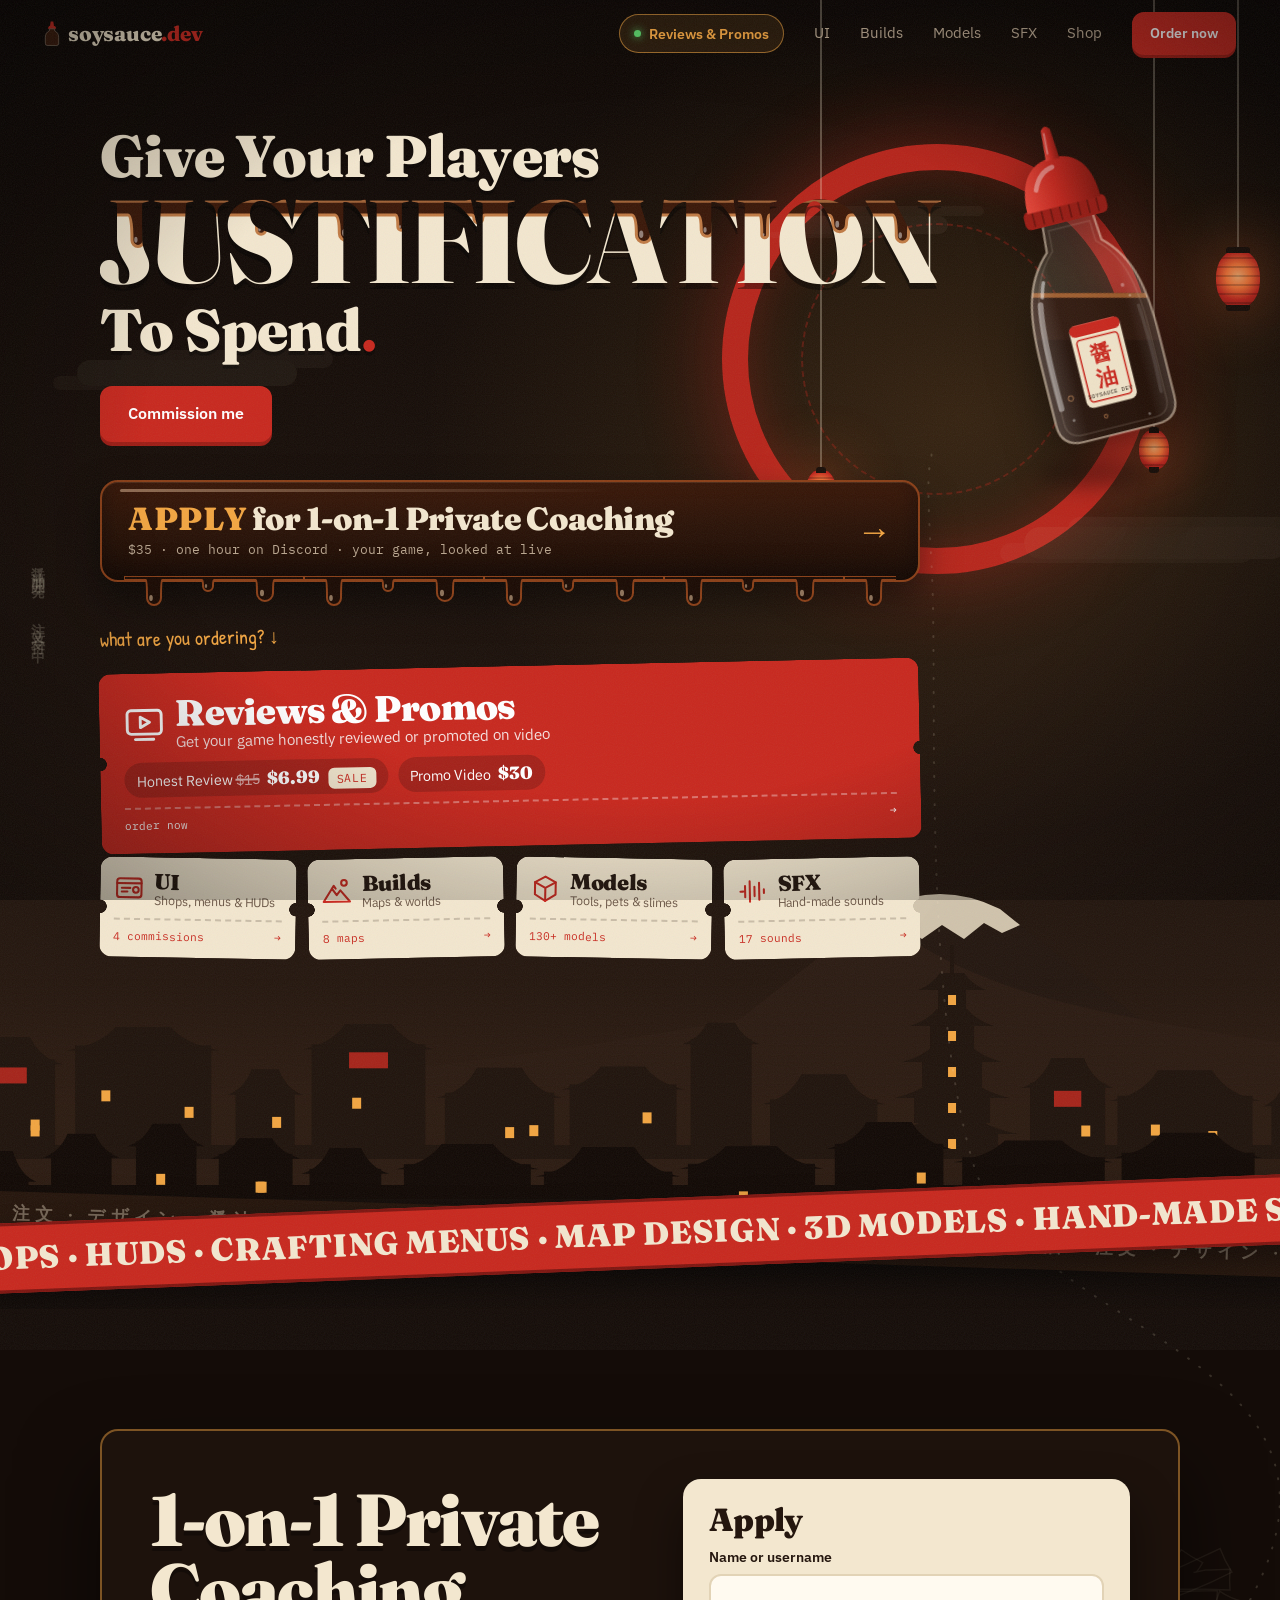
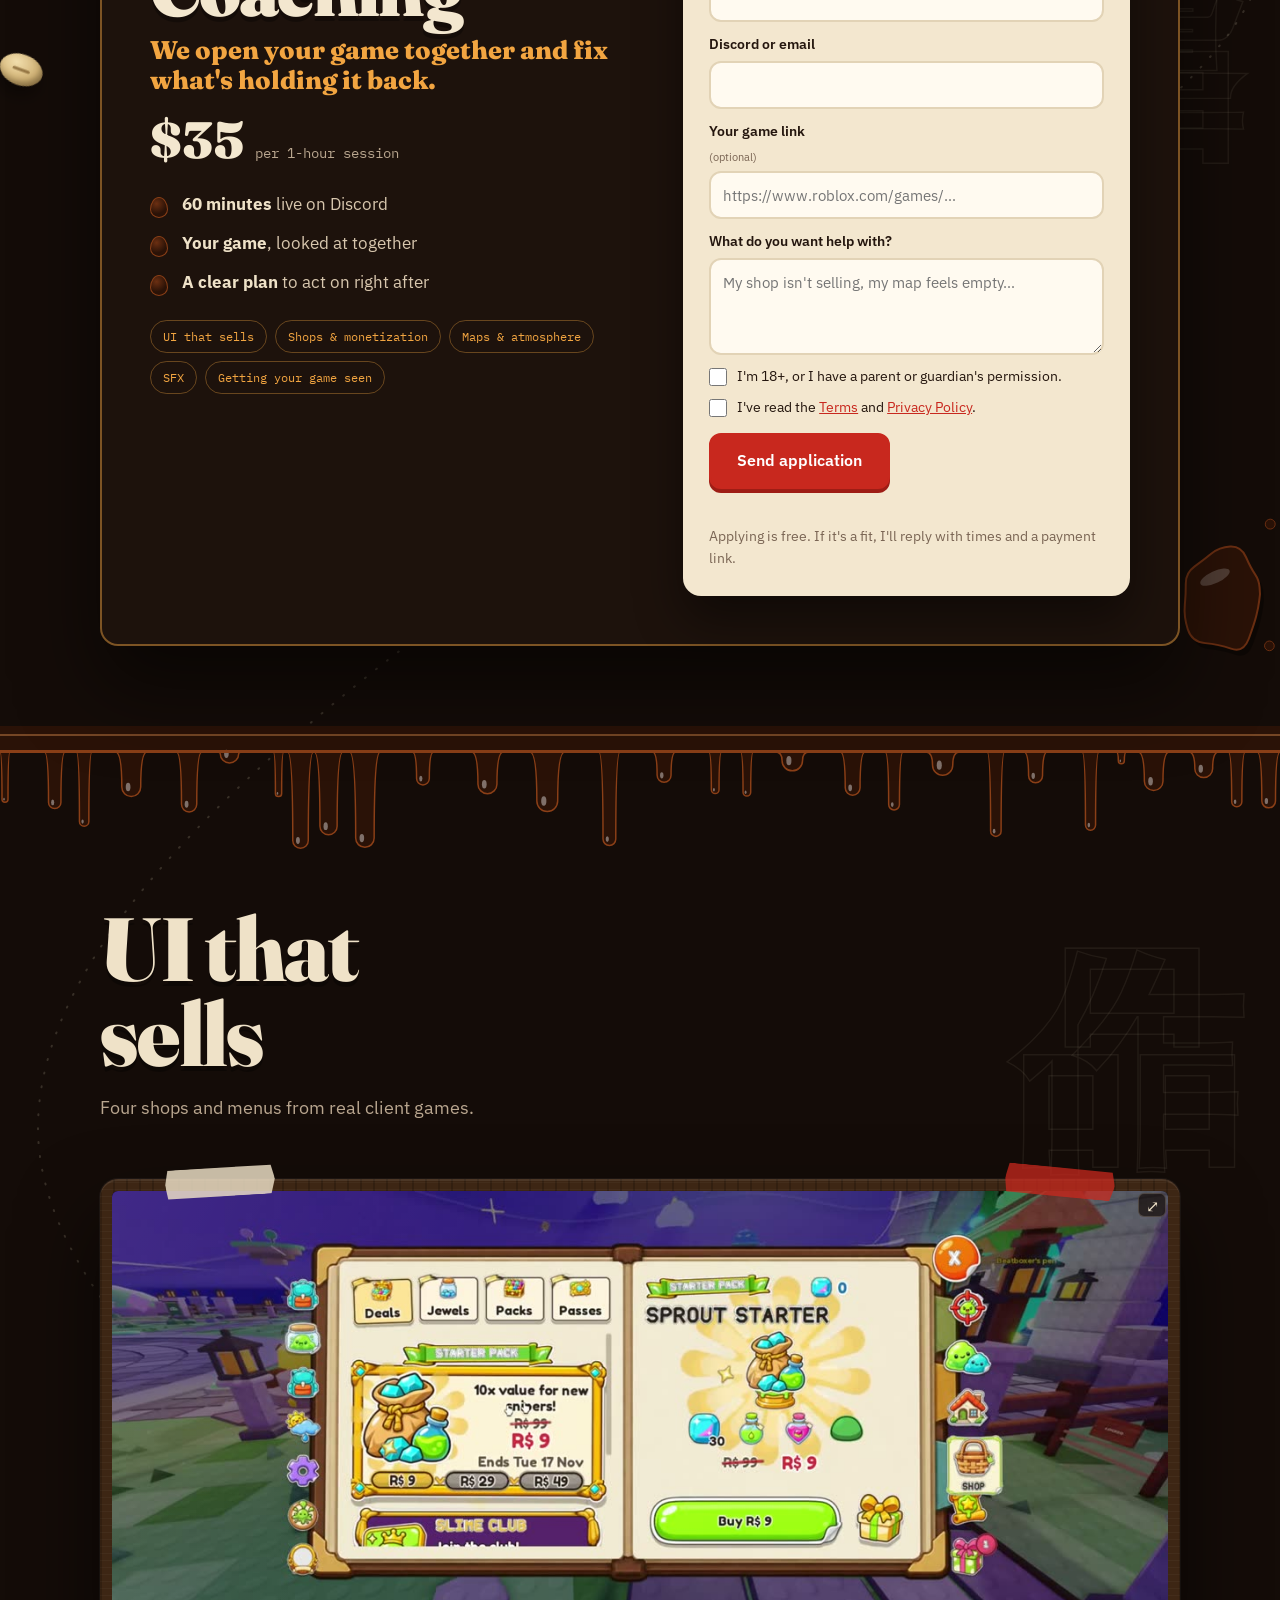
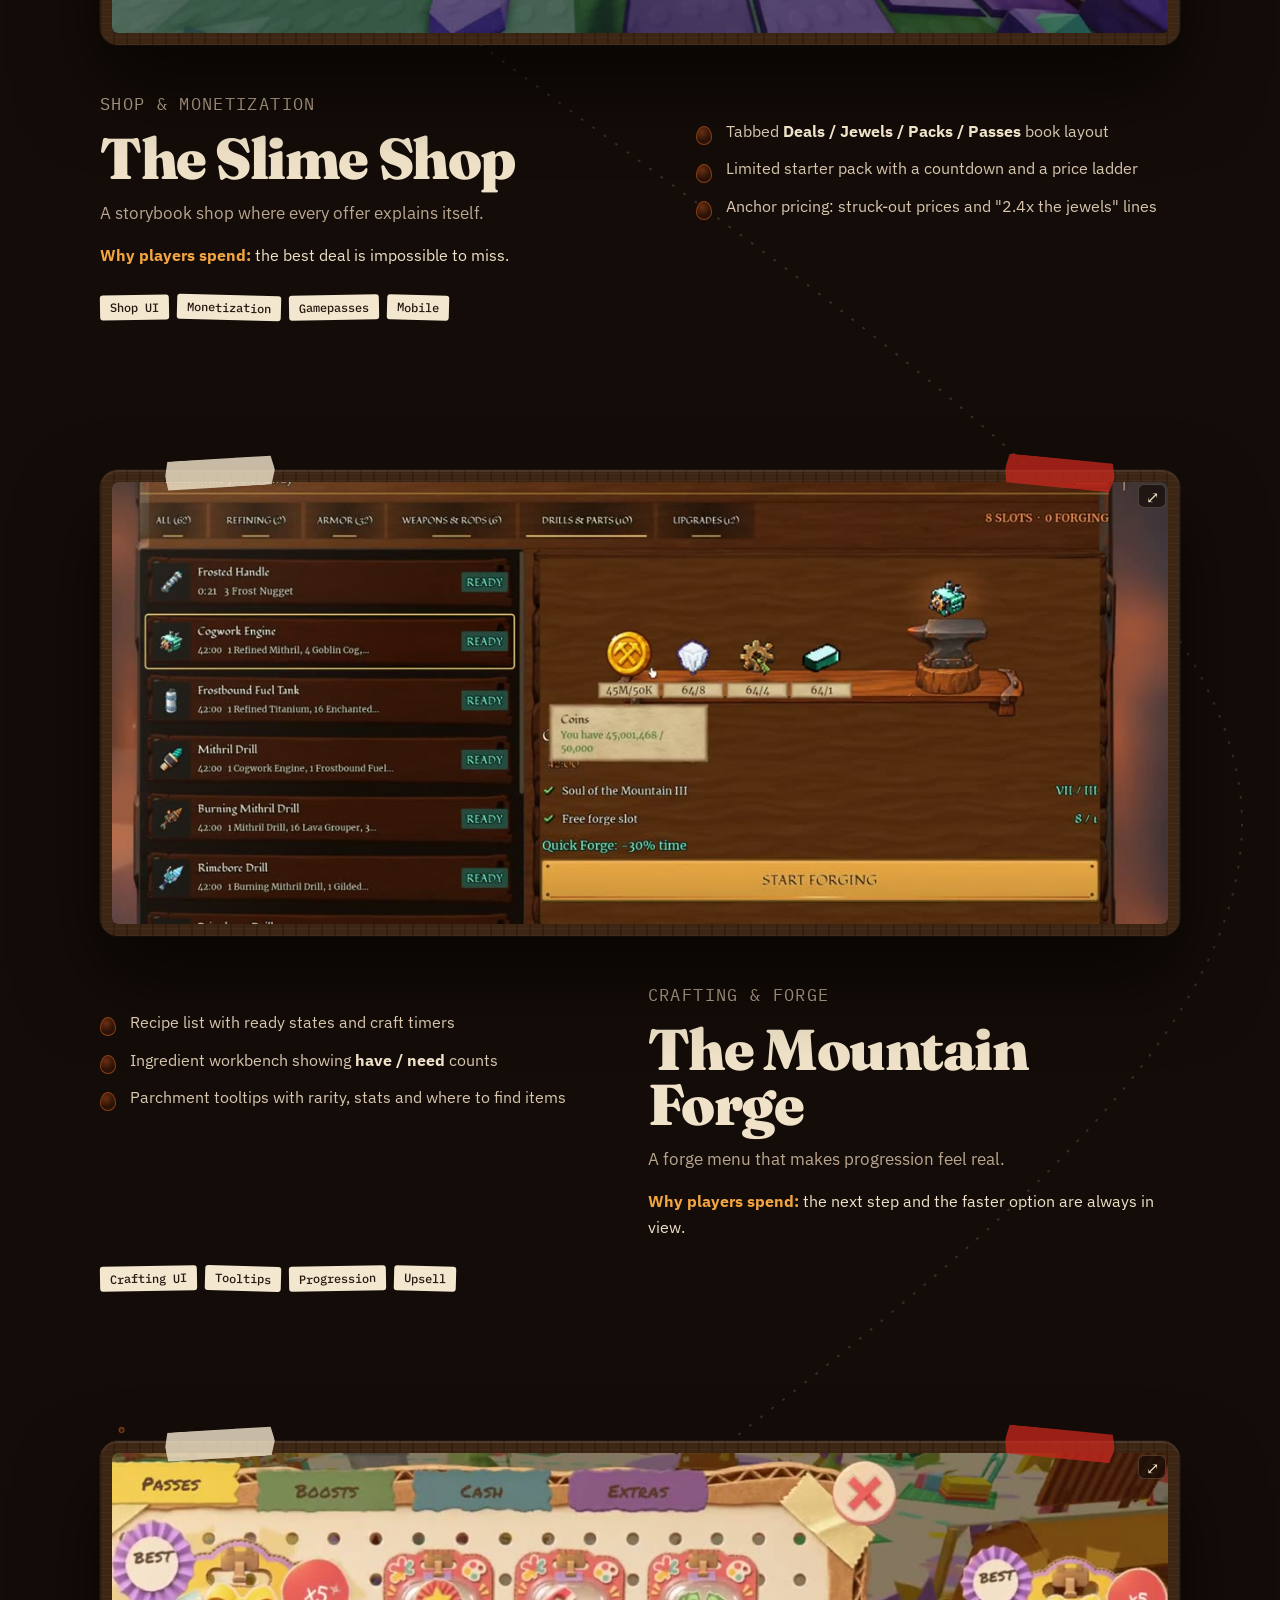
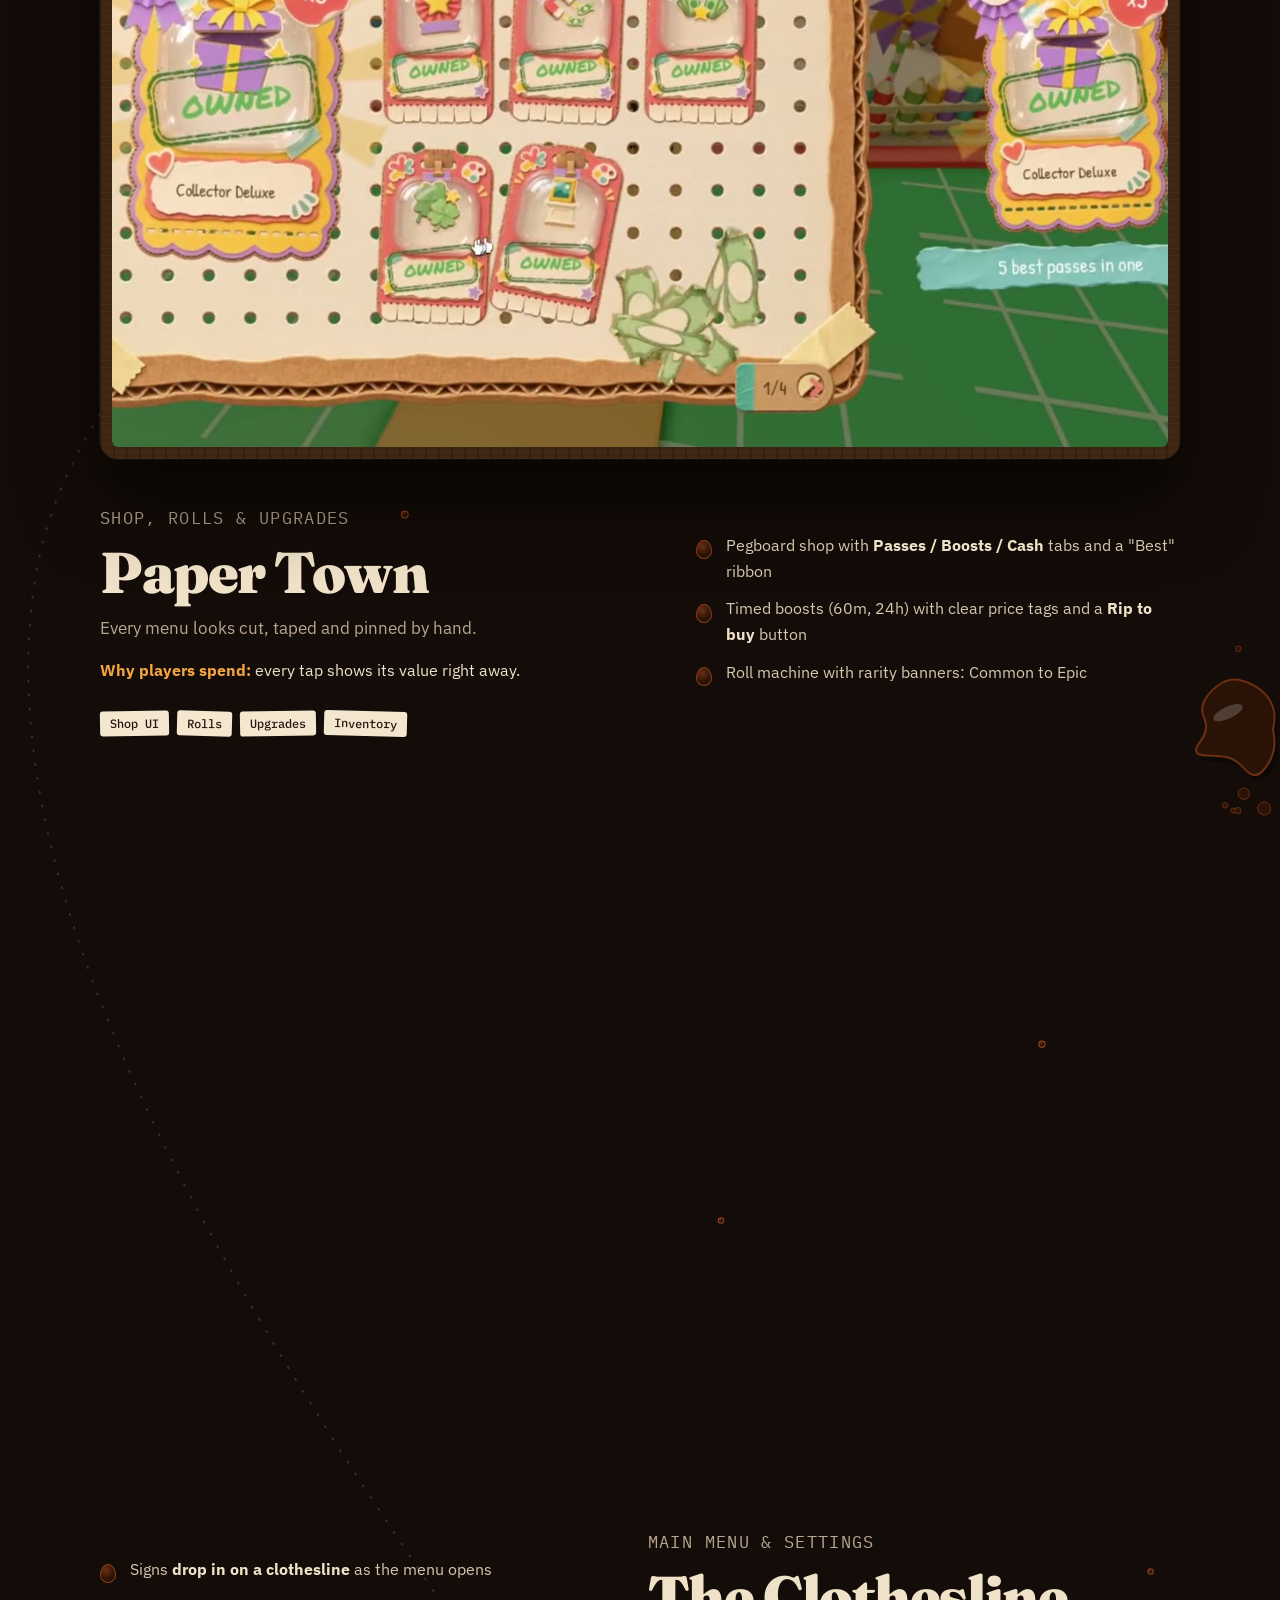
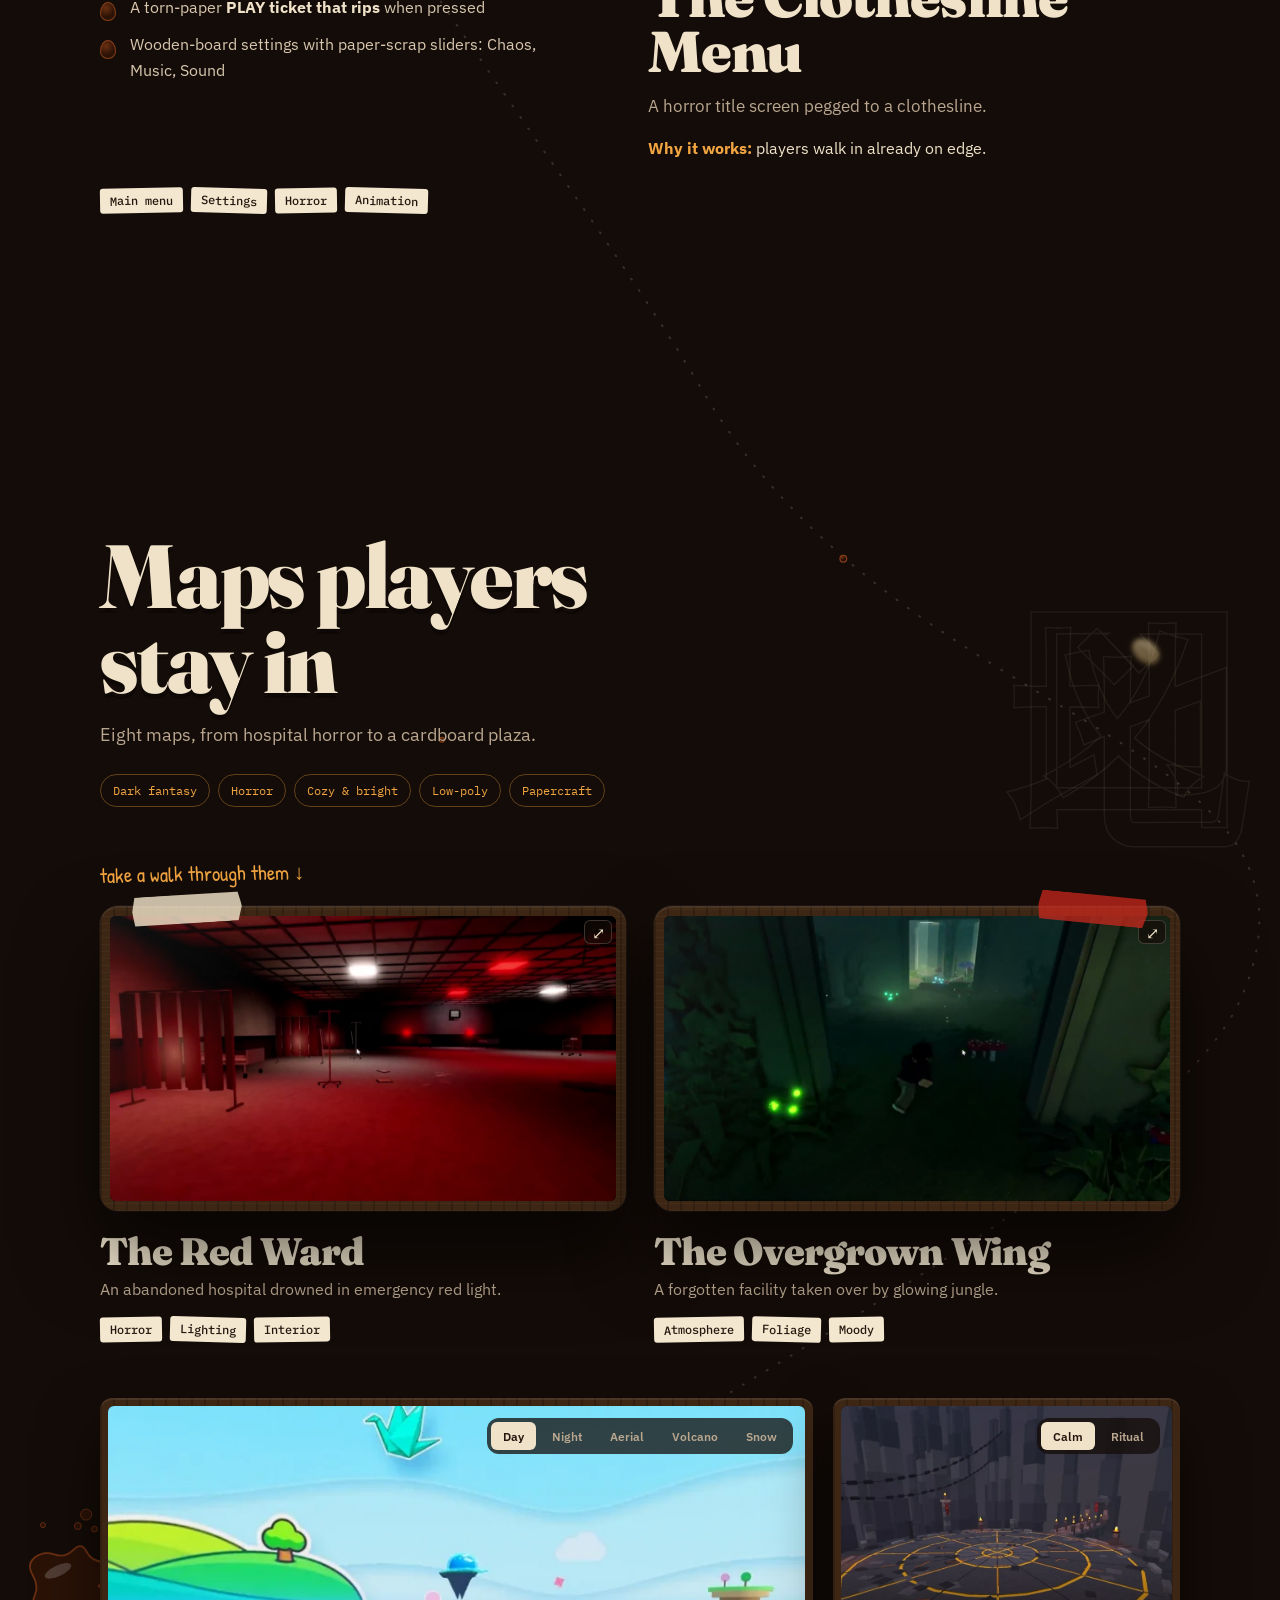
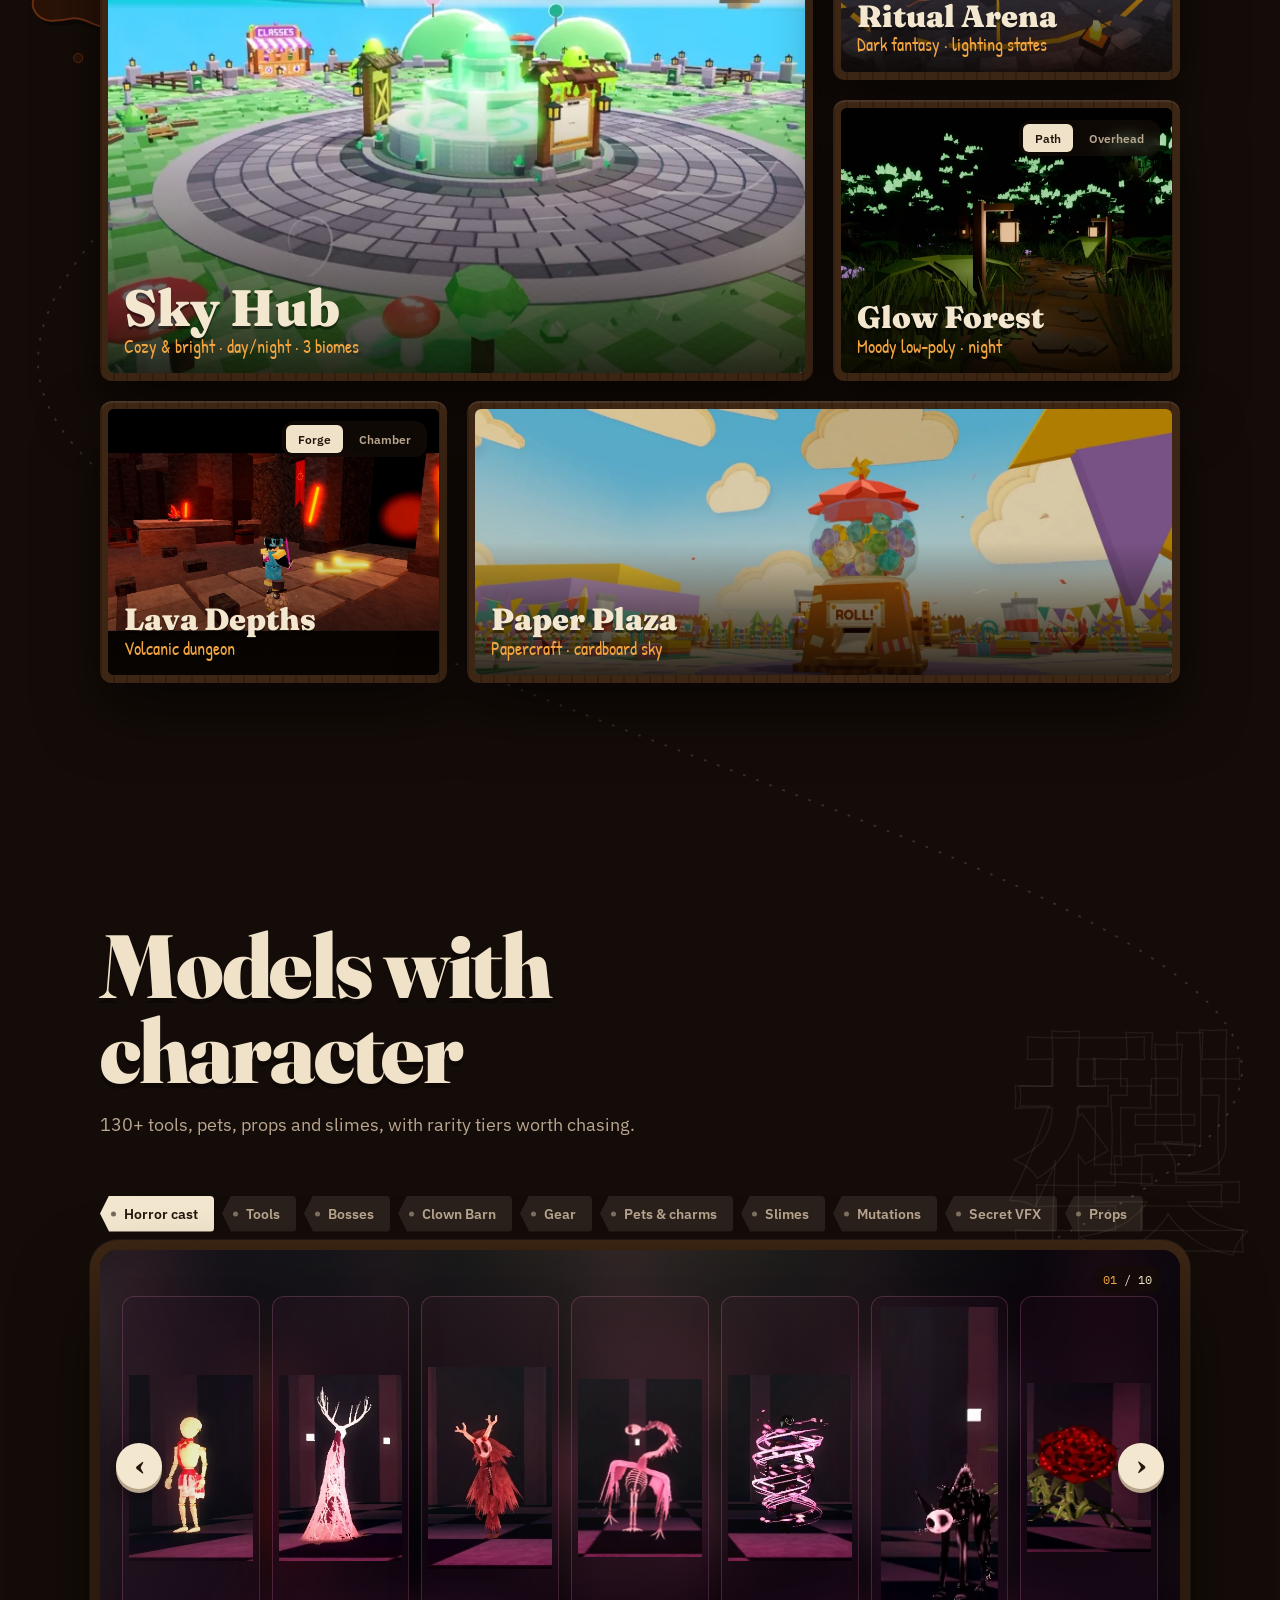
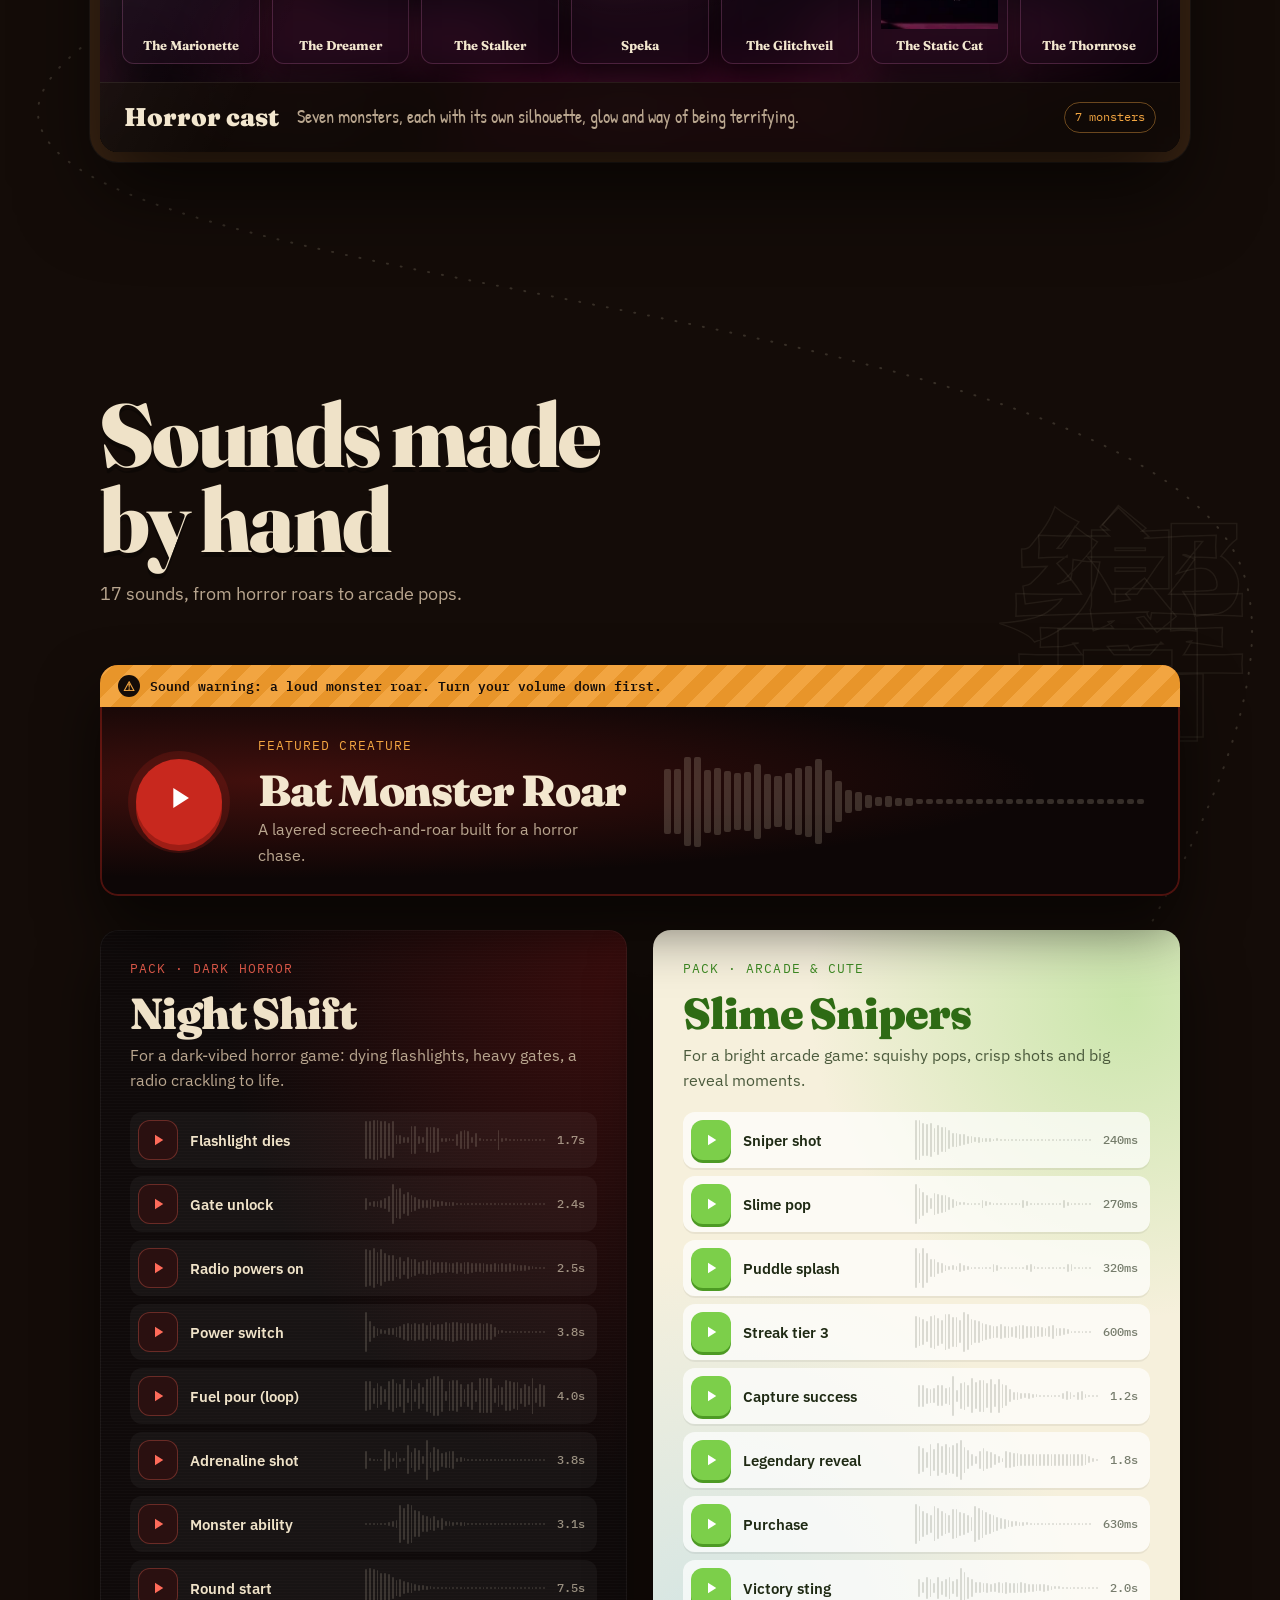
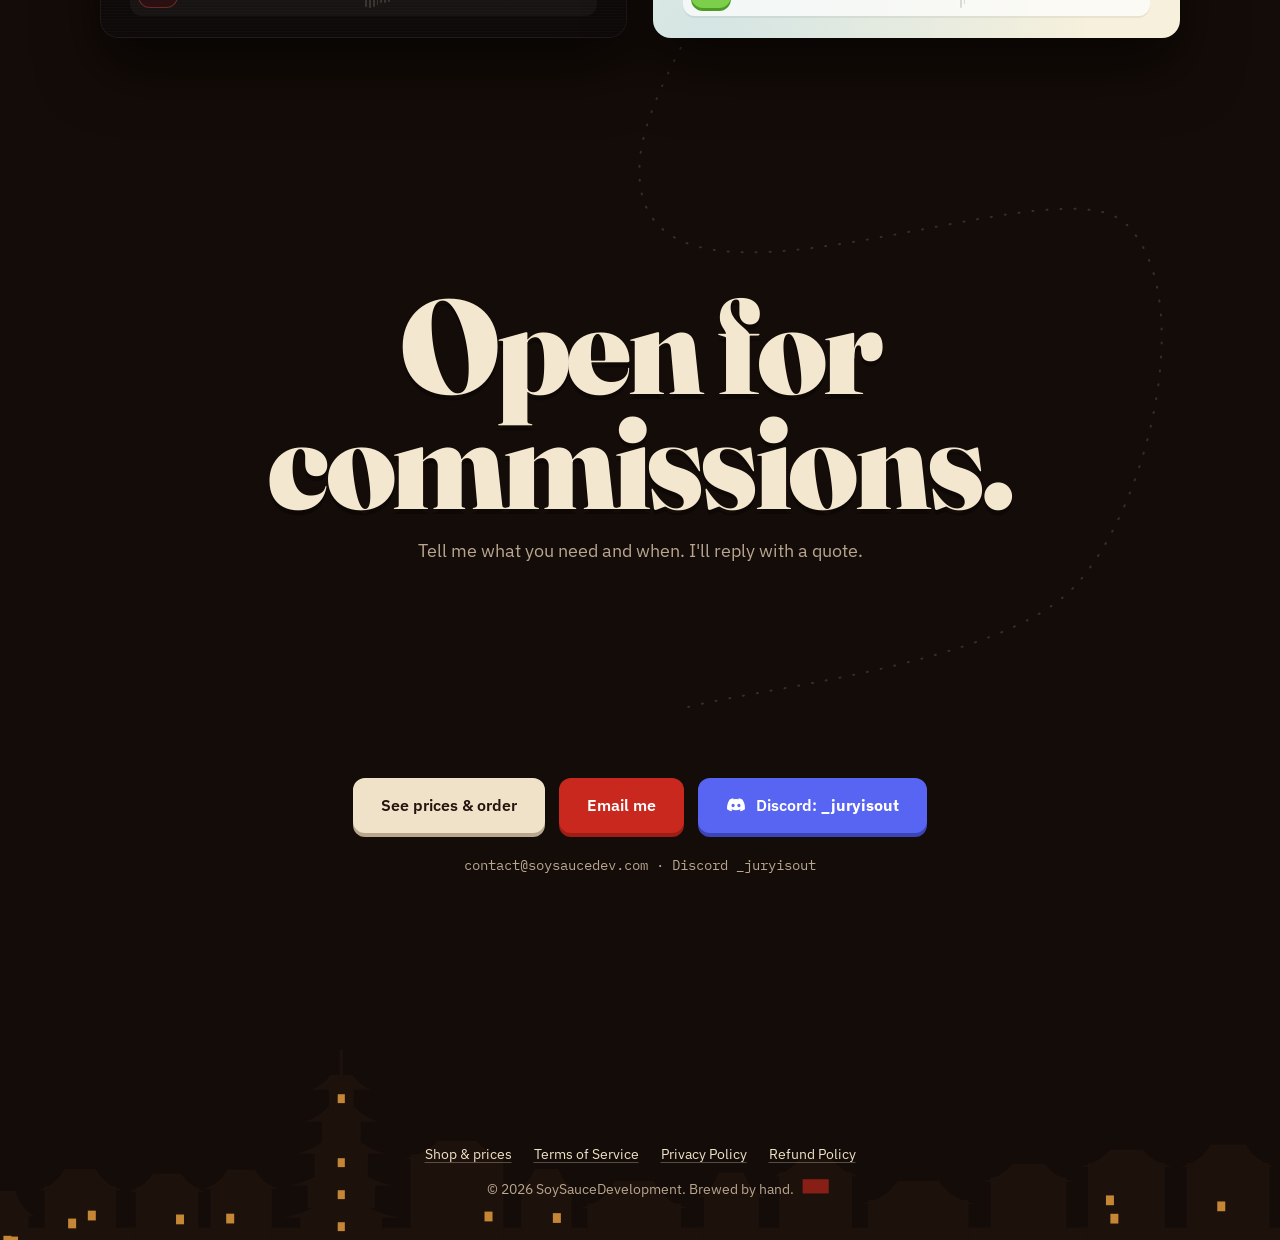
<file: index.html>
<!doctype html>
<html lang="en">
<head>
  <meta charset="utf-8">
  <meta name="viewport" content="width=device-width, initial-scale=1">
  <title>SoySauceDevelopment | Roblox UI, Builds, Models &amp; SFX</title>
  <meta name="description" content="UI that gives your players justification to spend. Commissioned Roblox UI, map design, 3D models and hand-made SFX by SoySauceDevelopment.">
  <meta property="og:title" content="SoySauceDevelopment | Roblox UI, Builds, Models &amp; SFX">
  <meta property="og:description" content="UI that gives your players justification to spend.">
  <meta property="og:image" content="media/slime-shop.jpg">
  <meta name="theme-color" content="#140c08">
  <link rel="icon" href="data:image/svg+xml,<svg xmlns='http://www.w3.org/2000/svg' viewBox='0 0 100 100'><text y='.9em' font-size='90'>🍶</text></svg>">
  <link rel="preconnect" href="https://fonts.googleapis.com">
  <link rel="preconnect" href="https://fonts.gstatic.com" crossorigin>
  <link href="https://fonts.googleapis.com/css2?family=Fraunces:opsz,wght@9..144,600;9..144,800;9..144,900&family=IBM+Plex+Sans:wght@400;500;600&family=IBM+Plex+Mono:wght@500&family=Patrick+Hand&display=swap" rel="stylesheet">
  <link rel="stylesheet" href="style.css">
</head>
<body>
  <div class="grain" aria-hidden="true"></div>
  <div class="vignette" aria-hidden="true"></div>

  <!-- The soy sauce stream: built from the .pour-pt markers by script.js -->
  <svg id="pour" aria-hidden="true">
    <defs>
      <filter id="tipGlow" x="-200%" y="-200%" width="500%" height="500%">
        <feGaussianBlur stdDeviation="5" result="b"/>
        <feMerge><feMergeNode in="b"/><feMergeNode in="SourceGraphic"/></feMerge>
      </filter>
      <radialGradient id="dropShade" cx="35%" cy="30%" r="75%">
        <stop offset="0" stop-color="#6b2f12"/><stop offset=".5" stop-color="#2a1207"/><stop offset="1" stop-color="#120602"/>
      </radialGradient>
    </defs>
    <path id="track"/>
    <path id="soyShadow" class="soy-line"/>
    <path id="soyEdge" class="soy-line"/>
    <path id="soy" class="soy-line"/>
    <path id="soyHi" class="soy-line"/>
    <path id="soyHi2" class="soy-line"/>
    <g id="glints"></g>
    <g id="drops"></g>
    <g id="tip">
      <path class="drop" d="M0 -16C5 -8 10 -2 10 4a10 10 0 0 1-20 0c0-6 5-12 10-20z"/>
      <ellipse cx="-4" cy="2" rx="2.6" ry="4" class="shine"/>
      <circle cx="3.5" cy="7" r="1.3" class="shine2"/>
    </g>
  </svg>

  <header class="nav">
    <a href="#top" class="logo">
      <svg viewBox="0 0 24 40" aria-hidden="true"><path d="M10 2h4l1 7H9z" fill="#c8281e"/><path d="M6 12c0-3 3-4 6-4s6 1 6 4v1H6z" fill="#c8281e"/><path d="M8 13h8v3c4 2 6 5 6 10v9q0 3-3 3H5q-3 0-3-3v-9c0-5 2-8 6-10z" fill="#3a1a0b" stroke="#efe2c8" stroke-opacity=".5"/></svg>
      <b>soysauce<span>.dev</span></b>
    </a>
    <nav>
      <a href="shop.html#reviews" class="nav-feature"><i aria-hidden="true"></i>Reviews &amp; Promos</a>
      <a href="#work">UI</a>
      <a href="#maps">Builds</a>
      <a href="#models">Models</a>
      <a href="#sfx">SFX</a>
      <a href="shop.html">Shop</a>
      <a href="shop.html" class="btn small">Order now</a>
    </nav>
  </header>

  <main id="top">
    <!-- ============ HERO ============ -->
    <section class="hero">
      <div class="layer sky" aria-hidden="true"></div>
      <div class="layer sun" data-speed="0.55" data-mouse="10" aria-hidden="true"><i></i></div>
      <div class="layer clouds" data-speed="0.48" data-mouse="16" aria-hidden="true"><span style="--x:6%;--y:30%;--s:1"></span><span style="--x:62%;--y:18%;--s:.7"></span><span style="--x:80%;--y:44%;--s:1.2"></span></div>
      <svg class="layer fuji" data-speed="0.42" data-mouse="22" viewBox="0 0 1440 400" preserveAspectRatio="xMidYMax slice" aria-hidden="true">
        <g transform="translate(300 50)">
          <path d="M-500 400V300h500c200-20 360-40 520-70l140-110q60-30 120 0l140 110c160 30 320 50 520 60v110z" fill="#2b1b12"/>
          <path d="M720 104l60 16 140 110c-90-16-170-40-230-80z" fill="#000" opacity=".18"/>
          <path d="M640 136l20-16q60-30 120 0l20 16-18 8-18-10-20 16-22-14-20 14-18-12-20 10z" fill="#efe2c8" opacity=".85"/>
        </g>
      </svg>
      <div class="layer mist" data-speed="0.36" aria-hidden="true"></div>
      <svg class="layer town far" data-speed="0.3" data-mouse="30" preserveAspectRatio="xMidYMax slice" aria-hidden="true"></svg>
      <svg class="layer town near" data-speed="0.16" data-mouse="44" preserveAspectRatio="xMidYMax slice" aria-hidden="true"></svg>
      <div class="lanterns" data-speed="0.08" data-mouse="60" aria-hidden="true">
        <span class="lantern" style="--x:95%;--len:250px;--d:0s"></span>
        <span class="lantern sm" style="--x:63%;--len:470px;--d:-1.3s"></span>
        <span class="lantern sm" style="--x:89%;--len:430px;--d:-2.1s"></span>
      </div>
      <div class="embers" aria-hidden="true"></div>
      <p class="vert" aria-hidden="true">醤油開発 · 注文受付中</p>

      <div class="hero-copy">
        <h1>
          <span class="l1">Give Your Players</span>
          <span class="l2" id="coat">JUSTIFICATION</span>
          <span class="l3">To Spend<b class="dot">.</b></span>
        </h1>
        <div class="cta">
          <a class="btn red" href="#contact">Commission me</a>
        </div>
        <a href="#coaching" class="coach-cta">
          <span class="coach-cta-text"><b>APPLY</b> for 1-on-1 Private Coaching</span>
          <span class="coach-cta-meta mono">$35 · one hour on Discord · your game, looked at live</span>
          <span class="coach-cta-arrow" aria-hidden="true">→</span>
        </a>
        <nav class="order" aria-label="Jump to my work">
          <p class="hand order-title">what are you ordering? ↓</p>
          <div class="order-grid">
            <a href="shop.html#reviews" class="ticket featured">
              <svg viewBox="0 0 32 32" aria-hidden="true"><rect x="3" y="6" width="26" height="18" rx="3"/><path d="M13 11v8l7-4z"/><path d="M9 28h14"/></svg>
              <b>Reviews &amp; Promos</b><span>Get your game honestly reviewed or promoted on video</span><span class="prices-row"><i>Honest Review <s>$15</s> <strong>$6.99</strong> <small class="sale-tag">sale</small></i><i>Promo Video <strong>$30</strong></i></span><em class="mono">order now</em>
            </a>
            <a href="#work" class="ticket">
              <svg viewBox="0 0 32 32" aria-hidden="true"><rect x="3" y="5" width="26" height="20" rx="3"/><path d="M3 10h26M8 15h9M8 19h6"/><circle cx="23" cy="17" r="3"/></svg>
              <b>UI</b><span>Shops, menus &amp; HUDs</span><em class="mono">4 commissions</em>
            </a>
            <a href="#maps" class="ticket">
              <svg viewBox="0 0 32 32" aria-hidden="true"><path d="M2 27l9-14 5 7 4-5 10 12z"/><path d="M11 13l2-3 2 3"/><circle cx="24" cy="7" r="3"/></svg>
              <b>Builds</b><span>Maps &amp; worlds</span><em class="mono">8 maps</em>
            </a>
            <a href="#models" class="ticket">
              <svg viewBox="0 0 32 32" aria-hidden="true"><path d="M16 3l11 6v13l-11 7-11-7V9z"/><path d="M5 9l11 6 11-6M16 15v14"/></svg>
              <b>Models</b><span>Tools, pets &amp; slimes</span><em class="mono">130+ models</em>
            </a>
            <a href="#sfx" class="ticket">
              <svg viewBox="0 0 32 32" aria-hidden="true"><path d="M3 16h3M8 10v12M13 5v22M18 11v10M23 7v18M28 14v4"/></svg>
              <b>SFX</b><span>Hand-made sounds</span><em class="mono">17 sounds</em>
            </a>
          </div>
        </nav>
      </div>

      <div class="bottle-wrap" aria-hidden="true">
        <div class="bottle-shadow"></div>
        <svg id="bottle" viewBox="0 0 120 280">
          <defs>
            <clipPath id="bodyClip">
              <path d="M38 84h44l2 24c24 22 28 52 28 92v52q0 20-20 20H28q-20 0-20-20v-52c0-40 4-70 28-92z"/>
            </clipPath>
            <linearGradient id="glass" x1="0" x2="1">
              <stop offset="0" stop-color="#fff" stop-opacity=".22"/><stop offset=".25" stop-color="#fff" stop-opacity=".04"/>
              <stop offset=".8" stop-color="#fff" stop-opacity=".02"/><stop offset="1" stop-color="#fff" stop-opacity=".16"/>
            </linearGradient>
            <linearGradient id="capShade" x1="0" x2="1">
              <stop offset="0" stop-color="#e8483a"/><stop offset=".45" stop-color="#c8281e"/><stop offset="1" stop-color="#8a1810"/>
            </linearGradient>
          </defs>
          <path d="M38 84h44l2 24c24 22 28 52 28 92v52q0 20-20 20H28q-20 0-20-20v-52c0-40 4-70 28-92z" fill="rgba(255,236,210,.08)"/>
          <g clip-path="url(#bodyClip)">
            <g id="liquid">
              <rect id="liqBody" x="-300" y="150" width="720" height="720" fill="#2a1207"/>
              <rect id="liqDeep" x="-300" y="190" width="720" height="720" fill="#160801" opacity=".55"/>
              <rect id="surface" x="-300" y="150" width="720" height="4" fill="#b0642e" opacity=".85"/>
              <g id="bubbles" fill="none" stroke="#d08a52" stroke-opacity=".55">
                <circle cx="40" cy="240" r="2.2"/><circle cx="70" cy="255" r="1.5"/><circle cx="58" cy="225" r="1.2"/><circle cx="84" cy="236" r="1.8"/>
              </g>
            </g>
          </g>
          <path d="M38 84h44l2 24c24 22 28 52 28 92v52q0 20-20 20H28q-20 0-20-20v-52c0-40 4-70 28-92z" fill="url(#glass)"/>
          <path d="M38 84h44l2 24c24 22 28 52 28 92v52q0 20-20 20H28q-20 0-20-20v-52c0-40 4-70 28-92z" fill="none" stroke="rgba(255,236,210,.5)" stroke-width="2"/>
          <path d="M42 90h36l1 18c22 20 26 50 26 90v54q0 14-14 14H29q-14 0-14-14v-54c0-40 4-70 26-90z" fill="none" stroke="rgba(255,236,210,.12)" stroke-width="1.5"/>
          <path d="M20 150c-4 20-5 50-4 90" stroke="#fff" stroke-opacity=".4" stroke-width="5" stroke-linecap="round" fill="none"/>
          <path d="M27 132c-2 4-3 8-4 12" stroke="#fff" stroke-opacity=".5" stroke-width="3" stroke-linecap="round" fill="none"/>
          <path d="M101 170c2 22 2 50 1 76" stroke="#fff" stroke-opacity=".12" stroke-width="3" stroke-linecap="round" fill="none"/>
          <g fill="#fff" opacity=".35"><circle cx="92" cy="150" r="1.6"/><circle cx="96" cy="160" r="1"/><circle cx="24" cy="252" r="1.3"/><circle cx="88" cy="262" r="1.1"/></g>
          <rect x="38" y="174" width="44" height="72" rx="6" fill="#efe2c8"/>
          <rect x="38" y="174" width="44" height="10" rx="5" fill="#c8281e"/>
          <rect x="42" y="187" width="36" height="54" rx="3" fill="none" stroke="#c8281e" stroke-width="1.3"/>
          <text x="60" y="208" text-anchor="middle" font-size="18" fill="#c8281e" font-family="serif" font-weight="700">醤</text>
          <text x="60" y="229" text-anchor="middle" font-size="18" fill="#c8281e" font-family="serif" font-weight="700">油</text>
          <text x="60" y="238" text-anchor="middle" font-size="4.6" fill="#24160e" font-family="monospace" letter-spacing=".5">SOYSAUCE DEV</text>
          <rect x="24" y="70" width="72" height="16" rx="5" fill="#9e1d15"/>
          <g stroke="#6e130d" stroke-width="1.4"><path d="M32 72v12M40 72v12M48 72v12M56 72v12M64 72v12M72 72v12M80 72v12M88 72v12"/></g>
          <path d="M28 72c0-28 12-42 32-42s32 14 32 42z" fill="url(#capShade)"/>
          <path d="M40 54c4-10 10-15 18-16" stroke="#fff" stroke-opacity=".4" stroke-width="4" stroke-linecap="round" fill="none"/>
          <path d="M54 32l2-26q4-6 8 0l2 26z" fill="url(#capShade)"/>
          <path d="M57 26l1-17" stroke="#fff" stroke-opacity=".35" stroke-width="1.6" stroke-linecap="round"/>
          <circle id="nozzle" cx="60" cy="3" r="1" fill="none"/>
        </svg>
      </div>

      <i class="pour-pt" style="left:76%;top:97%"></i>
    </section>

    <!-- ============ MARQUEE ============ -->
    <div class="ribbons" aria-hidden="true">
      <div class="ribbon back"><div class="track"><span>醤油 · 注文 · デザイン · 醤油 · 注文 · デザイン · 醤油 · 注文 · デザイン · 醤油 · 注文 · デザイン · </span><span>醤油 · 注文 · デザイン · 醤油 · 注文 · デザイン · 醤油 · 注文 · デザイン · 醤油 · 注文 · デザイン · </span></div></div>
      <div class="ribbon front"><div class="track"><span>SHOPS · HUDS · CRAFTING MENUS · MAP DESIGN · 3D MODELS · HAND-MADE SFX · HORROR · COZY · ARCADE · </span><span>SHOPS · HUDS · CRAFTING MENUS · MAP DESIGN · 3D MODELS · HAND-MADE SFX · HORROR · COZY · ARCADE · </span></div></div>
    </div>

    <!-- ============ COACHING ============ -->
    <section id="coaching" class="coaching">
      <div class="decor" aria-hidden="true">
        <span class="bean" data-depth=".35" style="left:4%;top:20%;--s:1.3;--r:20deg"></span>
        <span class="splat" data-depth=".25" data-seed="12" style="left:91%;top:70%;--s:1"></span>
      </div>
      <span class="kanji" aria-hidden="true">指導</span>
      <div class="wrap">
        <div class="coach-card">
          <div class="coach-info">
            <h2>1-on-1 Private Coaching</h2>
            <p class="coach-sub">We open your game together and fix what's holding it back.</p>
            <p class="coach-price"><b>$35</b><span>per 1-hour session</span></p>
            <ul class="coach-points">
              <li><b>60 minutes</b> live on Discord</li>
              <li><b>Your game</b>, looked at together</li>
              <li><b>A clear plan</b> to act on right after</li>
            </ul>
            <ul class="styles mono"><li>UI that sells</li><li>Shops &amp; monetization</li><li>Maps &amp; atmosphere</li><li>SFX</li><li>Getting your game seen</li></ul>
          </div>
          <form class="coach-form" data-mailto="contact@soysaucedev.com" data-subject="Coaching application" novalidate>
            <h3>Apply</h3>
            <label>Name or username<input name="Name" required maxlength="80" autocomplete="nickname"></label>
            <label>Discord or email<input name="Contact" required maxlength="120"></label>
            <label>Your game link <small>(optional)</small><input name="Game link" type="url" maxlength="300" placeholder="https://www.roblox.com/games/…"></label>
            <label>What do you want help with?<textarea name="Wants help with" required maxlength="1200" rows="3" placeholder="My shop isn't selling, my map feels empty…"></textarea></label>
            <label class="agree"><input type="checkbox" data-check="18+ or has a parent or guardian's permission" required> <span>I'm 18+, or I have a parent or guardian's permission.</span></label>
            <label class="agree"><input type="checkbox" data-check="Has read the Terms and Privacy Policy" required> <span>I've read the <a href="terms.html">Terms</a> and <a href="privacy.html">Privacy Policy</a>.</span></label>
            <button class="btn red" type="submit">Send application</button>
            <p class="form-msg mono" role="status" aria-live="polite"></p>
            <p class="coach-note">Applying is free. If it's a fit, I'll reply with times and a payment link.</p>
          </form>
        </div>
      </div>
      <i class="pour-pt" style="left:97%;top:30%"></i>
    </section>

    <!-- ============ WORK ============ -->
    <section id="work" class="work">
      <svg class="drip-band" data-seed="11" aria-hidden="true"></svg>
      <div class="decor" aria-hidden="true">
        <span class="bean" data-depth=".35" style="left:6%;top:14%;--s:1.4;--r:30deg"></span>
        <span class="bean far" data-depth=".15" style="left:90%;top:22%;--s:.8;--r:-20deg"></span>
        <span class="splat" data-depth=".25" data-seed="3" style="left:92%;top:58%;--s:1"></span>
        <span class="bean near" data-depth=".6" style="left:2%;top:66%;--s:2.2;--r:70deg"></span>
        <span class="bean far" data-depth=".12" style="left:48%;top:88%;--s:.7;--r:10deg"></span>
      </div>
      <span class="kanji" aria-hidden="true">作品</span>
      <div class="wrap">
        <header class="sec-head">
          <h2>UI that<br>sells</h2>
          <p class="lead">Four shops and menus from real client games.</p>
        </header>

        <article class="case">
          <div class="frame" data-video>
            <button class="expand" aria-label="Open video larger">⤢</button>
            <div class="screen"><video muted loop playsinline preload="none" poster="media/slime-shop.jpg"><source src="media/slime-shop.mp4" type="video/mp4"></video></div>
            <span class="tape t-l"></span><span class="tape t-r"></span>
          </div>
          <div class="case-info">
            <div class="case-title">
              <p class="mono label">Shop &amp; monetization</p>
              <h3>The Slime Shop</h3>
              <p>A storybook shop where every offer explains itself.</p>
              <p class="why"><b>Why players spend:</b> the best deal is impossible to miss.</p>
            </div>
            <ul class="built">
              <li>Tabbed <b>Deals / Jewels / Packs / Passes</b> book layout</li>
              <li>Limited starter pack with a countdown and a price ladder</li>
              <li>Anchor pricing: struck-out prices and "2.4x the jewels" lines</li>
            </ul>
          </div>
          <ul class="tags"><li>Shop UI</li><li>Monetization</li><li>Gamepasses</li><li>Mobile</li></ul>
        </article>

        <article class="case flip">
          <div class="frame" data-video>
            <button class="expand" aria-label="Open video larger">⤢</button>
            <div class="screen"><video muted loop playsinline preload="none" poster="media/forge-ui.jpg"><source src="media/forge-ui.mp4" type="video/mp4"></video></div>
            <span class="tape t-l"></span><span class="tape t-r"></span>
          </div>
          <div class="case-info">
            <div class="case-title">
              <p class="mono label">Crafting &amp; forge</p>
              <h3>The Mountain Forge</h3>
              <p>A forge menu that makes progression feel real.</p>
              <p class="why"><b>Why players spend:</b> the next step and the faster option are always in view.</p>
            </div>
            <ul class="built">
              <li>Recipe list with ready states and craft timers</li>
              <li>Ingredient workbench showing <b>have / need</b> counts</li>
              <li>Parchment tooltips with rarity, stats and where to find items</li>
            </ul>
          </div>
          <ul class="tags"><li>Crafting UI</li><li>Tooltips</li><li>Progression</li><li>Upsell</li></ul>
        </article>

        <article class="case">
          <div class="frame" data-video>
            <button class="expand" aria-label="Open video larger">⤢</button>
            <div class="screen wide16"><video muted loop playsinline preload="none" poster="media/papercraft-ui.jpg"><source src="media/papercraft-ui.mp4" type="video/mp4"></video></div>
            <span class="tape t-l"></span><span class="tape t-r"></span>
          </div>
          <div class="case-info">
            <div class="case-title">
              <p class="mono label">Shop, rolls &amp; upgrades</p>
              <h3>Paper Town</h3>
              <p>Every menu looks cut, taped and pinned by hand.</p>
              <p class="why"><b>Why players spend:</b> every tap shows its value right away.</p>
            </div>
            <ul class="built">
              <li>Pegboard shop with <b>Passes / Boosts / Cash</b> tabs and a "Best" ribbon</li>
              <li>Timed boosts (60m, 24h) with clear price tags and a <b>Rip to buy</b> button</li>
              <li>Roll machine with rarity banners: Common to Epic</li>
            </ul>
          </div>
          <ul class="tags"><li>Shop UI</li><li>Rolls</li><li>Upgrades</li><li>Inventory</li></ul>
        </article>

        <article class="case flip">
          <div class="frame" data-video>
            <button class="expand" aria-label="Open video larger">⤢</button>
            <div class="screen menu-crop"><video muted loop playsinline preload="none" poster="media/horror-menu.jpg"><source src="media/horror-menu.mp4" type="video/mp4"></video></div>
            <span class="tape t-l"></span><span class="tape t-r"></span>
          </div>
          <div class="case-info">
            <div class="case-title">
              <p class="mono label">Main menu &amp; settings</p>
              <h3>The Clothesline Menu</h3>
              <p>A horror title screen pegged to a clothesline.</p>
              <p class="why"><b>Why it works:</b> players walk in already on edge.</p>
            </div>
            <ul class="built">
              <li>Signs <b>drop in on a clothesline</b> as the menu opens</li>
              <li>A torn-paper <b>PLAY ticket that rips</b> when pressed</li>
              <li>Wooden-board settings with paper-scrap sliders: Chaos, Music, Sound</li>
            </ul>
          </div>
          <ul class="tags"><li>Main menu</li><li>Settings</li><li>Horror</li><li>Animation</li></ul>
        </article>
      </div>
      <i class="pour-pt" style="left:3%;top:9%"></i>
      <i class="pour-pt" style="left:97%;top:38%"></i>
      <i class="pour-pt" style="left:3%;top:68%"></i>
      <i class="pour-pt" style="left:55%;top:100%"></i>
    </section>

    <!-- ============ MAPS ============ -->
    <section id="maps" class="maps">
      <div class="decor" aria-hidden="true">
        <span class="bean far" data-depth=".15" style="left:94%;top:8%;--s:.9;--r:40deg"></span>
        <span class="splat" data-depth=".28" data-seed="5" style="left:1%;top:46%;--s:.9"></span>
      </div>
      <span class="kanji" aria-hidden="true">地図</span>
      <div class="wrap">
        <header class="sec-head">
          <h2>Maps players<br>stay in</h2>
          <p class="lead">Eight maps, from hospital horror to a cardboard plaza.</p>
          <ul class="styles mono"><li>Dark fantasy</li><li>Horror</li><li>Cozy &amp; bright</li><li>Low-poly</li><li>Papercraft</li></ul>
        </header>

        <p class="hand walk-title">take a walk through them ↓</p>
        <div class="walks">
          <article class="walk">
            <div class="frame" data-video>
              <button class="expand" aria-label="Open video larger">⤢</button>
              <div class="screen wide16"><video muted loop playsinline preload="none" poster="media/maps/red-ward.jpg"><source src="media/maps/red-ward.mp4" type="video/mp4"></video></div>
              <span class="tape t-l"></span>
            </div>
            <div class="walk-info">
              <h3>The Red Ward</h3>
              <p>An abandoned hospital drowned in emergency red light.</p>
              <ul class="tags"><li>Horror</li><li>Lighting</li><li>Interior</li></ul>
            </div>
          </article>
          <article class="walk">
            <div class="frame" data-video>
              <button class="expand" aria-label="Open video larger">⤢</button>
              <div class="screen wide16"><video muted loop playsinline preload="none" poster="media/maps/overgrown.jpg"><source src="media/maps/overgrown.mp4" type="video/mp4"></video></div>
              <span class="tape t-r"></span>
            </div>
            <div class="walk-info">
              <h3>The Overgrown Wing</h3>
              <p>A forgotten facility taken over by glowing jungle.</p>
              <ul class="tags"><li>Atmosphere</li><li>Foliage</li><li>Moody</li></ul>
            </div>
          </article>
        </div>

        <div class="bento">
          <figure class="map big" data-map>
            <div class="shots">
              <img src="media/maps/sky-hub-day.webp" alt="Floating sky hub in daytime, a fountain plaza with fences and lanterns" class="on" loading="lazy">
              <img src="media/maps/sky-hub-night.webp" alt="The same sky hub at night, lit by glowing lanterns" loading="lazy">
              <img src="media/maps/sky-hub-aerial.webp" alt="Aerial view of the round sky hub island among clouds" loading="lazy">
              <img src="media/maps/sky-hub-volcano.webp" alt="The sky hub as a volcanic biome, with lava paths and an erupting volcano" loading="lazy">
              <img src="media/maps/sky-hub-snow.webp" alt="The sky hub as a snow biome, with ice cliffs, pine trees and falling snow" loading="lazy">
            </div>
            <div class="switch" role="group" aria-label="View"><button class="on">Day</button><button>Night</button><button>Aerial</button><button>Volcano</button><button>Snow</button></div>
            <figcaption><b>Sky Hub</b><span>Cozy &amp; bright · day/night · 3 biomes</span></figcaption>
          </figure>

          <figure class="map" data-map>
            <div class="shots">
              <img src="media/maps/arena-day.webp" alt="Stone ritual arena with golden floor runes and candle pillars" class="on" loading="lazy">
              <img src="media/maps/arena-ritual.webp" alt="The arena with the ritual active, runes glowing red-orange" loading="lazy">
            </div>
            <div class="switch" role="group" aria-label="View"><button class="on">Calm</button><button>Ritual</button></div>
            <figcaption><b>Ritual Arena</b><span>Dark fantasy · lighting states</span></figcaption>
          </figure>

          <figure class="map" data-map>
            <div class="shots">
              <img src="media/maps/glow-forest-path.webp" alt="Night forest path with lanterns and glowing leaves" class="on" loading="lazy">
              <img src="media/maps/glow-forest-top.webp" alt="Top-down view of the glowing forest and its winding paths" loading="lazy">
            </div>
            <div class="switch" role="group" aria-label="View"><button class="on">Path</button><button>Overhead</button></div>
            <figcaption><b>Glow Forest</b><span>Moody low-poly · night</span></figcaption>
          </figure>

          <figure class="map" data-map>
            <div class="shots">
              <img src="media/maps/lava-forge.webp" alt="Volcanic dungeon room with glowing lava cracks and banners" class="on" loading="lazy">
              <img src="media/maps/lava-chamber.webp" alt="Lava chamber with a crystal altar on an island and a rope bridge over molten lava" loading="lazy">
            </div>
            <div class="switch" role="group" aria-label="View"><button class="on">Forge</button><button>Chamber</button></div>
            <figcaption><b>Lava Depths</b><span>Volcanic dungeon</span></figcaption>
          </figure>

          <figure class="map" data-map>
            <div class="shots"><img src="media/maps/paper-plaza.webp" alt="Papercraft plaza with a gumball roll machine and cardboard clouds" class="on" loading="lazy"></div>
            <figcaption><b>Paper Plaza</b><span>Papercraft · cardboard sky</span></figcaption>
          </figure>
        </div>
      </div>
      <i class="pour-pt" style="left:97%;top:30%"></i>
      <i class="pour-pt" style="left:3%;top:78%"></i>
    </section>

    <!-- ============ MODELS ============ -->
    <section id="models" class="models">
      <div class="decor" aria-hidden="true">
        <span class="bean near" data-depth=".5" style="left:93%;top:60%;--s:1.8;--r:20deg"></span>
      </div>
      <span class="kanji" aria-hidden="true">模型</span>
      <div class="wrap">
        <header class="sec-head">
          <h2>Models with<br>character</h2>
          <p class="lead">130+ tools, pets, props and slimes, with rarity tiers worth chasing.</p>
        </header>

        <div class="showcase" data-showcase>
          <div class="tabs" role="tablist" aria-label="Model sets">
            <button role="tab" class="on">Horror cast</button>
            <button role="tab">Tools</button>
            <button role="tab">Bosses</button>
            <button role="tab">Clown Barn</button>
            <button role="tab">Gear</button>
            <button role="tab">Pets &amp; charms</button>
            <button role="tab">Slimes</button>
            <button role="tab">Mutations</button>
            <button role="tab">Secret VFX</button>
            <button role="tab">Props</button>
          </div>
          <div class="stage">
            <figure class="slide cast on">
              <img class="blur" src="media/models/cast/lineup.webp" alt="" aria-hidden="true">
              <div class="cast-grid">
                <button class="card" style="--i:0" data-zoom="media/models/cast/marionette.webp"><img src="media/models/cast/marionette.webp" alt="The Marionette, a wooden puppet with red cloth" loading="lazy"><span>The Marionette</span></button>
                <button class="card" style="--i:1" data-zoom="media/models/cast/dreamer.webp"><img src="media/models/cast/dreamer.webp" alt="The Dreamer, a tall glowing veiled figure with antlers" loading="lazy"><span>The Dreamer</span></button>
                <button class="card" style="--i:2" data-zoom="media/models/cast/stalker.webp"><img src="media/models/cast/stalker.webp" alt="The Stalker, a shaggy red creature with a skull mask and antlers" loading="lazy"><span>The Stalker</span></button>
                <button class="card" style="--i:3" data-zoom="media/models/cast/speka.webp"><img src="media/models/cast/speka.webp" alt="Speka, a pink skeletal bird with a long curled neck" loading="lazy"><span>Speka</span></button>
                <button class="card" style="--i:4" data-zoom="media/models/cast/glitchveil.webp"><img src="media/models/cast/glitchveil.webp" alt="The Glitchveil, a dark figure wrapped in spinning pink glitch ribbons" loading="lazy"><span>The Glitchveil</span></button>
                <button class="card" style="--i:5" data-zoom="media/models/cast/static-cat.webp"><img src="media/models/cast/static-cat.webp" alt="The Static Cat, a spiky black cat with a white skull face" loading="lazy"><span>The Static Cat</span></button>
                <button class="card" style="--i:6" data-zoom="media/models/cast/thornrose.webp"><img src="media/models/cast/thornrose.webp" alt="The Thornrose, a giant red rose on thorny spider-like vines" loading="lazy"><span>The Thornrose</span></button>
              </div>
              <figcaption><b>Horror cast</b><span>Seven monsters, each with its own silhouette, glow and way of being terrifying.</span><em class="mono">7 monsters</em></figcaption>
            </figure>
            <figure class="slide">
              <img class="blur" src="media/models/tools.webp" alt="" aria-hidden="true">
              <img class="main" src="media/models/tools.webp" alt="Nine pickaxes and seven drills, each tier more detailed than the last" loading="lazy">
              <figcaption><b>Pickaxes &amp; drills</b><span>Every tier looks clearly better than the last, so upgrading feels earned.</span><em class="mono">16 models</em></figcaption>
            </figure>
            <figure class="slide">
              <img class="blur" src="media/models/bosses.webp" alt="" aria-hidden="true">
              <img class="main" src="media/models/bosses.webp" alt="Boss intro card for Hono Suraimu, the Molten Sovereign, next to a towering stone golem boss with glowing gold runes" loading="lazy">
              <figcaption><b>Bosses</b><span>Hono Suraimu, the Molten Sovereign, with a cinematic intro, and a towering rune golem.</span><em class="mono">2 bosses</em></figcaption>
            </figure>
            <figure class="slide multi">
              <img class="blur" src="media/models/barn-night.webp" alt="" aria-hidden="true">
              <img class="main v on" src="media/models/barn-night.webp" alt="Red clown barn at night, lit by string lights and glowing boarded-up windows" loading="lazy">
              <img class="main v" src="media/models/barn-day.webp" alt="The clown barn in daylight, with bunting, a creepy clown banner, hay bales and crates" loading="lazy">
              <img class="main v" src="media/models/barn-clay.webp" alt="Untextured clay view of the barn model in Blender" loading="lazy">
              <div class="vswitch" role="group" aria-label="Render"><button class="on">Night</button><button>Day</button><button>Clay</button></div>
              <figcaption><b>Clown Barn</b><span>A creepy carnival barn made in Blender, from clay model to a lit night scene.</span><em class="mono">Blender scene</em></figcaption>
            </figure>
            <figure class="slide">
              <img class="blur" src="media/models/gear.webp" alt="" aria-hidden="true">
              <img class="main" src="media/models/gear.webp" alt="Magic staffs, fishing rods, a crowned bird, a sandwich and a pumpkin cannon" loading="lazy">
              <figcaption><b>Staffs, rods &amp; oddities</b><span>Magic staffs, a full fishing rod set and a few fun surprises.</span><em class="mono">12 models</em></figcaption>
            </figure>
            <figure class="slide">
              <img class="blur" src="media/models/pets-charms.webp" alt="" aria-hidden="true">
              <img class="main" src="media/models/pets-charms.webp" alt="Collectible pets like dragons, goblins, kings and a ghost, plus a row of charms" loading="lazy">
              <figcaption><b>Pets &amp; charms</b><span>Cute collectibles with clear personalities, made to be collected.</span><em class="mono">41 models</em></figcaption>
            </figure>
            <figure class="slide">
              <img class="blur" src="media/models/slimes.webp" alt="" aria-hidden="true">
              <img class="main" src="media/models/slimes.webp" alt="The full slime roster lined up on shelves by zone, with name labels" loading="lazy">
              <figcaption><b>The full slime roster</b><span>62 slimes, sorted by zone, each with its own theme and silhouette.</span><em class="mono">62 models</em></figcaption>
            </figure>
            <figure class="slide">
              <img class="blur" src="media/models/mutations.webp" alt="" aria-hidden="true">
              <img class="main" src="media/models/mutations.webp" alt="Mutation and size sheet: Normal, Golden, Rainbow, Galaxy and Glitched variants, plus Big and Huge" loading="lazy">
              <figcaption><b>Mutations &amp; sizes</b><span>Golden, Rainbow, Galaxy and Glitched variants, plus Big and Huge sizes.</span><em class="mono">5 mutations · 3 sizes</em></figcaption>
            </figure>
            <figure class="slide flicker">
              <img class="blur" src="media/models/glitch-king-a.webp" alt="" aria-hidden="true">
              <img class="main" src="media/models/glitch-king-a.webp" alt="A secret glitched slime spawning inside rings of light with pink and cyan cubes bursting around it" loading="lazy">
              <img class="main alt" src="media/models/glitch-king-b.webp" alt="" aria-hidden="true" loading="lazy">
              <figcaption><b>Secret slime spawn</b><span>A glitched secret slime with its own spawn VFX: light rings, beams and pixel bursts.</span><em class="mono">model + VFX</em></figcaption>
            </figure>
            <figure class="slide">
              <img class="blur" src="media/models/stalls.webp" alt="" aria-hidden="true">
              <img class="main" src="media/models/stalls.webp" alt="Shop stalls: Hall of Flex, Fusion Machine, Daily Shop, Market and Class Shop, with weapon models" loading="lazy">
              <figcaption><b>Stalls &amp; props</b><span>Daily Shop, Market, Classes, Hall of Flex and a Fusion Machine.</span><em class="mono">5 stalls + weapons</em></figcaption>
            </figure>
            <button class="nav-arrow prev" aria-label="Previous set">‹</button>
            <button class="nav-arrow next" aria-label="Next set">›</button>
            <div class="count mono"><span>01</span> / 10</div>
          </div>
        </div>
      </div>
      <i class="pour-pt" style="left:97%;top:25%"></i>
      <i class="pour-pt" style="left:3%;top:85%"></i>
    </section>

    <!-- ============ SFX ============ -->
    <section id="sfx" class="sfx">
      <span class="kanji" aria-hidden="true">音響</span>
      <div class="wrap">
        <header class="sec-head">
          <h2>Sounds made<br>by hand</h2>
          <p class="lead">17 sounds, from horror roars to arcade pops.</p>
        </header>

        <article class="roar">
          <div class="warn mono"><span>⚠</span> Sound warning: a loud monster roar. Turn your volume down first.</div>
          <div class="roar-body">
            <button class="big-play" data-src="media/sfx/monster-roar.mp3" data-vol=".55" aria-label="Play the bat monster roar">
              <svg viewBox="0 0 24 24" aria-hidden="true"><path class="i-play" d="M8 5v14l11-7z"/><path class="i-stop" d="M7 7h10v10H7z"/></svg>
            </button>
            <div class="roar-text">
              <p class="mono label">featured creature</p>
              <h3>Bat Monster Roar</h3>
              <p>A layered screech-and-roar built for a horror chase.</p>
            </div>
            <div class="wave big" data-wave="monster-roar.mp3"></div>
          </div>
        </article>

        <div class="packs">
          <article class="pack dark">
            <header>
              <p class="mono label">pack · dark horror</p>
              <h3>Night Shift</h3>
              <p>For a dark-vibed horror game: dying flashlights, heavy gates, a radio crackling to life.</p>
            </header>
            <ul class="sounds" data-pack="horror">
              <li data-src="horror-items_flashlight_died.mp3">Flashlight dies</li>
              <li data-src="horror-objectives_gate_unlock.mp3">Gate unlock</li>
              <li data-src="horror-objectives_radio_power_on.mp3">Radio powers on</li>
              <li data-src="horror-objectives_power_switch.mp3">Power switch</li>
              <li data-src="horror-items_jerry_can_pour_loop.mp3">Fuel pour (loop)</li>
              <li data-src="horror-items_adrenaline_shot_use.mp3">Adrenaline shot</li>
              <li data-src="horror-monster_ability_activation.mp3">Monster ability</li>
              <li data-src="horror-ui_round_start.mp3">Round start</li>
            </ul>
          </article>
          <article class="pack bright">
            <header>
              <p class="mono label">pack · arcade &amp; cute</p>
              <h3>Slime Snipers</h3>
              <p>For a bright arcade game: squishy pops, crisp shots and big reveal moments.</p>
            </header>
            <ul class="sounds" data-pack="slime">
              <li data-src="slime-SniperShot.mp3">Sniper shot</li>
              <li data-src="slime-SlimePop.mp3">Slime pop</li>
              <li data-src="slime-PuddleSplash.mp3">Puddle splash</li>
              <li data-src="slime-StreakTier3.mp3">Streak tier 3</li>
              <li data-src="slime-CaptureSuccess.mp3">Capture success</li>
              <li data-src="slime-RevealLegendary.mp3">Legendary reveal</li>
              <li data-src="slime-Purchase.mp3">Purchase</li>
              <li data-src="slime-StingVictory.mp3">Victory sting</li>
            </ul>
          </article>
        </div>
      </div>
      <i class="pour-pt" style="left:97%;top:20%"></i>
      <i class="pour-pt" style="left:50%;top:100%"></i>
    </section>

    <!-- ============ CONTACT ============ -->
    <section id="contact" class="contact">
      <i class="pour-pt" style="left:88%;top:8%"></i>
      <i class="pour-pt" style="left:84%;top:52%"></i>
      <div class="wrap">
        <h2 class="huge">Open for<br>commissions.</h2>
        <p class="lead">Tell me what you need and when. I'll reply with a quote.</p>
        <div class="table">
          <div class="bowl" aria-hidden="true">
            <span class="steam s1"></span><span class="steam s2"></span><span class="steam s3"></span>
            <div class="rice"></div><div class="cup"></div>
          </div>
          <div class="dish" aria-hidden="true">
            <svg viewBox="0 0 200 80">
              <ellipse cx="100" cy="48" rx="96" ry="30" fill="#000" opacity=".25"/>
              <ellipse cx="100" cy="46" rx="96" ry="30" fill="#e2d3b6"/>
              <ellipse cx="100" cy="40" rx="96" ry="30" fill="#f6ecd8"/>
              <ellipse cx="100" cy="40" rx="86" ry="25" fill="none" stroke="#2c3d55" stroke-width="1.5" opacity=".5"/>
              <ellipse cx="100" cy="40" rx="70" ry="20" fill="#d4c3a3"/>
              <g id="dishFillG">
                <ellipse cx="100" cy="41" rx="66" ry="18" fill="#2a1207"/>
                <ellipse cx="100" cy="42" rx="66" ry="18" fill="none" stroke="#7a3a17" stroke-width="2.5"/>
                <ellipse class="ripple r1" cx="132" cy="38" rx="10" ry="3" fill="none" stroke="#b0642e" stroke-width="1"/>
                <ellipse class="ripple r2" cx="132" cy="38" rx="10" ry="3" fill="none" stroke="#b0642e" stroke-width="1"/>
                <ellipse cx="78" cy="35" rx="20" ry="4" fill="#fff" opacity=".28"/>
              </g>
            </svg>
            <i class="pour-pt end"></i>
          </div>
          <div class="sticks" aria-hidden="true"><span></span><span></span><i></i></div>
        </div>
        <div class="cta center">
          <a class="btn" href="shop.html">See prices &amp; order</a>
          <a class="btn red" href="mailto:contact@soysaucedev.com?subject=Commission%20request">Email me</a>
          <button class="btn discord" type="button" data-copy="_juryisout">
            <svg viewBox="0 0 24 24" aria-hidden="true"><path d="M19.6 5.3A17 17 0 0 0 15.4 4l-.5 1.1a15.6 15.6 0 0 0-5.8 0L8.6 4a17 17 0 0 0-4.2 1.3C1.7 9.3 1 13.2 1.3 17a17 17 0 0 0 5.2 2.6l1.1-1.8a11 11 0 0 1-1.7-.8l.4-.3a12.2 12.2 0 0 0 11.4 0l.4.3c-.5.3-1.1.6-1.7.8l1.1 1.8a17 17 0 0 0 5.2-2.6c.4-4.4-.7-8.3-3.1-11.7zM8.5 14.7c-1 0-1.9-1-1.9-2.1s.8-2.1 1.9-2.1 1.9 1 1.9 2.1-.8 2.1-1.9 2.1zm7 0c-1 0-1.9-1-1.9-2.1s.8-2.1 1.9-2.1 1.9 1 1.9 2.1-.8 2.1-1.9 2.1z"/></svg>
            <span>Discord: <b>_juryisout</b></span>
          </button>
        </div>
        <p class="mono contact-line">contact@soysaucedev.com · Discord _juryisout</p>
        <p class="copied mono" role="status" aria-live="polite"></p>
      </div>
    </section>
  </main>

  <footer>
    <svg class="town foot" preserveAspectRatio="xMidYMax slice" aria-hidden="true"></svg>
    <nav class="legal-links" aria-label="Legal">
      <a href="shop.html">Shop &amp; prices</a><a href="terms.html">Terms of Service</a><a href="privacy.html">Privacy Policy</a><a href="refunds.html">Refund Policy</a>
    </nav>
    <p>© <span id="year"></span> SoySauceDevelopment. Brewed by hand.</p>
  </footer>

  <dialog id="viewer" aria-label="Media viewer">
    <button class="close" aria-label="Close">✕</button>
    <video controls muted loop playsinline></video>
    <img alt="">
  </dialog>

  <script src="script.js"></script>
  <script src="apply.js"></script>
  <!-- Cloudflare Web Analytics --><script type='module' src='https://static.cloudflareinsights.com/beacon.min.js' data-cf-beacon='{"token": "a8331ee3231b4baa9c5881397165729d"}'></script><!-- End Cloudflare Web Analytics -->
</body>
</html>
</file>
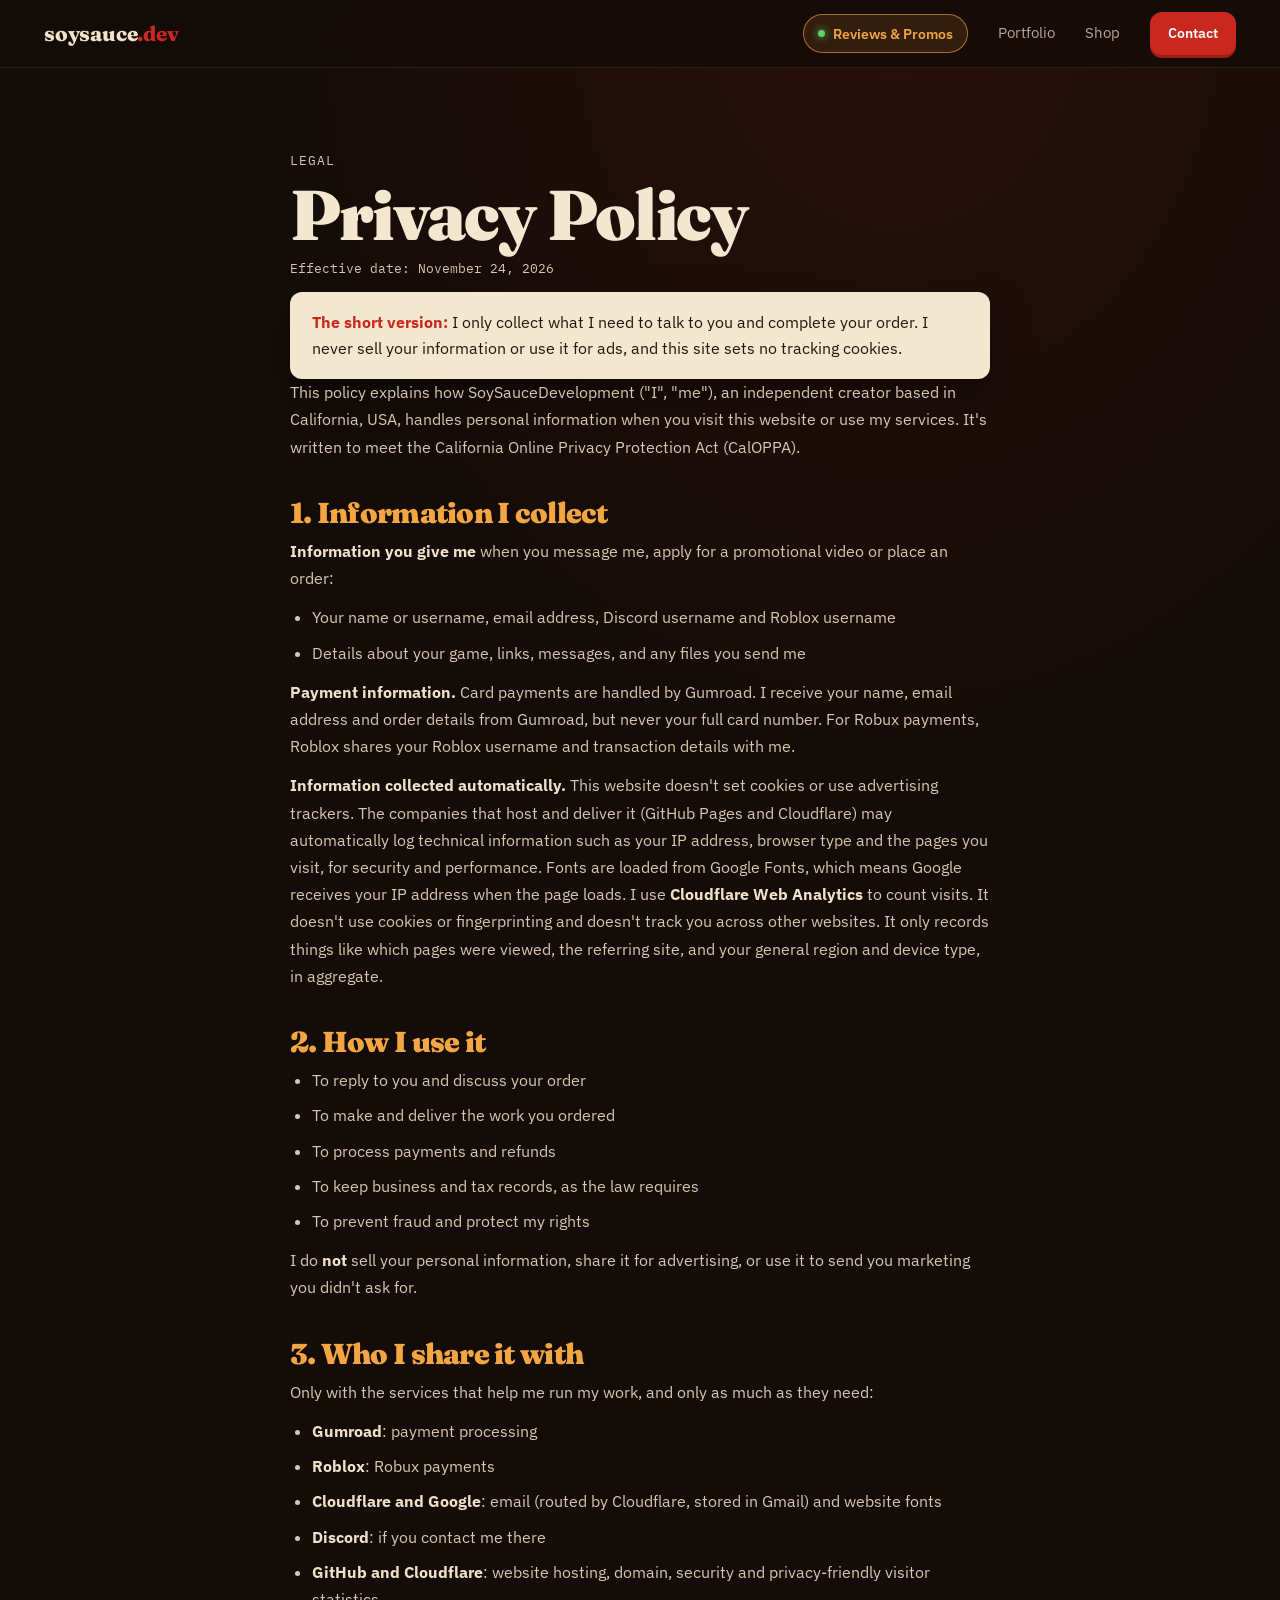
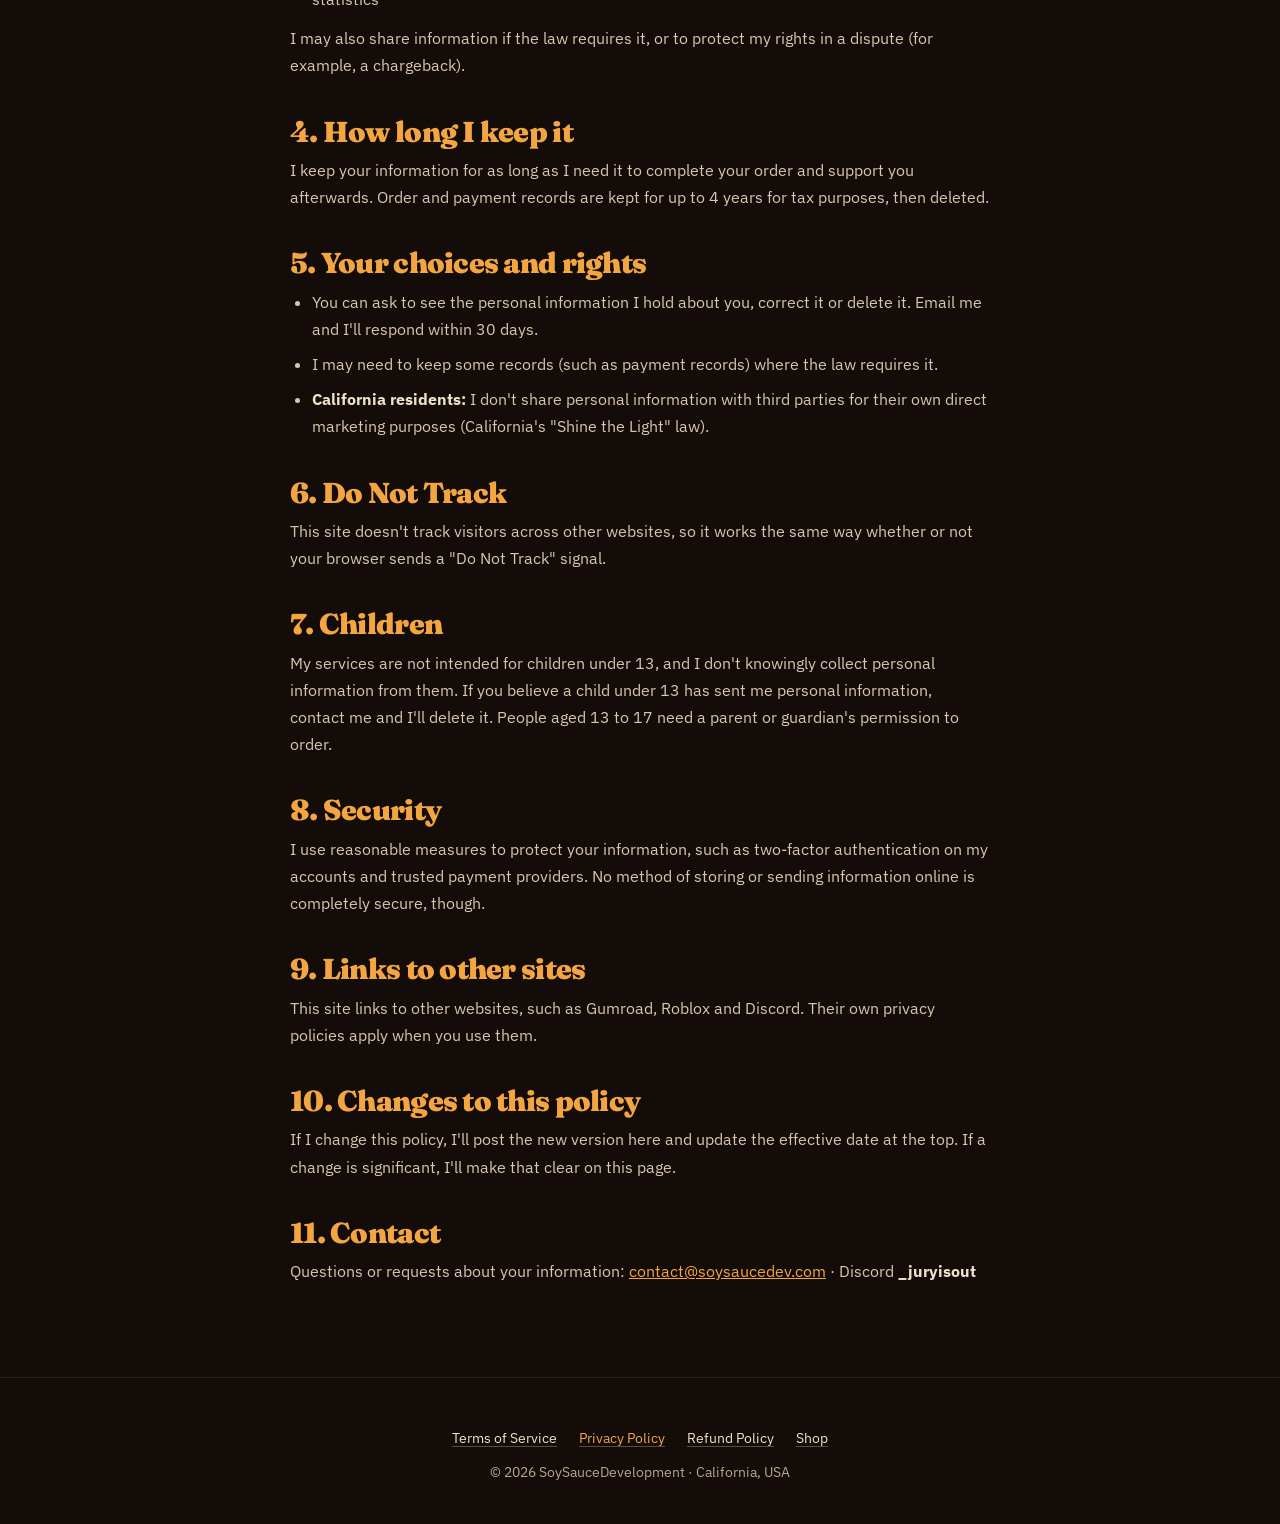
<file: privacy.html>
<!doctype html>
<html lang="en">
<head>
  <meta charset="utf-8">
  <meta name="viewport" content="width=device-width, initial-scale=1">
  <title>Privacy Policy | SoySauceDevelopment</title>
  <meta name="description" content="How SoySauceDevelopment collects, uses and protects your information.">
  <meta name="theme-color" content="#140c08">
  <link rel="icon" href="data:image/svg+xml,<svg xmlns='http://www.w3.org/2000/svg' viewBox='0 0 100 100'><text y='.9em' font-size='90'>🍶</text></svg>">
  <link rel="preconnect" href="https://fonts.googleapis.com">
  <link rel="preconnect" href="https://fonts.gstatic.com" crossorigin>
  <link href="https://fonts.googleapis.com/css2?family=Fraunces:opsz,wght@9..144,800;9..144,900&family=IBM+Plex+Sans:wght@400;500;600&family=IBM+Plex+Mono:wght@500&display=swap" rel="stylesheet">
  <link rel="stylesheet" href="style.css">
</head>
<body class="subpage">
  <header class="nav solid">
    <a href="index.html" class="logo"><b>soysauce<span>.dev</span></b></a>
    <nav><a href="shop.html#reviews" class="nav-feature"><i aria-hidden="true"></i>Reviews &amp; Promos</a><a href="index.html">Portfolio</a><a href="shop.html">Shop</a><a href="shop.html#contact" class="btn small">Contact</a></nav>
  </header>

  <main class="doc">
    <p class="mono label">legal</p>
    <h1>Privacy Policy</h1>
    <p class="doc-date mono">Effective date: November 24, 2026</p>

    <div class="doc-summary">
      <b>The short version:</b> I only collect what I need to talk to you and complete your order. I never sell your information or use it for ads, and this site sets no tracking cookies.
    </div>

    <p>This policy explains how SoySauceDevelopment ("I", "me"), an independent creator based in California, USA, handles personal information when you visit this website or use my services. It's written to meet the California Online Privacy Protection Act (CalOPPA).</p>

    <h2>1. Information I collect</h2>
    <p><b>Information you give me</b> when you message me, apply for a promotional video or place an order:</p>
    <ul>
      <li>Your name or username, email address, Discord username and Roblox username</li>
      <li>Details about your game, links, messages, and any files you send me</li>
    </ul>
    <p><b>Payment information.</b> Card payments are handled by Gumroad. I receive your name, email address and order details from Gumroad, but never your full card number. For Robux payments, Roblox shares your Roblox username and transaction details with me.</p>
    <p><b>Information collected automatically.</b> This website doesn't set cookies or use advertising trackers. The companies that host and deliver it (GitHub Pages and Cloudflare) may automatically log technical information such as your IP address, browser type and the pages you visit, for security and performance. Fonts are loaded from Google Fonts, which means Google receives your IP address when the page loads. I use <b>Cloudflare Web Analytics</b> to count visits. It doesn't use cookies or fingerprinting and doesn't track you across other websites. It only records things like which pages were viewed, the referring site, and your general region and device type, in aggregate.</p>

    <h2>2. How I use it</h2>
    <ul>
      <li>To reply to you and discuss your order</li>
      <li>To make and deliver the work you ordered</li>
      <li>To process payments and refunds</li>
      <li>To keep business and tax records, as the law requires</li>
      <li>To prevent fraud and protect my rights</li>
    </ul>
    <p>I do <b>not</b> sell your personal information, share it for advertising, or use it to send you marketing you didn't ask for.</p>

    <h2>3. Who I share it with</h2>
    <p>Only with the services that help me run my work, and only as much as they need:</p>
    <ul>
      <li><b>Gumroad</b>: payment processing</li>
      <li><b>Roblox</b>: Robux payments</li>
      <li><b>Cloudflare and Google</b>: email (routed by Cloudflare, stored in Gmail) and website fonts</li>
      <li><b>Discord</b>: if you contact me there</li>
      <li><b>GitHub and Cloudflare</b>: website hosting, domain, security and privacy-friendly visitor statistics</li>
    </ul>
    <p>I may also share information if the law requires it, or to protect my rights in a dispute (for example, a chargeback).</p>

    <h2>4. How long I keep it</h2>
    <p>I keep your information for as long as I need it to complete your order and support you afterwards. Order and payment records are kept for up to 4 years for tax purposes, then deleted.</p>

    <h2>5. Your choices and rights</h2>
    <ul>
      <li>You can ask to see the personal information I hold about you, correct it or delete it. Email me and I'll respond within 30 days.</li>
      <li>I may need to keep some records (such as payment records) where the law requires it.</li>
      <li><b>California residents:</b> I don't share personal information with third parties for their own direct marketing purposes (California's "Shine the Light" law).</li>
    </ul>

    <h2>6. Do Not Track</h2>
    <p>This site doesn't track visitors across other websites, so it works the same way whether or not your browser sends a "Do Not Track" signal.</p>

    <h2>7. Children</h2>
    <p>My services are not intended for children under 13, and I don't knowingly collect personal information from them. If you believe a child under 13 has sent me personal information, contact me and I'll delete it. People aged 13 to 17 need a parent or guardian's permission to order.</p>

    <h2>8. Security</h2>
    <p>I use reasonable measures to protect your information, such as two-factor authentication on my accounts and trusted payment providers. No method of storing or sending information online is completely secure, though.</p>

    <h2>9. Links to other sites</h2>
    <p>This site links to other websites, such as Gumroad, Roblox and Discord. Their own privacy policies apply when you use them.</p>

    <h2>10. Changes to this policy</h2>
    <p>If I change this policy, I'll post the new version here and update the effective date at the top. If a change is significant, I'll make that clear on this page.</p>

    <h2>11. Contact</h2>
    <p>Questions or requests about your information: <a href="mailto:contact@soysaucedev.com">contact@soysaucedev.com</a> · Discord <b>_juryisout</b></p>
  </main>

  <footer class="sub-foot">
    <nav class="legal-links" aria-label="Legal">
      <a href="terms.html">Terms of Service</a><a href="privacy.html" aria-current="page">Privacy Policy</a><a href="refunds.html">Refund Policy</a><a href="shop.html">Shop</a>
    </nav>
    <p>© 2026 SoySauceDevelopment · California, USA</p>
  </footer>
  <!-- Cloudflare Web Analytics --><script type='module' src='https://static.cloudflareinsights.com/beacon.min.js' data-cf-beacon='{"token": "a8331ee3231b4baa9c5881397165729d"}'></script><!-- End Cloudflare Web Analytics -->
</body>
</html>
</file>
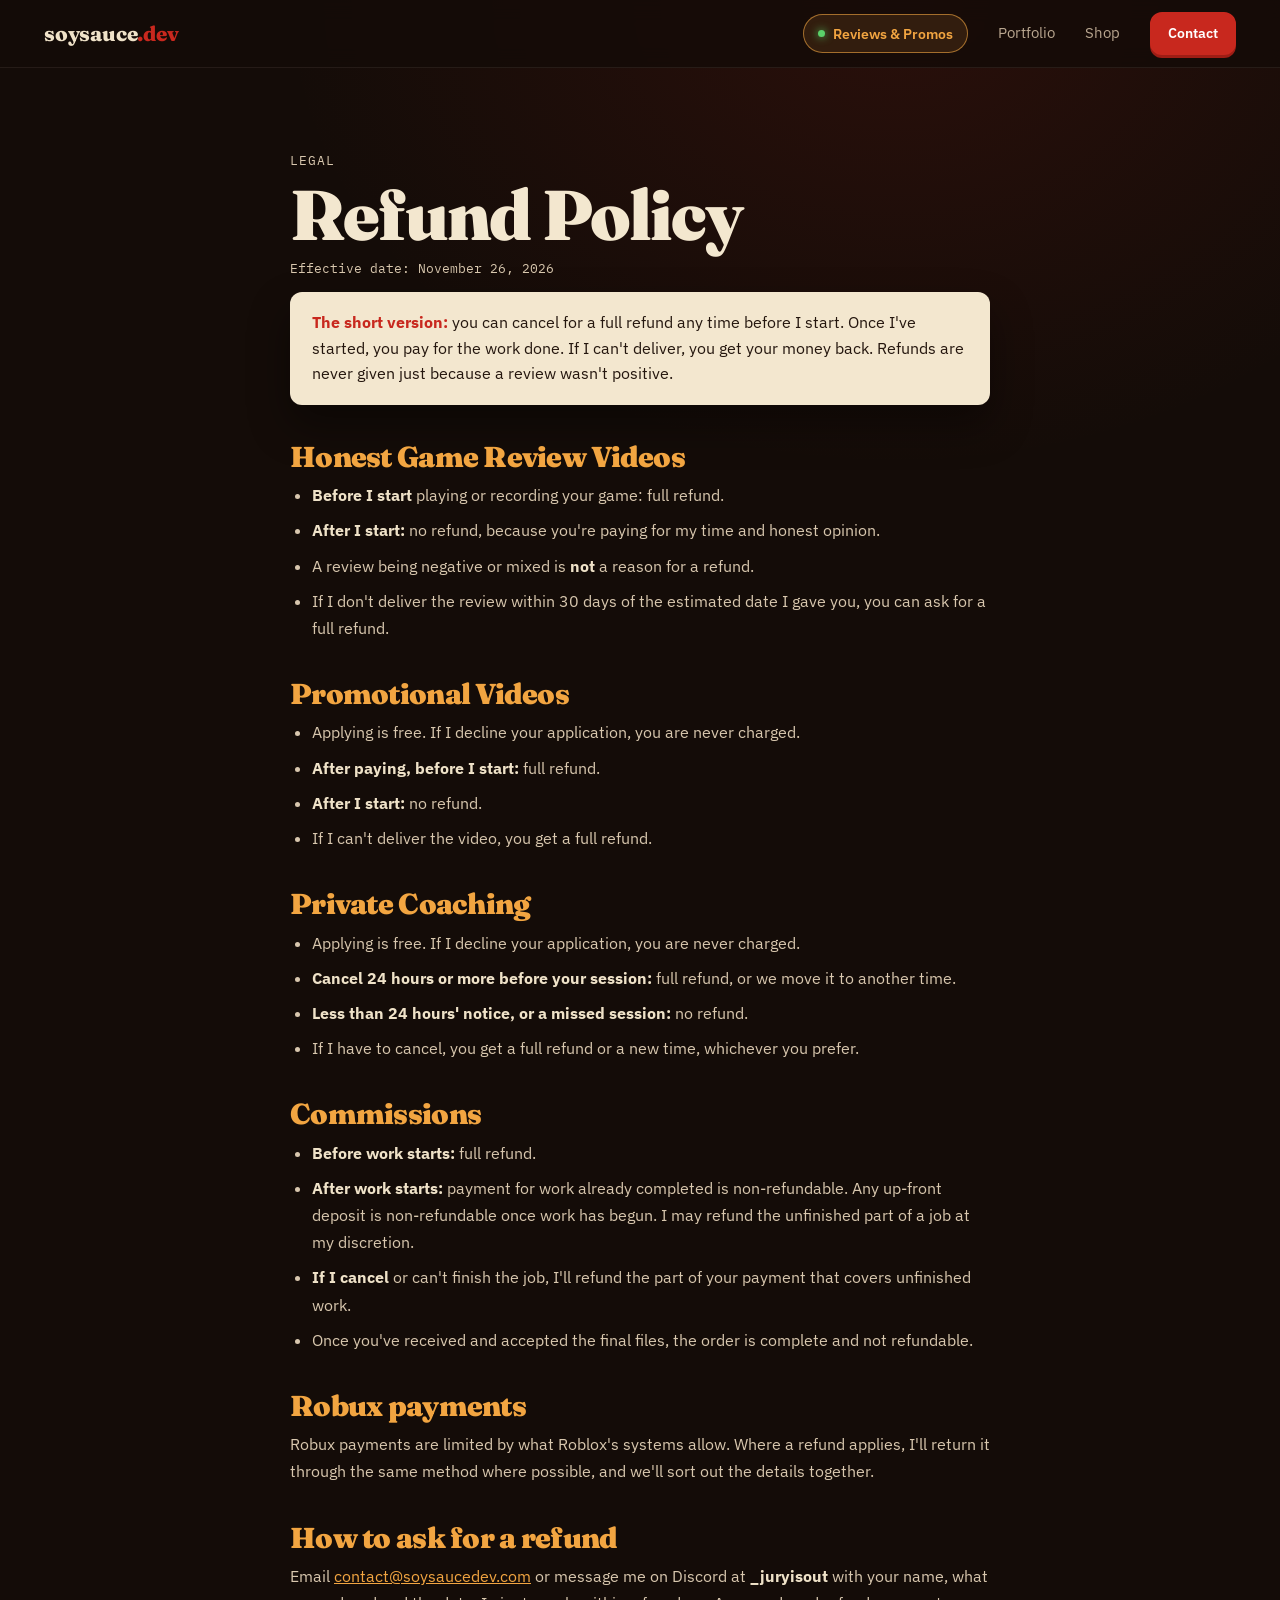
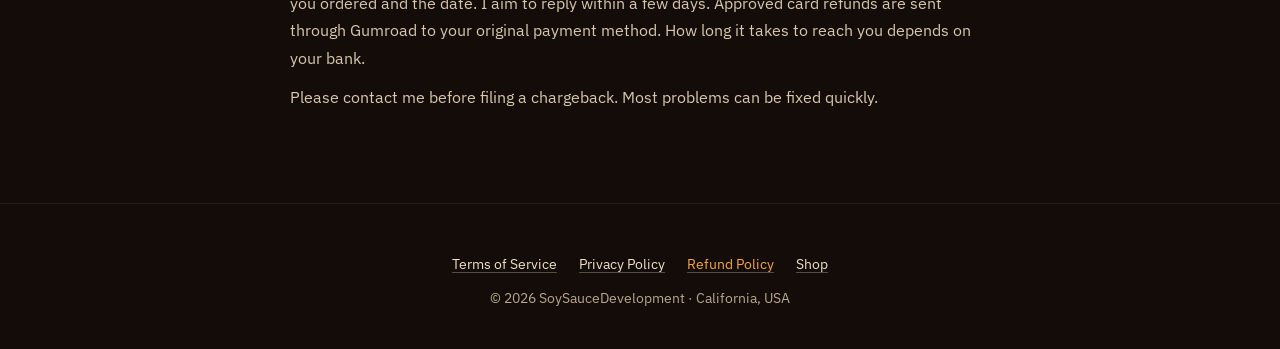
<file: refunds.html>
<!doctype html>
<html lang="en">
<head>
  <meta charset="utf-8">
  <meta name="viewport" content="width=device-width, initial-scale=1">
  <title>Refund Policy | SoySauceDevelopment</title>
  <meta name="description" content="Refund and cancellation policy for SoySauceDevelopment reviews, promotional videos and commissions.">
  <meta name="theme-color" content="#140c08">
  <link rel="icon" href="data:image/svg+xml,<svg xmlns='http://www.w3.org/2000/svg' viewBox='0 0 100 100'><text y='.9em' font-size='90'>🍶</text></svg>">
  <link rel="preconnect" href="https://fonts.googleapis.com">
  <link rel="preconnect" href="https://fonts.gstatic.com" crossorigin>
  <link href="https://fonts.googleapis.com/css2?family=Fraunces:opsz,wght@9..144,800;9..144,900&family=IBM+Plex+Sans:wght@400;500;600&family=IBM+Plex+Mono:wght@500&display=swap" rel="stylesheet">
  <link rel="stylesheet" href="style.css">
</head>
<body class="subpage">
  <header class="nav solid">
    <a href="index.html" class="logo"><b>soysauce<span>.dev</span></b></a>
    <nav><a href="shop.html#reviews" class="nav-feature"><i aria-hidden="true"></i>Reviews &amp; Promos</a><a href="index.html">Portfolio</a><a href="shop.html">Shop</a><a href="shop.html#contact" class="btn small">Contact</a></nav>
  </header>

  <main class="doc">
    <p class="mono label">legal</p>
    <h1>Refund Policy</h1>
    <p class="doc-date mono">Effective date: November 26, 2026</p>

    <div class="doc-summary">
      <b>The short version:</b> you can cancel for a full refund any time before I start. Once I've started, you pay for the work done. If I can't deliver, you get your money back. Refunds are never given just because a review wasn't positive.
    </div>

    <h2>Honest Game Review Videos</h2>
    <ul>
      <li><b>Before I start</b> playing or recording your game: full refund.</li>
      <li><b>After I start:</b> no refund, because you're paying for my time and honest opinion.</li>
      <li>A review being negative or mixed is <b>not</b> a reason for a refund.</li>
      <li>If I don't deliver the review within 30 days of the estimated date I gave you, you can ask for a full refund.</li>
    </ul>

    <h2>Promotional Videos</h2>
    <ul>
      <li>Applying is free. If I decline your application, you are never charged.</li>
      <li><b>After paying, before I start:</b> full refund.</li>
      <li><b>After I start:</b> no refund.</li>
      <li>If I can't deliver the video, you get a full refund.</li>
    </ul>

    <h2>Private Coaching</h2>
    <ul>
      <li>Applying is free. If I decline your application, you are never charged.</li>
      <li><b>Cancel 24 hours or more before your session:</b> full refund, or we move it to another time.</li>
      <li><b>Less than 24 hours' notice, or a missed session:</b> no refund.</li>
      <li>If I have to cancel, you get a full refund or a new time, whichever you prefer.</li>
    </ul>

    <h2>Commissions</h2>
    <ul>
      <li><b>Before work starts:</b> full refund.</li>
      <li><b>After work starts:</b> payment for work already completed is non-refundable. Any up-front deposit is non-refundable once work has begun. I may refund the unfinished part of a job at my discretion.</li>
      <li><b>If I cancel</b> or can't finish the job, I'll refund the part of your payment that covers unfinished work.</li>
      <li>Once you've received and accepted the final files, the order is complete and not refundable.</li>
    </ul>

    <h2>Robux payments</h2>
    <p>Robux payments are limited by what Roblox's systems allow. Where a refund applies, I'll return it through the same method where possible, and we'll sort out the details together.</p>

    <h2>How to ask for a refund</h2>
    <p>Email <a href="mailto:contact@soysaucedev.com">contact@soysaucedev.com</a> or message me on Discord at <b>_juryisout</b> with your name, what you ordered and the date. I aim to reply within a few days. Approved card refunds are sent through Gumroad to your original payment method. How long it takes to reach you depends on your bank.</p>
    <p>Please contact me before filing a chargeback. Most problems can be fixed quickly.</p>
  </main>

  <footer class="sub-foot">
    <nav class="legal-links" aria-label="Legal">
      <a href="terms.html">Terms of Service</a><a href="privacy.html">Privacy Policy</a><a href="refunds.html" aria-current="page">Refund Policy</a><a href="shop.html">Shop</a>
    </nav>
    <p>© 2026 SoySauceDevelopment · California, USA</p>
  </footer>
  <!-- Cloudflare Web Analytics --><script type='module' src='https://static.cloudflareinsights.com/beacon.min.js' data-cf-beacon='{"token": "a8331ee3231b4baa9c5881397165729d"}'></script><!-- End Cloudflare Web Analytics -->
</body>
</html>
</file>
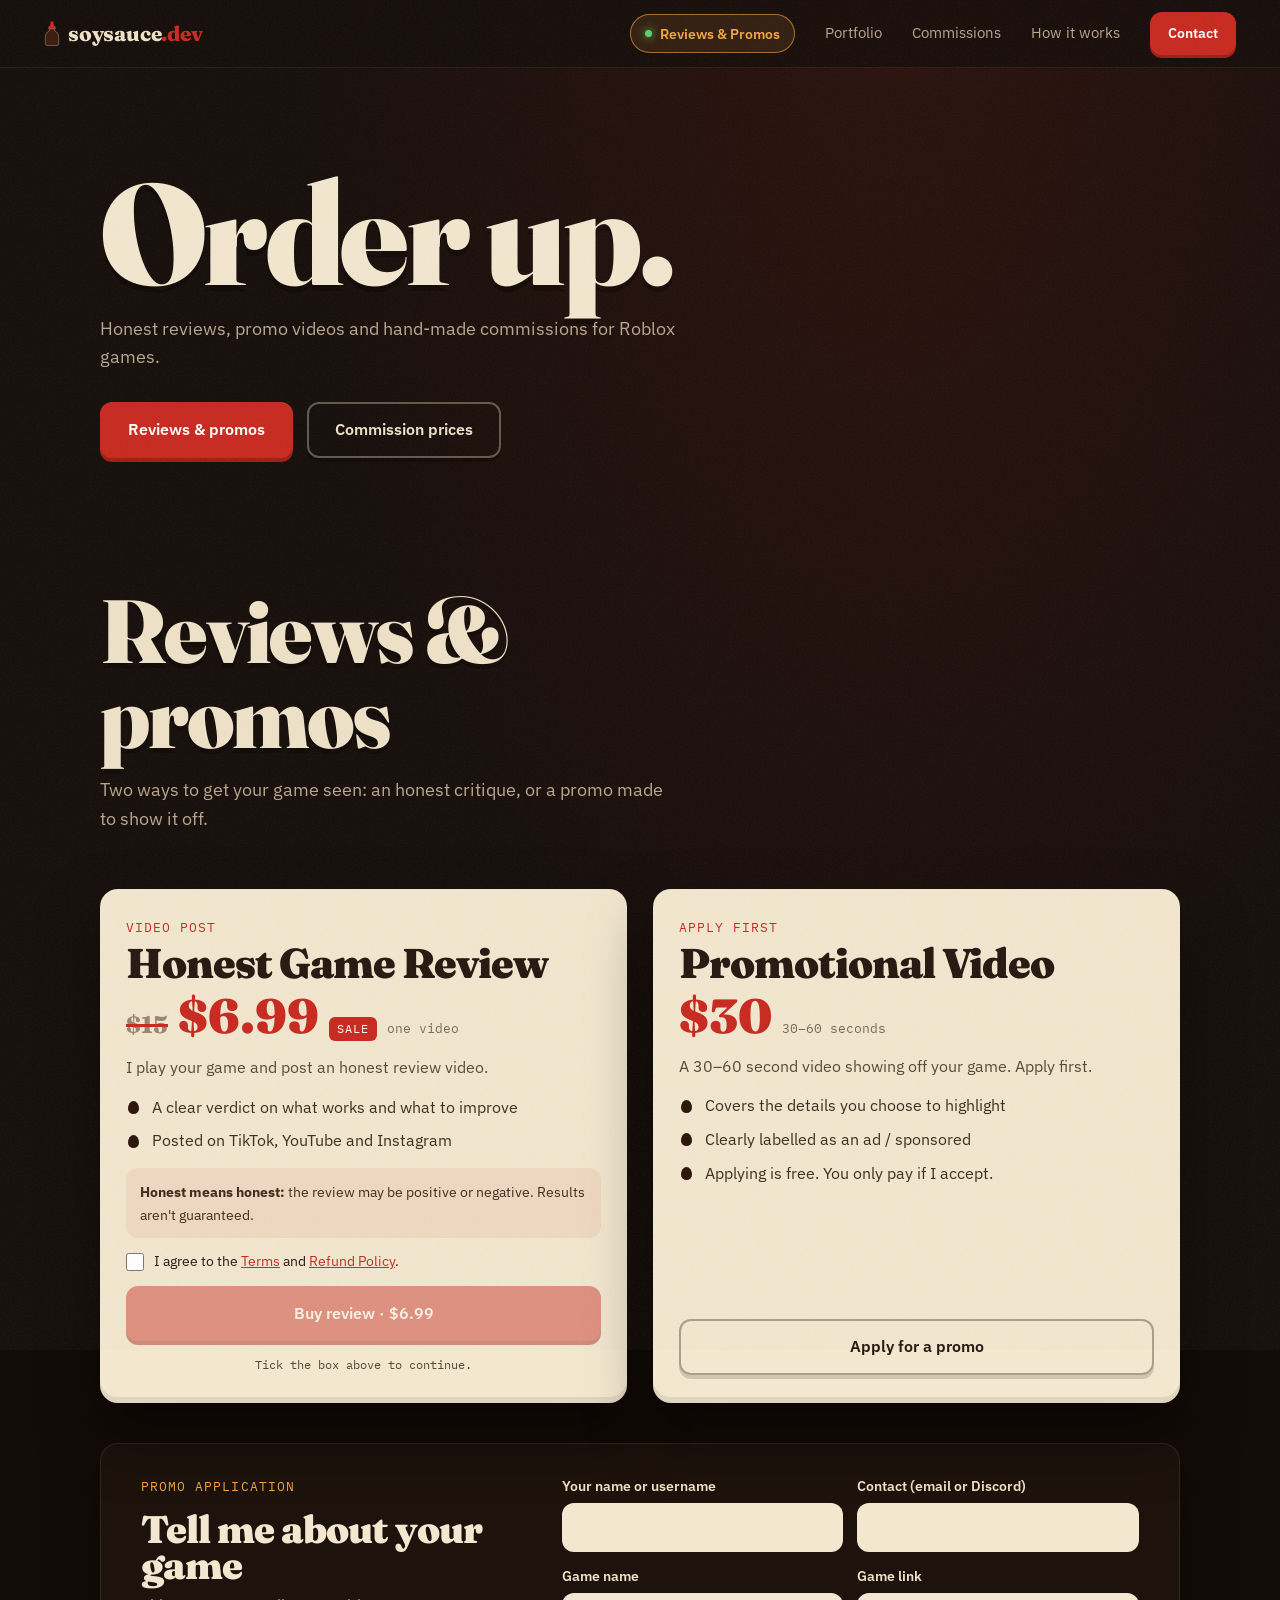
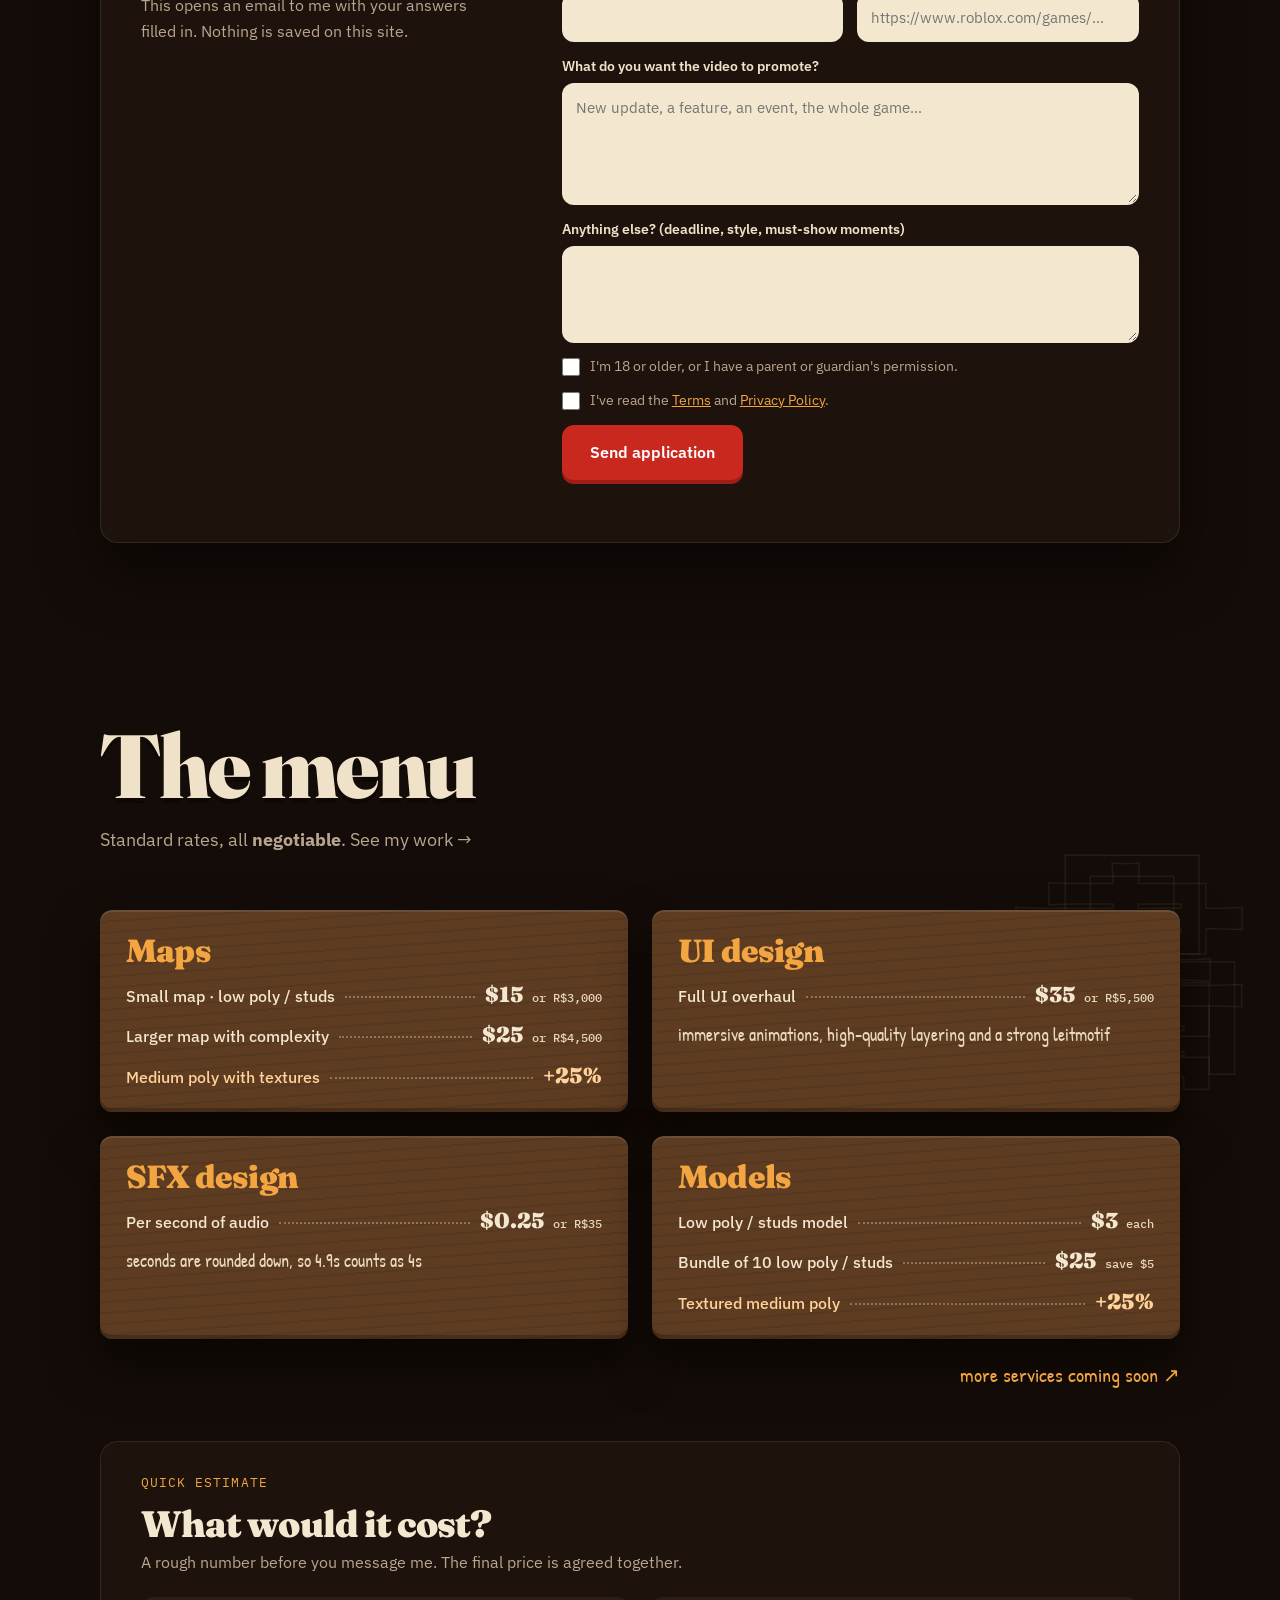
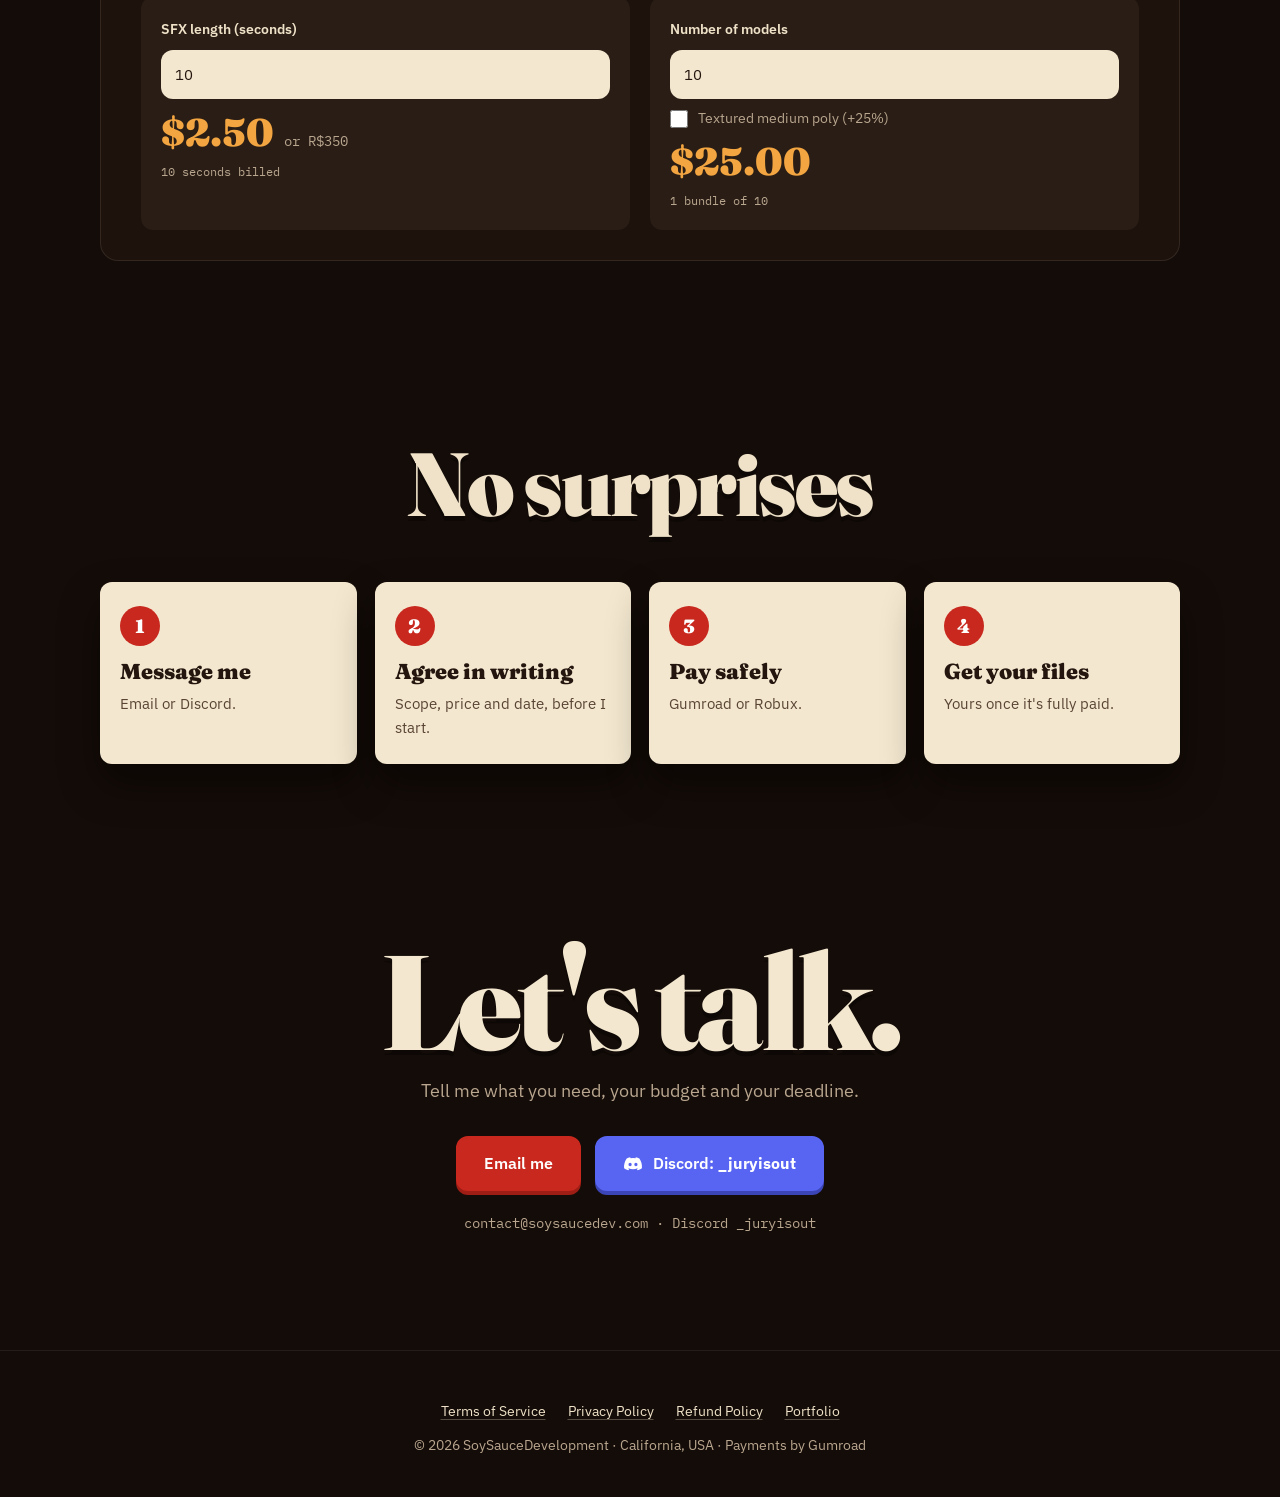
<file: shop.html>
<!doctype html>
<html lang="en">
<head>
  <meta charset="utf-8">
  <meta name="viewport" content="width=device-width, initial-scale=1">
  <title>Shop &amp; Prices | SoySauceDevelopment</title>
  <meta name="description" content="Order an honest game review video, apply for a promotional video, or commission Roblox maps, UI, SFX and models from SoySauceDevelopment.">
  <meta name="theme-color" content="#140c08">
  <link rel="icon" href="data:image/svg+xml,<svg xmlns='http://www.w3.org/2000/svg' viewBox='0 0 100 100'><text y='.9em' font-size='90'>🍶</text></svg>">
  <link rel="preconnect" href="https://fonts.googleapis.com">
  <link rel="preconnect" href="https://fonts.gstatic.com" crossorigin>
  <link href="https://fonts.googleapis.com/css2?family=Fraunces:opsz,wght@9..144,600;9..144,800;9..144,900&family=IBM+Plex+Sans:wght@400;500;600&family=IBM+Plex+Mono:wght@500&family=Patrick+Hand&display=swap" rel="stylesheet">
  <link rel="stylesheet" href="style.css">
</head>
<body class="subpage">
  <div class="grain" aria-hidden="true"></div>

  <header class="nav solid">
    <a href="index.html" class="logo">
      <svg viewBox="0 0 24 40" aria-hidden="true"><path d="M10 2h4l1 7H9z" fill="#c8281e"/><path d="M6 12c0-3 3-4 6-4s6 1 6 4v1H6z" fill="#c8281e"/><path d="M8 13h8v3c4 2 6 5 6 10v9q0 3-3 3H5q-3 0-3-3v-9c0-5 2-8 6-10z" fill="#3a1a0b" stroke="#efe2c8" stroke-opacity=".5"/></svg>
      <b>soysauce<span>.dev</span></b>
    </a>
    <nav>
      <a href="#reviews" class="nav-feature"><i aria-hidden="true"></i>Reviews &amp; Promos</a>
      <a href="index.html#work">Portfolio</a>
      <a href="#commissions">Commissions</a>
      <a href="#how">How it works</a>
      <a href="#contact" class="btn small">Contact</a>
    </nav>
  </header>

  <main>
    <section class="sub-hero">
      <div class="wrap">
        <h1 class="sub-title">Order up.</h1>
        <p class="lead">Honest reviews, promo videos and hand-made commissions for Roblox games.</p>
        <div class="cta">
          <a class="btn red" href="#reviews">Reviews &amp; promos</a>
          <a class="btn ghost" href="#commissions">Commission prices</a>
        </div>
      </div>
    </section>

    <!-- ============ REVIEWS & PROMOS ============ -->
    <section id="reviews" class="offers">
      <div class="wrap">
        <header class="sec-head">
          <h2>Reviews &amp; promos</h2>
          <p class="lead">Two ways to get your game seen: an honest critique, or a promo made to show it off.</p>
        </header>

        <div class="offer-grid">
          <article class="offer">
            <div class="offer-top">
              <p class="mono label">video post</p>
              <h3>Honest Game Review</h3>
              <p class="price"><s class="was">$15</s><b>$6.99</b><span class="sale-tag">sale</span><span>one video</span></p>
            </div>
            <p>I play your game and post an honest review video.</p>
            <ul class="checks">
                            <li>A clear verdict on what works and what to improve</li>
              <li>Posted on TikTok, YouTube and Instagram</li>
            </ul>
            <div class="fine">
              <b>Honest means honest:</b> the review may be positive or negative. Results aren't guaranteed.
            </div>
            <label class="agree"><input type="checkbox" data-agree="review"> <span>I agree to the <a href="terms.html">Terms</a> and <a href="refunds.html">Refund Policy</a>.</span></label>
            <a class="btn red buy" data-buy="review" href="#" aria-disabled="true">Buy review · $6.99</a>
            <p class="buy-note mono" data-note="review"></p>
          </article>

          <article class="offer">
            <div class="offer-top">
              <p class="mono label">apply first</p>
              <h3>Promotional Video</h3>
              <p class="price"><b>$30</b><span>30–60 seconds</span></p>
            </div>
            <p>A 30–60 second video showing off your game. Apply first.</p>
            <ul class="checks">
              <li>Covers the details you choose to highlight</li>
              <li>Clearly labelled as an ad / sponsored</li>
              <li>Applying is free. You only pay if I accept.</li>
            </ul>
            <a class="btn ghost" href="#apply">Apply for a promo</a>
          </article>
        </div>

        <!-- promo application -->
        <div id="apply" class="apply">
          <div class="apply-head">
            <p class="mono label">promo application</p>
            <h3>Tell me about your game</h3>
            <p>This opens an email to me with your answers filled in. Nothing is saved on this site.</p>
          </div>
          <form class="apply-form" novalidate>
            <label>Your name or username<input name="name" required maxlength="80" autocomplete="nickname"></label>
            <label>Contact (email or Discord)<input name="contact" required maxlength="120"></label>
            <label>Game name<input name="game" required maxlength="120"></label>
            <label>Game link<input name="link" type="url" required maxlength="300" placeholder="https://www.roblox.com/games/…"></label>
            <label class="wide">What do you want the video to promote?<textarea name="promote" required maxlength="1500" rows="4" placeholder="New update, a feature, an event, the whole game…"></textarea></label>
            <label class="wide">Anything else? (deadline, style, must-show moments)<textarea name="extra" maxlength="1000" rows="3"></textarea></label>
            <label class="agree wide"><input type="checkbox" name="age" required> <span>I'm 18 or older, or I have a parent or guardian's permission.</span></label>
            <label class="agree wide"><input type="checkbox" name="terms" required> <span>I've read the <a href="terms.html">Terms</a> and <a href="privacy.html">Privacy Policy</a>.</span></label>
            <button class="btn red" type="submit">Send application</button>
            <p class="form-msg mono" role="status" aria-live="polite"></p>
          </form>
        </div>
      </div>
    </section>

    <!-- ============ COMMISSIONS ============ -->
    <section id="commissions" class="commissions">
      <span class="kanji" aria-hidden="true">品書</span>
      <div class="wrap">
        <header class="sec-head">
          <h2>The menu</h2>
          <p class="lead">Standard rates, all <b>negotiable</b>. <a href="index.html#work">See my work →</a></p>
        </header>

        <div class="boards-menu">
          <article class="menu-board">
            <h3>Maps</h3>
            <ul class="prices">
              <li><span>Small map · low poly / studs</span><i></i><b>$15 <em>or R$3,000</em></b></li>
              <li><span>Larger map with complexity</span><i></i><b>$25 <em>or R$4,500</em></b></li>
              <li class="mod"><span>Medium poly with textures</span><i></i><b>+25%</b></li>
            </ul>
          </article>

          <article class="menu-board">
            <h3>UI design</h3>
            <ul class="prices">
              <li><span>Full UI overhaul</span><i></i><b>$35 <em>or R$5,500</em></b></li>
            </ul>
            <p class="board-note hand">immersive animations, high-quality layering and a strong leitmotif</p>
          </article>

          <article class="menu-board">
            <h3>SFX design</h3>
            <ul class="prices">
              <li><span>Per second of audio</span><i></i><b>$0.25 <em>or R$35</em></b></li>
            </ul>
            <p class="board-note hand">seconds are rounded down, so 4.9s counts as 4s</p>
          </article>

          <article class="menu-board">
            <h3>Models</h3>
            <ul class="prices">
              <li><span>Low poly / studs model</span><i></i><b>$3 <em>each</em></b></li>
              <li><span>Bundle of 10 low poly / studs</span><i></i><b>$25 <em>save $5</em></b></li>
              <li class="mod"><span>Textured medium poly</span><i></i><b>+25%</b></li>
            </ul>
          </article>
        </div>
        <p class="hand more-soon">more services coming soon ↗</p>

        <!-- quick estimator -->
        <div class="estimator">
          <div class="est-head">
            <p class="mono label">quick estimate</p>
            <h3>What would it cost?</h3>
            <p>A rough number before you message me. The final price is agreed together.</p>
          </div>
          <div class="est-grid">
            <div class="est">
              <label for="est-sfx">SFX length (seconds)</label>
              <input id="est-sfx" type="number" min="0" step="0.1" value="10" inputmode="decimal">
              <p class="est-out"><b data-out="sfx-usd">$2.50</b><span data-out="sfx-rbx">or R$350</span></p>
              <p class="est-sub mono" data-out="sfx-note">10 seconds billed</p>
            </div>
            <div class="est">
              <label for="est-models">Number of models</label>
              <input id="est-models" type="number" min="0" step="1" value="10" inputmode="numeric">
              <label class="agree small-check"><input id="est-tex" type="checkbox"> <span>Textured medium poly (+25%)</span></label>
              <p class="est-out"><b data-out="mdl-usd">$25.00</b></p>
              <p class="est-sub mono" data-out="mdl-note">1 bundle of 10</p>
            </div>
          </div>
        </div>
      </div>
    </section>

    <!-- ============ HOW IT WORKS ============ -->
    <section id="how" class="how">
      <div class="wrap">
        <header class="sec-head center">
          <h2>No surprises</h2>
        </header>
        <ol class="steps-row">
          <li><b>1</b><h4>Message me</h4><p>Email or Discord.</p></li>
          <li><b>2</b><h4>Agree in writing</h4><p>Scope, price and date, before I start.</p></li>
          <li><b>3</b><h4>Pay safely</h4><p>Gumroad or Robux.</p></li>
          <li><b>4</b><h4>Get your files</h4><p>Yours once it's fully paid.</p></li>
        </ol>
      </div>
    </section>

    <!-- ============ CONTACT ============ -->
    <section id="contact" class="contact">
      <div class="wrap">
        <h2 class="huge">Let's talk.</h2>
        <p class="lead">Tell me what you need, your budget and your deadline.</p>
        <div class="cta center">
          <a class="btn red" href="mailto:contact@soysaucedev.com?subject=Commission%20request">Email me</a>
          <button class="btn discord" type="button" data-copy="_juryisout">
            <svg viewBox="0 0 24 24" aria-hidden="true"><path d="M19.6 5.3A17 17 0 0 0 15.4 4l-.5 1.1a15.6 15.6 0 0 0-5.8 0L8.6 4a17 17 0 0 0-4.2 1.3C1.7 9.3 1 13.2 1.3 17a17 17 0 0 0 5.2 2.6l1.1-1.8a11 11 0 0 1-1.7-.8l.4-.3a12.2 12.2 0 0 0 11.4 0l.4.3c-.5.3-1.1.6-1.7.8l1.1 1.8a17 17 0 0 0 5.2-2.6c.4-4.4-.7-8.3-3.1-11.7zM8.5 14.7c-1 0-1.9-1-1.9-2.1s.8-2.1 1.9-2.1 1.9 1 1.9 2.1-.8 2.1-1.9 2.1zm7 0c-1 0-1.9-1-1.9-2.1s.8-2.1 1.9-2.1 1.9 1 1.9 2.1-.8 2.1-1.9 2.1z"/></svg>
            <span>Discord: <b>_juryisout</b></span>
          </button>
        </div>
        <p class="mono contact-line">contact@soysaucedev.com · Discord _juryisout</p>
        <p class="copied mono" role="status" aria-live="polite"></p>
      </div>
    </section>
  </main>

  <footer class="sub-foot">
    <nav class="legal-links" aria-label="Legal">
      <a href="terms.html">Terms of Service</a><a href="privacy.html">Privacy Policy</a><a href="refunds.html">Refund Policy</a><a href="index.html">Portfolio</a>
    </nav>
    <p>© <span class="year"></span> SoySauceDevelopment · California, USA · Payments by Gumroad</p>
  </footer>

  <script src="shop.js"></script>
  <!-- Cloudflare Web Analytics --><script type='module' src='https://static.cloudflareinsights.com/beacon.min.js' data-cf-beacon='{"token": "a8331ee3231b4baa9c5881397165729d"}'></script><!-- End Cloudflare Web Analytics -->
</body>
</html>
</file>
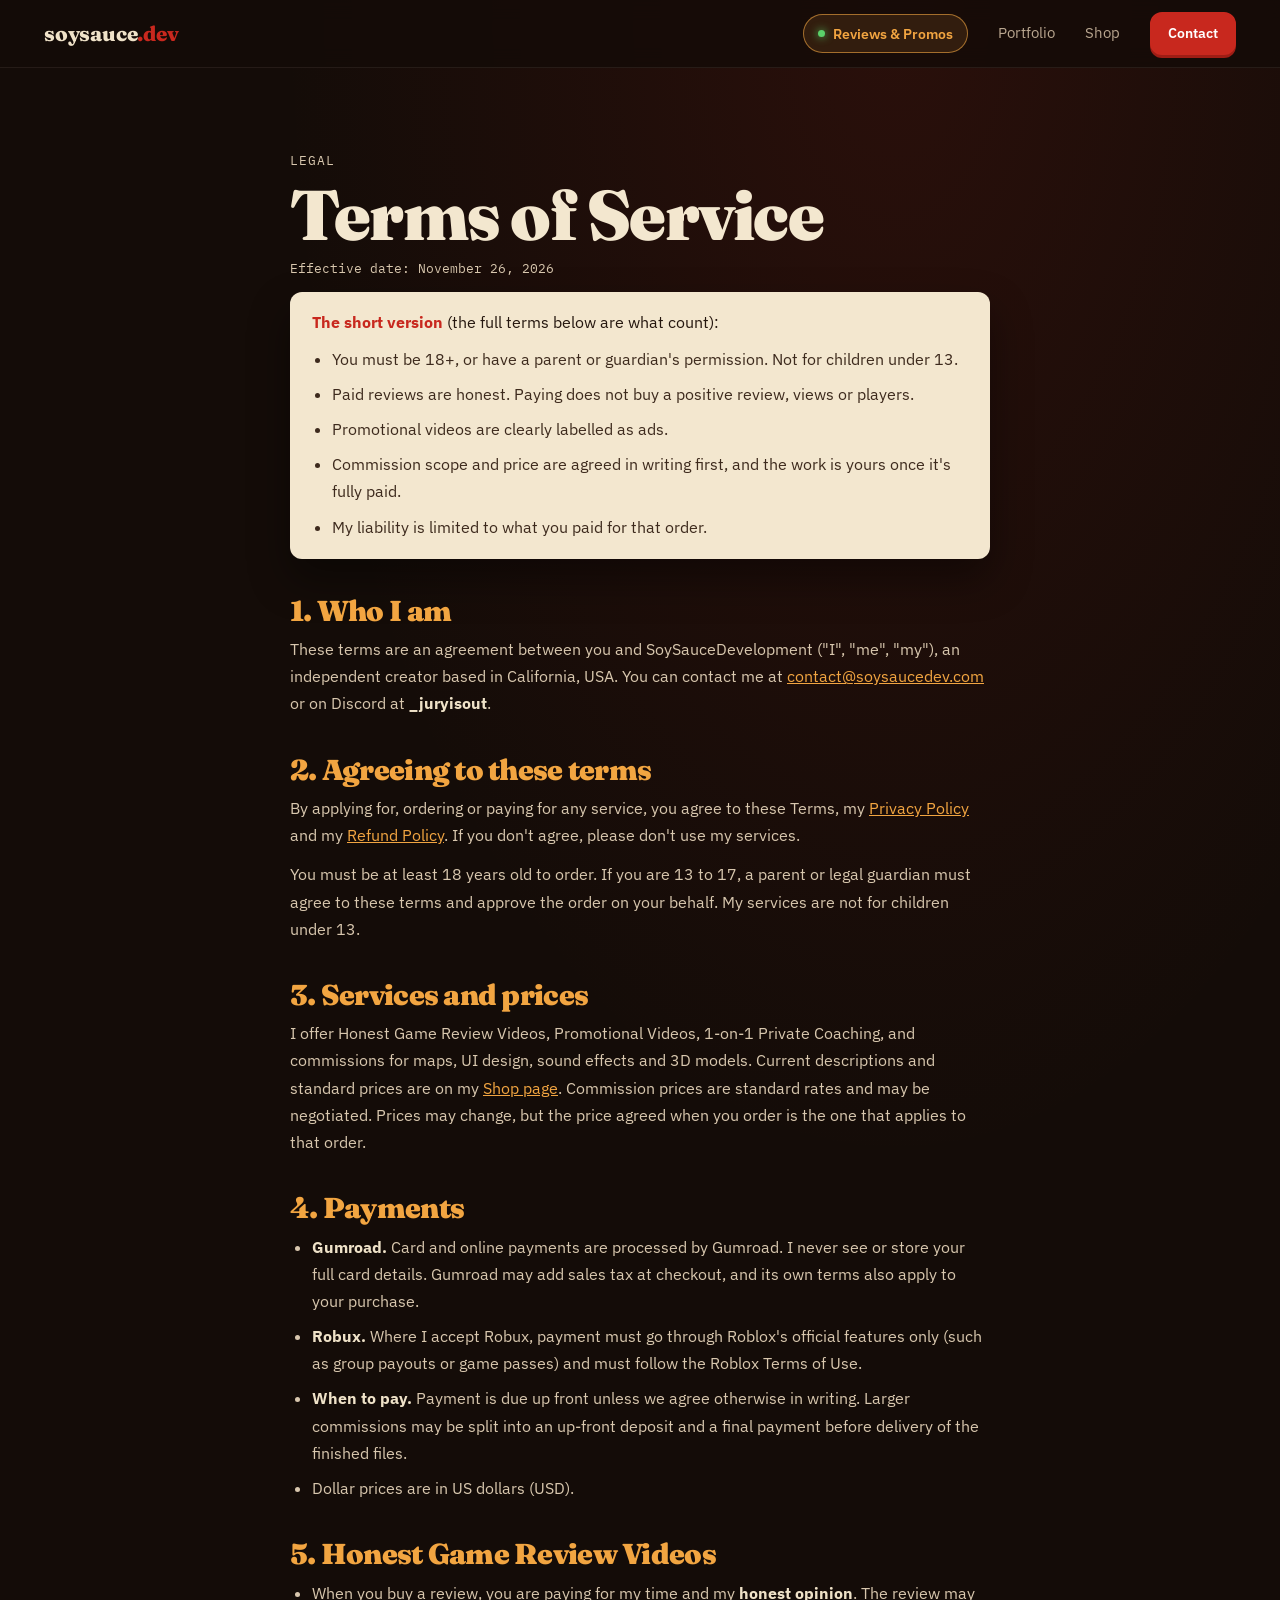
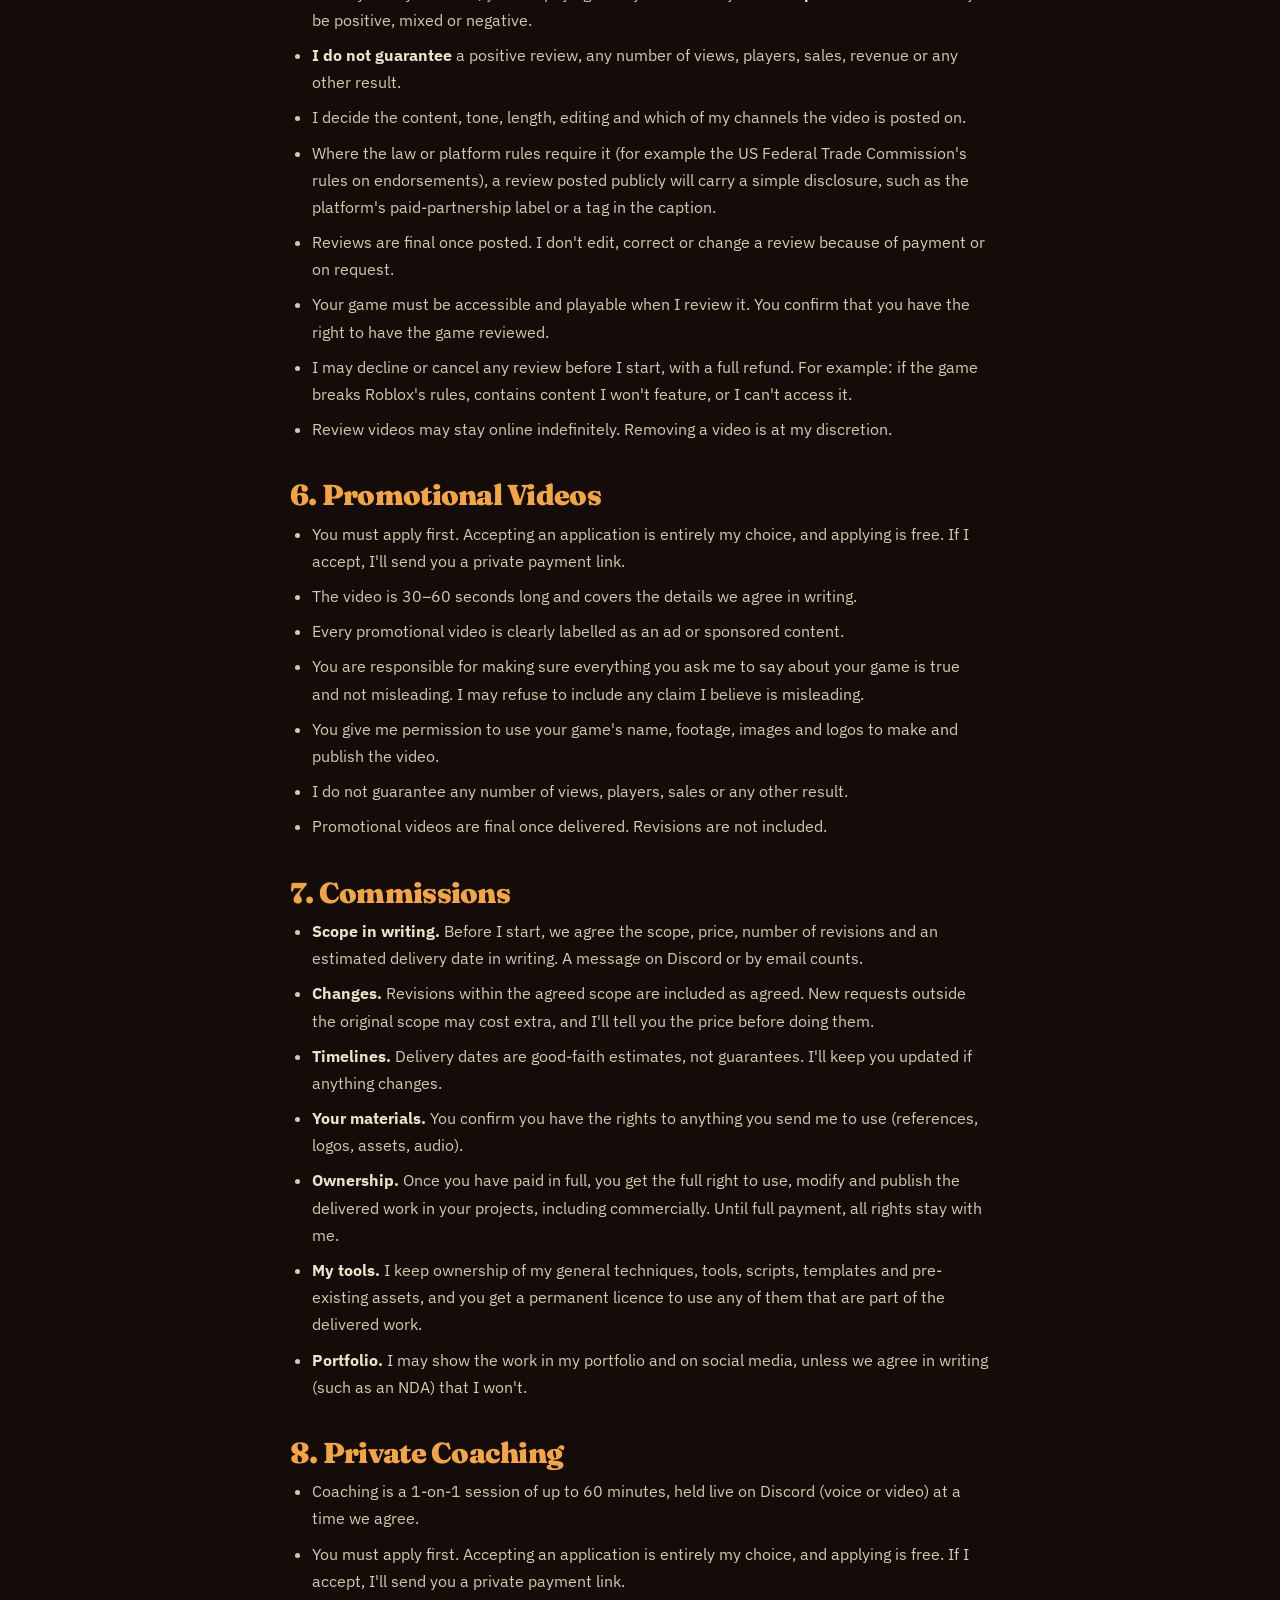
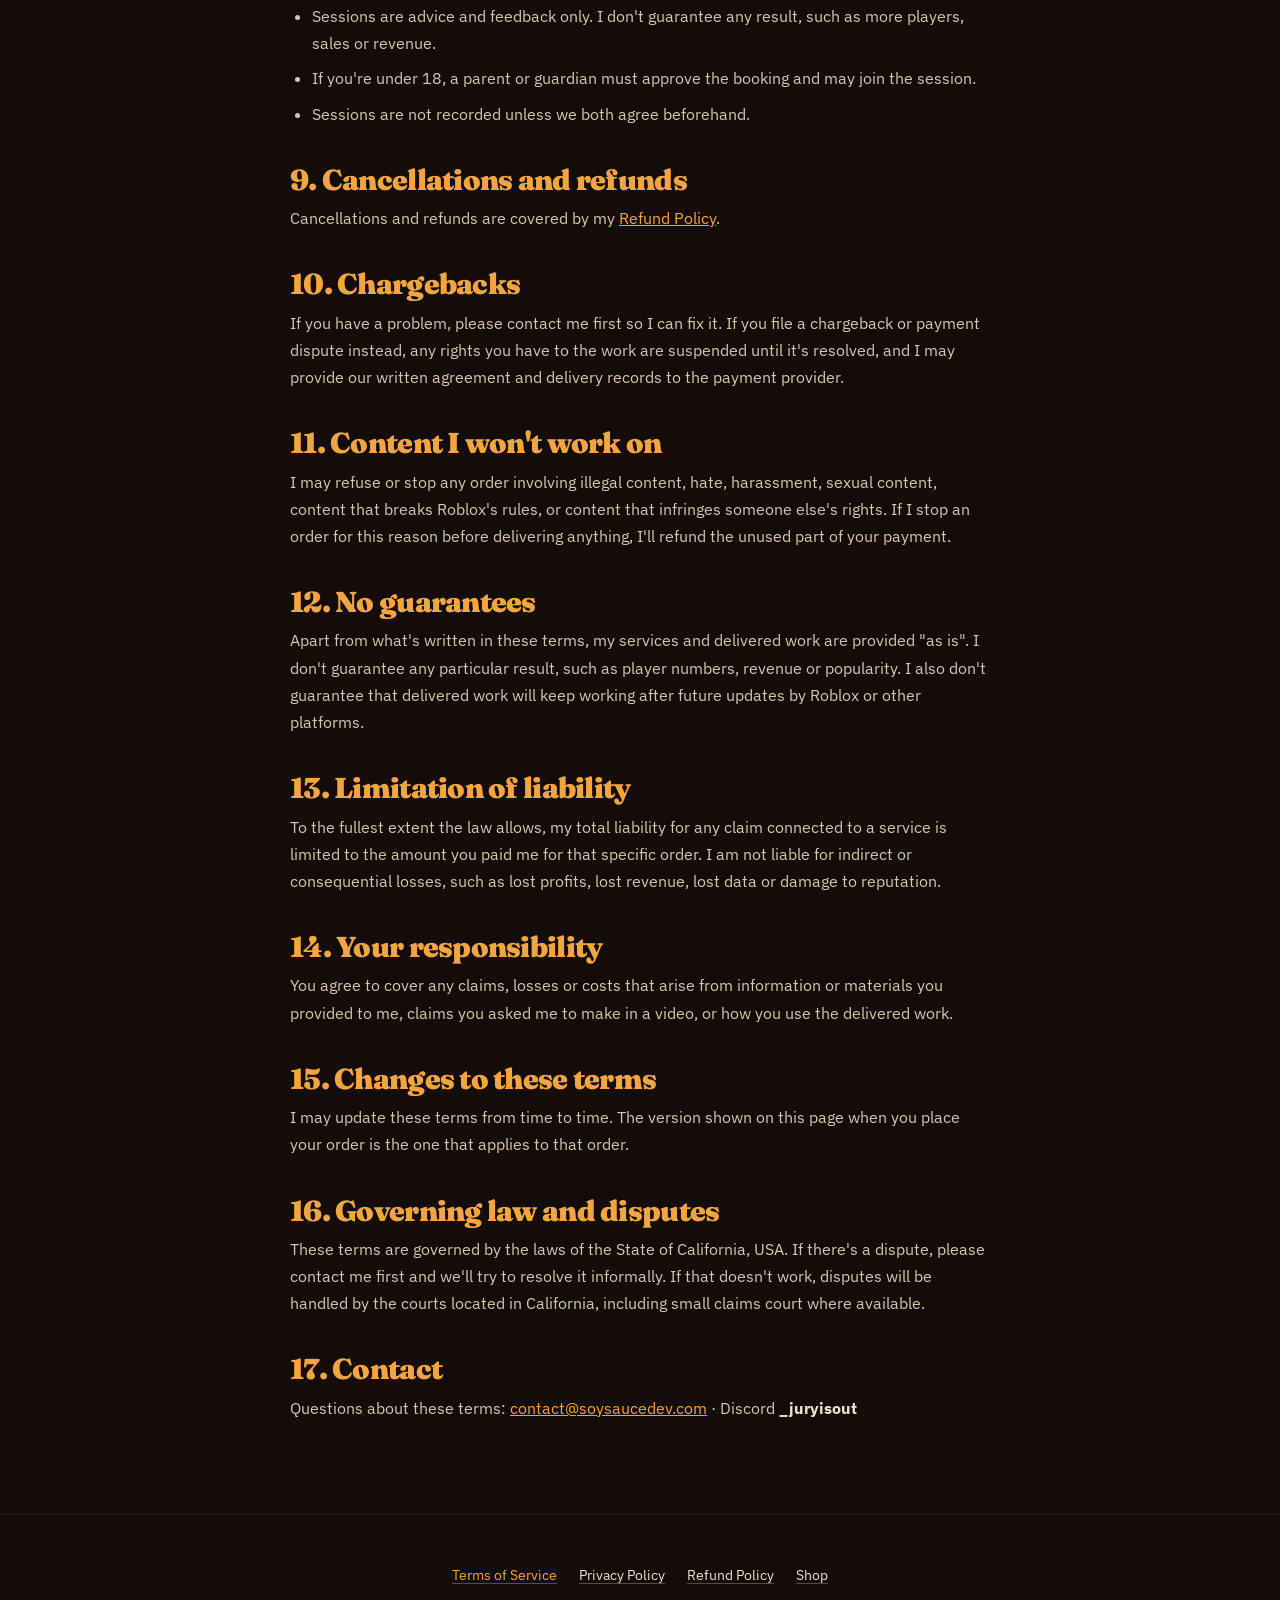
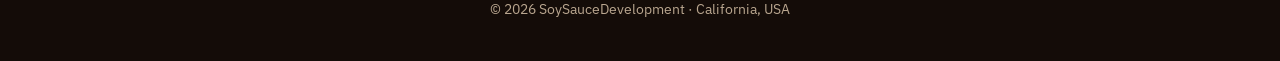
<file: terms.html>
<!doctype html>
<html lang="en">
<head>
  <meta charset="utf-8">
  <meta name="viewport" content="width=device-width, initial-scale=1">
  <title>Terms of Service | SoySauceDevelopment</title>
  <meta name="description" content="Terms of Service for reviews, promotional videos and commissions from SoySauceDevelopment.">
  <meta name="theme-color" content="#140c08">
  <link rel="icon" href="data:image/svg+xml,<svg xmlns='http://www.w3.org/2000/svg' viewBox='0 0 100 100'><text y='.9em' font-size='90'>🍶</text></svg>">
  <link rel="preconnect" href="https://fonts.googleapis.com">
  <link rel="preconnect" href="https://fonts.gstatic.com" crossorigin>
  <link href="https://fonts.googleapis.com/css2?family=Fraunces:opsz,wght@9..144,800;9..144,900&family=IBM+Plex+Sans:wght@400;500;600&family=IBM+Plex+Mono:wght@500&display=swap" rel="stylesheet">
  <link rel="stylesheet" href="style.css">
</head>
<body class="subpage">
  <header class="nav solid">
    <a href="index.html" class="logo"><b>soysauce<span>.dev</span></b></a>
    <nav><a href="shop.html#reviews" class="nav-feature"><i aria-hidden="true"></i>Reviews &amp; Promos</a><a href="index.html">Portfolio</a><a href="shop.html">Shop</a><a href="shop.html#contact" class="btn small">Contact</a></nav>
  </header>

  <main class="doc">
    <p class="mono label">legal</p>
    <h1>Terms of Service</h1>
    <p class="doc-date mono">Effective date: November 26, 2026</p>

    <div class="doc-summary">
      <b>The short version</b> (the full terms below are what count):
      <ul>
        <li>You must be 18+, or have a parent or guardian's permission. Not for children under 13.</li>
        <li>Paid reviews are honest. Paying does not buy a positive review, views or players.</li>
        <li>Promotional videos are clearly labelled as ads.</li>
        <li>Commission scope and price are agreed in writing first, and the work is yours once it's fully paid.</li>
        <li>My liability is limited to what you paid for that order.</li>
      </ul>
    </div>

    <h2>1. Who I am</h2>
    <p>These terms are an agreement between you and SoySauceDevelopment ("I", "me", "my"), an independent creator based in California, USA. You can contact me at <a href="mailto:contact@soysaucedev.com">contact@soysaucedev.com</a> or on Discord at <b>_juryisout</b>.</p>

    <h2>2. Agreeing to these terms</h2>
    <p>By applying for, ordering or paying for any service, you agree to these Terms, my <a href="privacy.html">Privacy Policy</a> and my <a href="refunds.html">Refund Policy</a>. If you don't agree, please don't use my services.</p>
    <p>You must be at least 18 years old to order. If you are 13 to 17, a parent or legal guardian must agree to these terms and approve the order on your behalf. My services are not for children under 13.</p>

    <h2>3. Services and prices</h2>
    <p>I offer Honest Game Review Videos, Promotional Videos, 1-on-1 Private Coaching, and commissions for maps, UI design, sound effects and 3D models. Current descriptions and standard prices are on my <a href="shop.html">Shop page</a>. Commission prices are standard rates and may be negotiated. Prices may change, but the price agreed when you order is the one that applies to that order.</p>

    <h2>4. Payments</h2>
    <ul>
      <li><b>Gumroad.</b> Card and online payments are processed by Gumroad. I never see or store your full card details. Gumroad may add sales tax at checkout, and its own terms also apply to your purchase.</li>
      <li><b>Robux.</b> Where I accept Robux, payment must go through Roblox's official features only (such as group payouts or game passes) and must follow the Roblox Terms of Use.</li>
      <li><b>When to pay.</b> Payment is due up front unless we agree otherwise in writing. Larger commissions may be split into an up-front deposit and a final payment before delivery of the finished files.</li>
      <li>Dollar prices are in US dollars (USD).</li>
    </ul>

    <h2>5. Honest Game Review Videos</h2>
    <ul>
      <li>When you buy a review, you are paying for my time and my <b>honest opinion</b>. The review may be positive, mixed or negative.</li>
      <li><b>I do not guarantee</b> a positive review, any number of views, players, sales, revenue or any other result.</li>
      <li>I decide the content, tone, length, editing and which of my channels the video is posted on.</li>
      <li>Where the law or platform rules require it (for example the US Federal Trade Commission's rules on endorsements), a review posted publicly will carry a simple disclosure, such as the platform's paid-partnership label or a tag in the caption.</li>
      <li>Reviews are final once posted. I don't edit, correct or change a review because of payment or on request.</li>
      <li>Your game must be accessible and playable when I review it. You confirm that you have the right to have the game reviewed.</li>
      <li>I may decline or cancel any review before I start, with a full refund. For example: if the game breaks Roblox's rules, contains content I won't feature, or I can't access it.</li>
      <li>Review videos may stay online indefinitely. Removing a video is at my discretion.</li>
    </ul>

    <h2>6. Promotional Videos</h2>
    <ul>
      <li>You must apply first. Accepting an application is entirely my choice, and applying is free. If I accept, I'll send you a private payment link.</li>
      <li>The video is 30–60 seconds long and covers the details we agree in writing.</li>
      <li>Every promotional video is clearly labelled as an ad or sponsored content.</li>
      <li>You are responsible for making sure everything you ask me to say about your game is true and not misleading. I may refuse to include any claim I believe is misleading.</li>
      <li>You give me permission to use your game's name, footage, images and logos to make and publish the video.</li>
      <li>I do not guarantee any number of views, players, sales or any other result.</li>
      <li>Promotional videos are final once delivered. Revisions are not included.</li>
    </ul>

    <h2>7. Commissions</h2>
    <ul>
      <li><b>Scope in writing.</b> Before I start, we agree the scope, price, number of revisions and an estimated delivery date in writing. A message on Discord or by email counts.</li>
      <li><b>Changes.</b> Revisions within the agreed scope are included as agreed. New requests outside the original scope may cost extra, and I'll tell you the price before doing them.</li>
      <li><b>Timelines.</b> Delivery dates are good-faith estimates, not guarantees. I'll keep you updated if anything changes.</li>
      <li><b>Your materials.</b> You confirm you have the rights to anything you send me to use (references, logos, assets, audio).</li>
      <li><b>Ownership.</b> Once you have paid in full, you get the full right to use, modify and publish the delivered work in your projects, including commercially. Until full payment, all rights stay with me.</li>
      <li><b>My tools.</b> I keep ownership of my general techniques, tools, scripts, templates and pre-existing assets, and you get a permanent licence to use any of them that are part of the delivered work.</li>
      <li><b>Portfolio.</b> I may show the work in my portfolio and on social media, unless we agree in writing (such as an NDA) that I won't.</li>
    </ul>

    <h2>8. Private Coaching</h2>
    <ul>
      <li>Coaching is a 1-on-1 session of up to 60 minutes, held live on Discord (voice or video) at a time we agree.</li>
      <li>You must apply first. Accepting an application is entirely my choice, and applying is free. If I accept, I'll send you a private payment link.</li>
      <li>Sessions are advice and feedback only. I don't guarantee any result, such as more players, sales or revenue.</li>
      <li>If you're under 18, a parent or guardian must approve the booking and may join the session.</li>
      <li>Sessions are not recorded unless we both agree beforehand.</li>
    </ul>

    <h2>9. Cancellations and refunds</h2>
    <p>Cancellations and refunds are covered by my <a href="refunds.html">Refund Policy</a>.</p>

    <h2>10. Chargebacks</h2>
    <p>If you have a problem, please contact me first so I can fix it. If you file a chargeback or payment dispute instead, any rights you have to the work are suspended until it's resolved, and I may provide our written agreement and delivery records to the payment provider.</p>

    <h2>11. Content I won't work on</h2>
    <p>I may refuse or stop any order involving illegal content, hate, harassment, sexual content, content that breaks Roblox's rules, or content that infringes someone else's rights. If I stop an order for this reason before delivering anything, I'll refund the unused part of your payment.</p>

    <h2>12. No guarantees</h2>
    <p>Apart from what's written in these terms, my services and delivered work are provided "as is". I don't guarantee any particular result, such as player numbers, revenue or popularity. I also don't guarantee that delivered work will keep working after future updates by Roblox or other platforms.</p>

    <h2>13. Limitation of liability</h2>
    <p>To the fullest extent the law allows, my total liability for any claim connected to a service is limited to the amount you paid me for that specific order. I am not liable for indirect or consequential losses, such as lost profits, lost revenue, lost data or damage to reputation.</p>

    <h2>14. Your responsibility</h2>
    <p>You agree to cover any claims, losses or costs that arise from information or materials you provided to me, claims you asked me to make in a video, or how you use the delivered work.</p>

    <h2>15. Changes to these terms</h2>
    <p>I may update these terms from time to time. The version shown on this page when you place your order is the one that applies to that order.</p>

    <h2>16. Governing law and disputes</h2>
    <p>These terms are governed by the laws of the State of California, USA. If there's a dispute, please contact me first and we'll try to resolve it informally. If that doesn't work, disputes will be handled by the courts located in California, including small claims court where available.</p>

    <h2>17. Contact</h2>
    <p>Questions about these terms: <a href="mailto:contact@soysaucedev.com">contact@soysaucedev.com</a> · Discord <b>_juryisout</b></p>
  </main>

  <footer class="sub-foot">
    <nav class="legal-links" aria-label="Legal">
      <a href="terms.html" aria-current="page">Terms of Service</a><a href="privacy.html">Privacy Policy</a><a href="refunds.html">Refund Policy</a><a href="shop.html">Shop</a>
    </nav>
    <p>© 2026 SoySauceDevelopment · California, USA</p>
  </footer>
  <!-- Cloudflare Web Analytics --><script type='module' src='https://static.cloudflareinsights.com/beacon.min.js' data-cf-beacon='{"token": "a8331ee3231b4baa9c5881397165729d"}'></script><!-- End Cloudflare Web Analytics -->
</body>
</html>
</file>
<file: style.css>
:root{
  --night:#140c08; --night2:#1d120c; --soy:#2a1207; --soy-hi:#8a4a22;
  --cream:#efe2c8; --paper:#f3e7cf; --ink:#24160e; --muted:#b9a68f;
  --red:#c8281e; --red-dk:#9e1d15; --amber:#f2a541; --wood:#5e3c22; --wood-dk:#3d2614;
  --display:'Fraunces',Georgia,serif; --body:'IBM Plex Sans',system-ui,sans-serif;
  --hand:'Patrick Hand','Comic Sans MS',cursive; --mono:'IBM Plex Mono',ui-monospace,monospace;
}
*{box-sizing:border-box;margin:0;padding:0}
html{scroll-behavior:smooth}
body{position:relative;font-family:var(--body);background:var(--night);color:var(--cream);line-height:1.6;overflow-x:hidden}
a{color:inherit;text-decoration:none}
button{font:inherit}
.mono{font-family:var(--mono)}
.hand{font-family:var(--hand)}
.wrap{position:relative;z-index:2;max-width:1160px;margin:0 auto;padding:0 clamp(20px,5vw,40px)}
section{position:relative}

/* texture + vignette over everything */
.grain{position:fixed;inset:-50%;z-index:50;pointer-events:none;opacity:.07;
  background-image:url("data:image/svg+xml,%3Csvg xmlns='http://www.w3.org/2000/svg' width='160' height='160'%3E%3Cfilter id='n'%3E%3CfeTurbulence type='fractalNoise' baseFrequency='.9' numOctaves='3' stitchTiles='stitch'/%3E%3C/filter%3E%3Crect width='100%25' height='100%25' filter='url(%23n)'/%3E%3C/svg%3E");
  animation:grain 1s steps(4) infinite}
@keyframes grain{25%{transform:translate(-3%,2%)}50%{transform:translate(2%,-3%)}75%{transform:translate(-2%,-1%)}}
.vignette{position:fixed;inset:0;z-index:49;pointer-events:none;background:radial-gradient(ellipse at center,transparent 55%,rgba(0,0,0,.45))}

/* ---------- the pour ---------- */
#pour{position:absolute;left:0;top:0;z-index:1;pointer-events:none;overflow:visible}
#pour path.soy-line,#track{fill:none;stroke-linecap:round;stroke-linejoin:round}
#track{stroke:var(--cream);stroke-opacity:.16;stroke-width:2;stroke-dasharray:1 13}
#soyShadow{stroke:#000;stroke-opacity:.35;stroke-width:18;transform:translate(7px,10px)}
#soyEdge{stroke:#8a3f17;stroke-width:18}
#soy{stroke:#1f0b04;stroke-width:12}
#soyHi{stroke:#d9935a;stroke-width:2.6;stroke-opacity:.85;transform:translate(-3.5px,0)}
#soyHi2{stroke:#fff;stroke-width:1;stroke-opacity:.45;transform:translate(-4px,-1px)}
#glints ellipse{fill:#ffe3c2}
#drops circle{fill:url(#dropShade);stroke:#8a3f17;stroke-width:1.2}
#tip{opacity:0;transition:opacity .3s}
#tip .drop{fill:url(#dropShade);stroke:#8a3f17;stroke-width:2.5;filter:url(#tipGlow)}
#tip .shine{fill:#fff;opacity:.6}
#tip .shine2{fill:#fff;opacity:.4}

/* ---------- nav ---------- */
.nav{position:fixed;top:0;left:0;right:0;z-index:40;display:flex;justify-content:space-between;align-items:center;
  padding:12px clamp(16px,4vw,44px);transition:background .3s,border-color .3s;border-bottom:1px solid transparent}
.nav.solid{background:rgba(20,12,8,.82);backdrop-filter:blur(10px);border-color:rgba(239,226,200,.08)}
.logo{display:flex;align-items:center;gap:8px;font-family:var(--display);font-size:1.3rem;letter-spacing:-.01em}
.logo b{font-weight:800}
.logo svg{width:16px;height:27px}
.logo span{color:var(--red)}
.nav nav{display:flex;align-items:center;gap:clamp(14px,2.4vw,30px)}
.nav nav a:not(.btn){font-size:.92rem;color:var(--muted);transition:color .2s}
.nav nav a:not(.btn):hover{color:var(--cream)}

/* ---------- buttons: flat, no gradients ---------- */
.btn{display:inline-block;font-weight:600;font-size:1rem;padding:13px 26px;border-radius:12px;cursor:pointer;
  background:var(--cream);color:var(--ink);border:2px solid var(--cream);box-shadow:0 4px 0 #b9a68f;
  transition:transform .12s,box-shadow .12s,background .2s,border-color .2s}
.btn:hover{transform:translateY(-2px);box-shadow:0 6px 0 #b9a68f}
.btn:active{transform:translateY(3px);box-shadow:0 1px 0 #b9a68f}
.btn.red{background:var(--red);border-color:var(--red);color:#fff;box-shadow:0 4px 0 var(--red-dk)}
.btn.red:hover{box-shadow:0 6px 0 var(--red-dk)}
.btn.red:active{box-shadow:0 1px 0 var(--red-dk)}
.btn.ghost{background:transparent;color:var(--cream);border-color:rgba(239,226,200,.35);box-shadow:0 4px 0 rgba(0,0,0,.35)}
.btn.ghost:hover{border-color:var(--cream)}
.btn.small{padding:8px 16px;font-size:.88rem;background:var(--red);border-color:var(--red);color:#fff;box-shadow:0 3px 0 var(--red-dk)}
.btn.small:hover{box-shadow:0 5px 0 var(--red-dk)}
.cta{display:flex;flex-wrap:wrap;gap:14px;margin-top:30px}
.cta.center{justify-content:center}

/* ---------- headings ---------- */
h1,h2,h3{font-family:var(--display);font-weight:900;letter-spacing:-.025em;line-height:.95}
.sec-head{position:relative;margin-bottom:56px;max-width:700px}
.sec-head.center{margin-left:auto;margin-right:auto;text-align:center}
.label{color:var(--amber);font-size:.82rem;letter-spacing:.08em;text-transform:uppercase;margin-bottom:14px}
h2{font-size:clamp(2.8rem,7vw,5.6rem);text-shadow:0 5px 0 rgba(0,0,0,.3)}
.lead{color:var(--muted);font-size:1.12rem;max-width:580px;margin-top:18px}
.kanji{position:absolute;z-index:0;top:40px;right:3vw;font-family:serif;font-weight:900;font-size:clamp(7rem,18vw,15rem);line-height:1;
  writing-mode:vertical-rl;color:transparent;-webkit-text-stroke:1.5px rgba(239,226,200,.07);pointer-events:none;user-select:none}

/* ---------- hero ---------- */
.hero{min-height:100vh;min-height:100svh;padding:130px 0 240px;display:flex;align-items:center;overflow:hidden}
.layer{position:absolute;left:0;width:100%;z-index:0;pointer-events:none;will-change:transform}
.sky{inset:0;height:100%;background:
  radial-gradient(ellipse 60% 50% at 75% 35%,rgba(242,165,65,.14),transparent 70%),
  linear-gradient(#0d0704 0%,#1c110b 60%,#2c1b11 100%)}
.sun{width:min(40vw,430px);aspect-ratio:1;left:auto;right:10%;top:12%;border-radius:50%;
  border:clamp(16px,2.4vw,26px) solid var(--red);box-shadow:0 0 90px rgba(200,40,30,.45),inset 0 0 50px rgba(200,40,30,.35);opacity:.9}
.sun i{position:absolute;inset:14%;border-radius:50%;border:2px dashed rgba(200,40,30,.35);animation:spin 60s linear infinite}
@keyframes spin{to{transform:rotate(360deg)}}
.clouds{inset:0;height:100%}
.clouds span{position:absolute;left:var(--x);top:var(--y);width:calc(220px * var(--s));height:calc(26px * var(--s));border-radius:18px;
  background:rgba(239,226,200,.05);box-shadow:40px -14px 0 -4px rgba(239,226,200,.04),-30px 10px 0 -6px rgba(239,226,200,.035)}
.fuji{bottom:60px;height:min(44vw,400px)}
.mist{bottom:40px;height:180px;background:linear-gradient(transparent,rgba(44,27,17,.85) 70%);}
.town{bottom:0;height:min(30vw,260px);display:block}
.town.far{bottom:40px}
.town .roof{fill:#1f130c}
.town.near .roof{fill:#110905}
.town .win{fill:var(--amber);animation:flick 4s infinite}
.town .nore{fill:var(--red);opacity:.8}
@keyframes flick{0%,100%{opacity:.9}47%{opacity:.9}50%{opacity:.35}53%{opacity:.9}}

.lanterns{position:absolute;top:0;left:0;width:100%;height:0;z-index:3;pointer-events:none}
.lantern{position:absolute;top:0;left:var(--x);width:44px;height:58px;transform-origin:50% calc(-1 * var(--len));
  margin-top:var(--len);animation:sway 4.5s ease-in-out infinite;animation-delay:var(--d);
  border-radius:46%;background:
   repeating-linear-gradient(transparent 0 7px,rgba(0,0,0,.2) 7px 9px),
   radial-gradient(circle at 50% 45%,#ffb070,#ff7a3a 30%,#c8281e 62%,#7e1510);
  box-shadow:0 0 60px 12px rgba(255,110,50,.32)}
.lantern::before{content:"";position:absolute;left:50%;bottom:100%;width:2px;height:var(--len);background:rgba(239,226,200,.3);transform:translateX(-50%)}
.lantern::after{content:"";position:absolute;inset:-3px 10px;border-top:6px solid #1a0f09;border-bottom:6px solid #1a0f09;border-radius:3px}
.lantern.sm{width:30px;height:40px}
@keyframes sway{0%,100%{transform:rotate(-4deg)}50%{transform:rotate(4deg)}}

.embers{position:absolute;inset:0;z-index:2;pointer-events:none}
.embers i{position:absolute;width:3px;height:3px;border-radius:50%;background:var(--amber);box-shadow:0 0 8px 2px rgba(242,165,65,.6);
  animation:rise var(--t) linear infinite;animation-delay:var(--dl);opacity:0}
@keyframes rise{0%{transform:translate(0,0);opacity:0}15%{opacity:.9}100%{transform:translate(var(--dx),-60vh);opacity:0}}
.vert{position:absolute;z-index:2;left:clamp(10px,2vw,30px);top:50%;transform:translateY(-50%);writing-mode:vertical-rl;
  font-family:serif;font-weight:700;letter-spacing:.45em;color:rgba(239,226,200,.22);font-size:.9rem}

.hero-copy{position:relative;z-index:5;width:100%;max-width:1160px;margin:0 auto;padding:0 clamp(20px,5vw,40px)}
.eyebrow{display:flex;align-items:center;gap:10px;font-size:1.2rem;color:var(--amber);margin-bottom:20px}
.eyebrow i{flex:none;width:9px;height:9px;border-radius:50%;background:#5bd16a;box-shadow:0 0 10px #5bd16a;animation:pulse 2s infinite}
@keyframes pulse{50%{opacity:.3}}
h1{display:flex;flex-direction:column;align-items:flex-start;line-height:.88}
h1 .l1,h1 .l3{font-size:clamp(1.7rem,4.6vw,4.1rem);color:var(--paper);text-shadow:0 4px 0 rgba(0,0,0,.35)}
h1 .l2{font-size:clamp(2rem,9.2vw,9.2rem);letter-spacing:-.035em;margin:.06em 0 .02em;padding:0 .04em .08em 0;
  color:transparent;background-color:var(--paper);background-repeat:no-repeat;background-position:0 0;background-size:100% 100%;
  -webkit-background-clip:text;background-clip:text;filter:drop-shadow(0 6px 0 rgba(0,0,0,.4))}
h1 .l2.pour-in{animation:coat 1.8s cubic-bezier(.3,.7,.2,1) both .3s}
@keyframes coat{from{background-size:100% 0%}to{background-size:100% 100%}}
h1 .l3 .dot{color:var(--red)}
.hero .lead{font-size:1.18rem;color:#d8c7ae;text-shadow:0 2px 12px rgba(0,0,0,.8);max-width:540px}
.chips{list-style:none;display:flex;flex-wrap:wrap;gap:8px;margin-top:34px}
.chips li{font-size:.75rem;padding:6px 12px;border:1px solid rgba(239,226,200,.18);border-radius:999px;color:var(--muted);background:rgba(20,12,8,.5);backdrop-filter:blur(4px)}

.bottle-wrap{position:absolute;z-index:6;right:clamp(4%,9vw,12%);top:clamp(70px,13vh,140px);width:clamp(90px,11vw,150px)}
.bottle-shadow{position:absolute;left:10%;right:10%;bottom:-40px;height:24px;border-radius:50%;background:rgba(0,0,0,.35);filter:blur(10px);transition:opacity .4s}
.bottle-wrap:not(.idle) .bottle-shadow{opacity:0}
#bottle{display:block;width:100%;overflow:visible;transform-origin:50% 64%;transform:rotate(var(--tilt,-14deg));filter:drop-shadow(0 18px 24px rgba(0,0,0,.5))}
.bottle-wrap.idle #bottle{animation:wobble 3s ease-in-out infinite}
@keyframes wobble{0%,100%{transform:rotate(-14deg) translateY(0)}50%{transform:rotate(-8deg) translateY(-8px)}}
#bubbles circle{animation:bub 3s ease-in infinite}
#bubbles circle:nth-child(2){animation-delay:-1s}#bubbles circle:nth-child(3){animation-delay:-2s}#bubbles circle:nth-child(4){animation-delay:-.5s}
@keyframes bub{from{transform:translateY(0);opacity:0}30%{opacity:1}to{transform:translateY(-60px);opacity:0}}
.pour-pt{position:absolute;width:0;height:0;pointer-events:none}

/* ---------- ribbons ---------- */
.ribbons{position:relative;z-index:3;height:150px;margin-top:-40px;overflow:hidden}
.ribbon{position:absolute;left:-5%;width:110%;overflow:hidden;white-space:nowrap;box-shadow:0 14px 30px rgba(0,0,0,.45)}
.ribbon .track{display:inline-flex;animation:marq 38s linear infinite}
.ribbon span{padding-right:0}
.ribbon.front{top:40px;transform:rotate(-2.2deg);background:var(--red);color:var(--paper);font:900 clamp(1.3rem,2.6vw,2rem)/1 var(--display);padding:16px 0;letter-spacing:.02em;border-block:3px solid #7e1510}
.ribbon.back{top:52px;transform:rotate(1.8deg);background:#24140b;color:rgba(239,226,200,.4);font:700 1.1rem/1 serif;padding:14px 0;letter-spacing:.3em}
.ribbon.back .track{animation-direction:reverse;animation-duration:60s}
@keyframes marq{to{transform:translateX(-50%)}}

/* ---------- drip band ---------- */
.drip-band{position:absolute;top:0;left:0;width:100%;height:140px;z-index:1;pointer-events:none;overflow:visible}
.drip-band .drip{transform-origin:top;transform-box:fill-box;animation:drip var(--t,6s) ease-in-out infinite;animation-delay:var(--dl,0s)}
@keyframes drip{0%,100%{transform:scaleY(1)}50%{transform:scaleY(1.18)}}

/* ---------- decor: soybeans + splats with depth ---------- */
.decor{position:absolute;inset:0;z-index:0;pointer-events:none;overflow:hidden}
.bean{position:absolute;width:calc(34px * var(--s));height:calc(24px * var(--s));border-radius:50%;
  background:radial-gradient(ellipse at 35% 30%,#f2dfae,#d6b779 55%,#9c7a40);
  box-shadow:inset -3px -4px 6px rgba(0,0,0,.25),0 10px 18px rgba(0,0,0,.4);rotate:var(--r)}
.bean::after{content:"";position:absolute;left:30%;right:30%;top:44%;height:12%;border-radius:4px;background:#7a5a2a;opacity:.7}
.bean.far{filter:blur(2px);opacity:.5}
.bean.near{filter:blur(4px);opacity:.75}
.splat{position:absolute;width:calc(130px * var(--s));height:calc(130px * var(--s))}
.splat svg{width:100%;height:100%;overflow:visible}

/* ---------- work / case studies ---------- */
.work{padding:180px 0 140px}
.case{position:relative;margin-bottom:150px}
.case:last-child{margin-bottom:40px}
.frame{position:relative;border-radius:18px;padding:12px;background:var(--wood-dk);
  background-image:repeating-linear-gradient(90deg,rgba(0,0,0,.18) 0 2px,transparent 2px 13px),repeating-linear-gradient(0deg,rgba(255,255,255,.03) 0 1px,transparent 1px 7px);
  box-shadow:0 40px 80px rgba(0,0,0,.6),0 0 0 1px rgba(255,255,255,.05),inset 0 2px 0 rgba(255,255,255,.08);
  transform:perspective(1400px) rotateX(var(--rx,0deg)) rotateY(var(--ry,0deg));transition:transform .4s ease-out}
.frame-bar{display:flex;align-items:center;gap:7px;padding:2px 6px 10px;color:var(--muted);font-size:.75rem}
.frame-bar i{width:10px;height:10px;border-radius:50%;background:#1a0f09;box-shadow:inset 0 1px 1px rgba(255,255,255,.15)}
.frame-bar i:first-child{background:var(--red)}
.frame-bar span{margin-left:8px;flex:1;white-space:nowrap;overflow:hidden;text-overflow:ellipsis}
.expand{background:none;border:1px solid rgba(239,226,200,.2);color:var(--cream);border-radius:6px;width:28px;height:24px;cursor:pointer;transition:.2s}
.expand:hover{border-color:var(--amber);color:var(--amber)}
.screen{position:relative;border-radius:6px;overflow:hidden;aspect-ratio:3440/1440;background:#0b0603;box-shadow:inset 0 0 0 2px rgba(0,0,0,.6)}
.screen video{display:block;width:100%;height:100%;object-fit:cover;cursor:zoom-in}
.screen::after{content:"";position:absolute;inset:0;pointer-events:none;background:linear-gradient(115deg,rgba(255,255,255,.07),transparent 30%);}
.live{position:absolute;top:10px;right:12px;font-size:.68rem;color:#5bd16a;background:rgba(0,0,0,.55);padding:3px 8px;border-radius:4px;opacity:0;transition:opacity .3s}
.frame.playing .live{opacity:1}
.tape{position:absolute;top:-12px;width:110px;height:30px;background:rgba(239,226,200,.82);z-index:3;
  clip-path:polygon(3% 0,97% 4%,100% 50%,96% 100%,2% 96%,0 50%);box-shadow:0 2px 6px rgba(0,0,0,.2)}
.tape.t-l{left:6%;transform:rotate(-4deg)}
.tape.t-r{right:6%;transform:rotate(5deg);background:rgba(200,40,30,.75)}
.callout{position:absolute;z-index:4;left:var(--x);top:var(--y);transform:translate(-50%,-50%) rotate(var(--r));
  background:var(--paper);color:var(--ink);font-size:1.15rem;line-height:1.15;padding:10px 14px;border-radius:3px;white-space:nowrap;
  box-shadow:0 12px 24px rgba(0,0,0,.45)}
.callout::before{content:"";position:absolute;top:-7px;left:50%;width:14px;height:14px;border-radius:50%;background:var(--red);transform:translateX(-50%);box-shadow:inset -2px -2px 0 rgba(0,0,0,.25),0 2px 3px rgba(0,0,0,.3)}
.case-info{display:grid;grid-template-columns:1.1fr 1fr;gap:clamp(30px,5vw,70px);margin-top:46px}
.case-title h3{font-size:clamp(2.2rem,4.6vw,3.6rem);margin:4px 0 14px}
.case-title p{color:var(--muted);font-size:1.05rem}
.why{margin-top:16px;color:var(--cream)!important;font-size:1rem!important}
.why b{color:var(--amber)}
.built{list-style:none;display:grid;gap:12px;align-content:start;padding-top:28px}
.built li{position:relative;padding-left:30px;color:#d8c7ae}
.built li::before{content:"";position:absolute;left:0;top:.45em;width:14px;height:17px;border-radius:50% 50% 50% 50%/60% 60% 40% 40%;
  background:radial-gradient(circle at 35% 30%,#6b2f12,#2a1207 60%);border:1.5px solid #8a3f17}
.built b{color:var(--cream)}
.case .tags{list-style:none;display:flex;flex-wrap:wrap;gap:8px;margin-top:26px}
.case .tags li{font:500 .75rem var(--mono);padding:5px 10px;background:var(--paper);color:var(--ink);border-radius:3px;transform:rotate(-1deg)}
.case .tags li:nth-child(2n){transform:rotate(1.5deg)}
.case.flip .case-info{grid-template-columns:1fr 1.1fr}
.case.flip .case-title{order:2}

/* ---------- secret sauce ---------- */
.sauce{padding:120px 0}
.dishes{display:grid;grid-template-columns:repeat(auto-fit,minmax(min(100%,280px),1fr));gap:26px}
.tile{position:relative;padding:30px 28px 32px;border-radius:18px;background:var(--paper);color:var(--ink);
  background-image:radial-gradient(circle at 100% 0,rgba(200,40,30,.08),transparent 40%);
  box-shadow:0 30px 50px rgba(0,0,0,.5),inset 0 -6px 0 rgba(0,0,0,.08);transition:transform .3s cubic-bezier(.3,1.6,.5,1)}
.tile:nth-child(2){transform:translateY(30px)}
.tile:hover{transform:translateY(-8px) rotate(-1deg)}
.tile:nth-child(2):hover{transform:translateY(22px) rotate(1deg)}
.tile h3{font-size:2rem;margin:20px 0 10px}
.tile p{color:#5a4535}
.saucer{position:relative;width:96px;height:56px;border-radius:50%;background:#fbf5e8;box-shadow:0 8px 0 #d9c7a5,0 14px 20px rgba(0,0,0,.2);display:grid;place-items:center}
.saucer::before{content:"";position:absolute;inset:10px 14px;border-radius:50%;background:radial-gradient(ellipse at 40% 35%,#6b2f12,#2a1207 60%,#160801);box-shadow:inset 0 2px 4px rgba(0,0,0,.5)}
.saucer::after{content:"";position:absolute;left:30px;top:16px;width:16px;height:4px;border-radius:50%;background:rgba(255,255,255,.35)}
.saucer span{position:relative;z-index:1;font:900 1.4rem var(--display);color:var(--amber)}

/* ---------- skills: nutrition label ---------- */
.skills{padding:120px 0}
.skill-grid{display:grid;grid-template-columns:minmax(0,420px) minmax(0,1fr);gap:clamp(40px,8vw,120px);align-items:start}
.facts{position:relative;background:#fffaf0;color:#000;border:3px solid #000;padding:12px 14px 14px;font-family:var(--body);transform:rotate(-1deg);
  box-shadow:12px 14px 0 rgba(0,0,0,.4)}
.facts::after{content:"";position:absolute;right:-26px;bottom:40px;width:90px;height:90px;border-radius:50%;
  border:5px solid rgba(90,40,14,.45);border-left-color:transparent;transform:rotate(30deg);pointer-events:none}
.facts h3{font-family:var(--body);font-weight:900;font-size:2.6rem;letter-spacing:-.04em;line-height:1}
.serv{font-size:1rem;padding:4px 0}
.rule{background:#000}
.rule.thick{height:10px;margin:4px 0}
.rule.mid{height:5px;margin:2px 0}
.cal{display:flex;justify-content:space-between;align-items:baseline;font-weight:900;font-size:1.6rem}
.cal span{font-size:1.2rem}
.dv{text-align:right;font-weight:700;font-size:.85rem;border-bottom:1px solid #000;padding:2px 0}
.nrow{position:relative;display:flex;justify-content:space-between;align-items:baseline;gap:8px;border-bottom:1px solid #000;padding:6px 0 10px;font-size:.95rem}
.nrow i{position:absolute;left:0;bottom:3px;height:3px;width:0;background:var(--red);transition:width 1.4s cubic-bezier(.2,.8,.2,1)}
.facts.in .nrow i{width:var(--w)}
.foot{font-size:.75rem;padding-top:6px;line-height:1.35}
.ing{font-family:var(--body);font-weight:500;font-size:clamp(1.1rem,2vw,1.45rem);line-height:1.5;color:var(--cream);letter-spacing:.02em}
.ing b{font-weight:600;color:var(--amber)}
.tickets{list-style:none;display:flex;flex-wrap:wrap;gap:12px;margin-top:32px}
.tickets li{position:relative;background:var(--paper);color:var(--ink);font:600 .9rem var(--body);padding:10px 18px 10px 26px;border-radius:4px;
  clip-path:polygon(10px 0,100% 0,100% 100%,10px 100%,0 50%);transition:transform .2s cubic-bezier(.3,1.6,.5,1)}
.tickets li::before{content:"";position:absolute;left:12px;top:50%;width:6px;height:6px;border-radius:50%;background:var(--night);transform:translateY(-50%)}
.tickets li:nth-child(odd){transform:rotate(-2deg)}
.tickets li:nth-child(even){transform:rotate(1.5deg)}
.tickets li:hover{transform:rotate(0) translateY(-4px) scale(1.05)}
.aside{margin-top:28px;font-size:1.3rem;color:var(--amber);transform:rotate(-2deg)}

/* ---------- process: signposts ---------- */
.timeline{padding:120px 0}
.posts{position:relative;max-width:860px;margin:0 auto;display:grid;gap:40px;padding:20px 0 40px}
.posts::before{content:"";position:absolute;left:50%;top:0;bottom:0;width:14px;transform:translateX(-50%);border-radius:4px;
  background:var(--wood-dk);background-image:repeating-linear-gradient(transparent 0 30px,rgba(0,0,0,.25) 30px 32px);box-shadow:0 10px 30px rgba(0,0,0,.5)}
.post{position:relative;width:calc(50% + 10px);padding:18px 26px;background:var(--wood);color:var(--paper);
  background-image:repeating-linear-gradient(178deg,rgba(0,0,0,.1) 0 2px,transparent 2px 10px);box-shadow:0 14px 28px rgba(0,0,0,.45)}
.post b{display:block;font-family:var(--display);font-weight:900;font-size:1.9rem;line-height:1;color:var(--amber);margin-bottom:4px}
.post span{font-family:var(--hand);font-size:1.22rem;line-height:1.25;display:block}
.post.l{margin-right:auto;padding-left:46px;clip-path:polygon(28px 0,100% 0,100% 100%,28px 100%,0 50%);transform-origin:100% 50%}
.post.r{margin-left:auto;padding-right:46px;text-align:right;clip-path:polygon(0 0,calc(100% - 28px) 0,100% 50%,calc(100% - 28px) 100%,0 100%);transform-origin:0 50%}
.post.l.reveal{transform:rotate(-8deg);opacity:0}
.post.r.reveal{transform:rotate(8deg);opacity:0}
.post.reveal.in{transform:rotate(0);opacity:1;transition:transform .9s cubic-bezier(.3,1.6,.5,1),opacity .4s}

/* ---------- contact ---------- */
.contact{padding:130px 0 80px;text-align:center}
.contact .label,.contact .lead{margin-left:auto;margin-right:auto}
.huge{font-size:clamp(3.2rem,10.5vw,8.8rem);line-height:.86;color:var(--paper)}
.table{position:relative;display:flex;justify-content:center;align-items:flex-end;gap:clamp(18px,5vw,60px);margin:60px auto 30px;padding:0 0 26px;max-width:640px}
.table::after{content:"";position:absolute;left:-10%;right:-10%;bottom:0;height:26px;border-radius:6px;background:var(--wood);
  background-image:repeating-linear-gradient(90deg,rgba(0,0,0,.12) 0 2px,transparent 2px 22px);box-shadow:0 18px 30px rgba(0,0,0,.5),inset 0 3px 0 rgba(255,255,255,.08)}
.dish{position:relative;width:clamp(170px,26vw,230px);z-index:0}
.dish svg{display:block;width:100%;filter:drop-shadow(0 10px 10px rgba(0,0,0,.4))}
.ripple{opacity:0;transform-box:fill-box;transform-origin:center}
.dish.pouring .ripple{animation:ripple 1.4s ease-out infinite}
.dish.pouring .r2{animation-delay:-.7s}
@keyframes ripple{from{transform:scale(.4);opacity:.9}to{transform:scale(3.2);opacity:0}}
.pour-pt.end{left:66%;top:44%}
.bowl{position:relative;width:clamp(90px,14vw,130px);height:clamp(70px,10vw,96px)}
.cup{position:absolute;inset:auto 0 0;height:72%;border-radius:0 0 60px 60px/0 0 70px 70px;background:#2c3d55;
  background-image:radial-gradient(circle at 50% 100%,transparent 28%,rgba(255,255,255,.08) 29% 35%,transparent 36% 50%,rgba(255,255,255,.08) 51% 57%,transparent 58%);background-size:26px 13px;box-shadow:inset 0 -8px 0 rgba(0,0,0,.25)}
.rice{position:absolute;left:6%;right:6%;top:6%;height:40%;border-radius:50% 50% 10px 10px;background:#fbf6ea;
  background-image:radial-gradient(circle,rgba(0,0,0,.08) 1.2px,transparent 1.6px);background-size:7px 6px}
.steam{position:absolute;bottom:90%;width:10px;height:60px;border-radius:50%;border-left:3px solid rgba(239,226,200,.35);filter:blur(1.5px);animation:steam 3.2s ease-in-out infinite;opacity:0}
.s1{left:25%}.s2{left:45%;animation-delay:-1.1s}.s3{left:65%;animation-delay:-2.2s}
@keyframes steam{0%{transform:translateY(10px) scaleY(.6);opacity:0}40%{opacity:1}100%{transform:translateY(-40px) scaleY(1.2) skewX(14deg);opacity:0}}
.sticks{position:relative;width:clamp(90px,14vw,130px);height:40px}
.sticks span{position:absolute;left:0;right:0;height:6px;border-radius:3px;background:var(--red);transform-origin:left}
.sticks span:first-child{bottom:14px;transform:rotate(-4deg)}
.sticks span:nth-child(2){bottom:8px;transform:rotate(-1deg);background:#a81f17}
.sticks i{position:absolute;right:10%;bottom:0;width:22px;height:12px;border-radius:6px 6px 2px 2px;background:var(--paper)}

/* ---------- footer ---------- */
footer{position:relative;padding:160px 20px 40px;text-align:center;color:var(--muted);font-size:.9rem;overflow:hidden}
footer .town{position:absolute;left:0;bottom:0;width:100%;height:200px;z-index:0;opacity:.8}
footer p{position:relative;z-index:1}

/* ---------- video viewer ---------- */
#viewer{margin:auto;border:0;background:transparent;max-width:min(96vw,1600px);width:100%;overflow:visible}
#viewer::backdrop{background:rgba(10,5,2,.88);backdrop-filter:blur(6px)}
#viewer video{display:block;width:100%;border-radius:12px;box-shadow:0 30px 80px rgba(0,0,0,.7);border:8px solid var(--wood-dk)}
#viewer .close{position:absolute;top:-48px;right:0;width:38px;height:38px;border-radius:50%;border:2px solid var(--cream);background:transparent;color:var(--cream);cursor:pointer;font-size:1rem}

/* ---------- reveal ---------- */
.reveal{opacity:0;transform:translateY(40px);transition:opacity .9s,transform .9s cubic-bezier(.2,.8,.2,1)}
.reveal.in{opacity:1;transform:none}
.frame.reveal{transform:translateY(60px) scale(.96)}
.frame.reveal.in{transform:perspective(1400px) rotateX(var(--rx,0deg)) rotateY(var(--ry,0deg))}
.callout.reveal{opacity:0;transform:translate(-50%,-50%) rotate(calc(var(--r) * 3)) scale(.6)}
.callout.reveal.in{opacity:1;transform:translate(-50%,-50%) rotate(var(--r));transition:transform .7s cubic-bezier(.3,1.6,.5,1) .5s,opacity .3s .5s}
.facts.reveal.in{transform:rotate(-1deg)}
.tile.reveal.in:nth-child(2){transform:translateY(30px)}

/* ---------- responsive ---------- */
@media (max-width:980px){
  .callout{display:none}
}
@media (max-width:860px){
  .skill-grid,.case-info,.case.flip .case-info{grid-template-columns:1fr}
  .case.flip .case-title{order:0}
  .built{padding-top:0}
  .nav nav a:not(.btn){display:none}
  .tile:nth-child(2),.tile.reveal.in:nth-child(2){transform:none}
}
@media (max-width:640px){
  .wrap,.hero-copy{padding-left:40px;padding-right:18px}
  .pour-pt:not(.end){left:16px!important}
  .vert,.hero .lanterns{display:none}
  .sun{right:-14%;top:12%;width:70vw}
  .bottle-wrap{right:6%;top:78px;width:74px}
  .hero{padding-top:190px}
  .posts::before{left:0;transform:none}
  .post,.post.l,.post.r{width:100%;margin:0;padding:14px 18px 14px 40px;text-align:left;clip-path:polygon(24px 0,100% 0,100% 100%,24px 100%,0 50%)}
  .kanji{display:none}
  .frame{padding:8px}
  .frame-bar span{font-size:.65rem}
  .ribbons{height:120px}
  .work{padding-top:140px}
}
@media (prefers-reduced-motion:reduce){
  *,*::before,*::after{animation:none!important;transition:none!important}
  html{scroll-behavior:auto}
  .reveal,.post.reveal,.callout.reveal{opacity:1}
  .reveal,.post.reveal{transform:none}
  .facts .nrow i{width:var(--w)}
}

/* ---------- maps ---------- */
.maps{padding:140px 0 120px}
.styles{list-style:none;display:flex;flex-wrap:wrap;gap:8px;margin-top:24px}
.styles li{font-size:.75rem;padding:6px 12px;border-radius:999px;border:1px solid rgba(242,165,65,.35);color:var(--amber)}
.bento{display:grid;grid-template-columns:repeat(3,1fr);grid-auto-rows:clamp(200px,22vw,290px);gap:20px}
.map{position:relative;margin:0;border-radius:12px;overflow:hidden;padding:8px;
  background-color:var(--wood-dk);background-image:repeating-linear-gradient(90deg,rgba(0,0,0,.18) 0 2px,transparent 2px 13px);
  box-shadow:0 30px 60px rgba(0,0,0,.55),inset 0 2px 0 rgba(255,255,255,.08)}
.map.big{grid-column:span 2;grid-row:span 2}
.bento .map:nth-child(5){grid-column:span 2}
.shots{position:relative;width:100%;height:100%;border-radius:6px;overflow:hidden;cursor:zoom-in;background:#0b0603}
.shots img{position:absolute;inset:0;width:100%;height:100%;object-fit:cover;opacity:0;transform:scale(1.06);
  transition:opacity .7s ease,transform 1.2s cubic-bezier(.2,.8,.2,1)}
.shots img.on{opacity:1;transform:scale(1)}
.map:hover .shots img.on{transform:scale(1.05)}
.shots::after{content:"";position:absolute;inset:0;pointer-events:none;background:linear-gradient(transparent 50%,rgba(10,5,2,.85))}
.map figcaption{position:absolute;left:24px;bottom:20px;z-index:2;pointer-events:none}
.map figcaption b{display:block;font:900 clamp(1.4rem,2.4vw,2.2rem)/1 var(--display);color:var(--paper);text-shadow:0 3px 0 rgba(0,0,0,.4)}
.map figcaption span{font-family:var(--hand);font-size:1.1rem;color:var(--amber)}
.map.big figcaption b{font-size:clamp(2rem,4vw,3.4rem)}
.switch{position:absolute;top:20px;right:20px;z-index:3;display:flex;gap:4px;padding:4px;border-radius:12px;background:rgba(20,12,8,.75);backdrop-filter:blur(6px)}
.switch button{font:600 .78rem var(--body);padding:6px 12px;border:0;border-radius:6px;background:transparent;color:var(--muted);cursor:pointer;transition:.15s}
.switch button:hover{color:var(--cream)}
.switch button.on{background:var(--cream);color:var(--ink)}

/* ---------- sfx ---------- */
.sfx{padding:120px 0}
.roar{position:relative;margin-bottom:34px;border-radius:18px;overflow:hidden;background:#0d0606;
  box-shadow:0 30px 60px rgba(0,0,0,.6),inset 0 0 0 2px rgba(200,40,30,.35);
  background-image:radial-gradient(ellipse at 15% 50%,rgba(200,40,30,.28),transparent 60%)}
.warn{display:flex;align-items:center;gap:10px;padding:10px 18px;font-size:.8rem;color:#140c08;font-weight:600;
  background:repeating-linear-gradient(-45deg,#f2a541 0 14px,#e8952a 14px 28px)}
.warn span{flex:none;display:grid;place-items:center;width:22px;height:22px;border-radius:50%;background:#140c08;color:#f2a541;font-size:.8rem}
.roar-body{display:grid;grid-template-columns:auto minmax(0,1fr) minmax(0,1.3fr);align-items:center;gap:clamp(18px,3vw,36px);padding:28px clamp(18px,3vw,36px)}
.roar-text h3{font-size:clamp(1.8rem,3.4vw,2.8rem);color:var(--paper);margin:2px 0 6px}
.roar-text p:not(.label){color:var(--muted)}
.big-play{position:relative;width:86px;height:86px;border-radius:50%;border:0;cursor:pointer;background:var(--red);color:#fff;
  box-shadow:0 6px 0 var(--red-dk),0 0 0 8px rgba(200,40,30,.18);transition:transform .12s,box-shadow .12s}
.big-play:hover{transform:translateY(-2px)}
.big-play:active{transform:translateY(4px);box-shadow:0 2px 0 var(--red-dk),0 0 0 8px rgba(200,40,30,.18)}
.big-play svg,.pb svg{fill:currentColor}
.big-play svg{width:34px;height:34px}
.i-stop{display:none}
.playing .i-play{display:none}
.playing .i-stop{display:block}
.big-play.playing{animation:roarShake .12s linear infinite}
@keyframes roarShake{25%{transform:translate(1px,-1px)}75%{transform:translate(-1px,1px)}}
.wave{--p:0%;position:relative;height:40px;display:flex;align-items:center;gap:2px}
.wave.big{height:90px;gap:3px}
.wave i{flex:1;min-width:1px;border-radius:2px;background:rgba(239,226,200,.18);height:max(6%,calc(var(--h) * 100%))}
.wave .fill{position:absolute;inset:0;display:flex;align-items:center;gap:inherit;clip-path:inset(0 calc(100% - var(--p)) 0 0)}
.wave .fill i{background:var(--red)}
.packs{display:grid;grid-template-columns:repeat(auto-fit,minmax(min(100%,420px),1fr));gap:26px}
.pack{border-radius:18px;padding:28px clamp(16px,3vw,30px) 22px}
.pack header{margin-bottom:18px}
.pack h3{font-size:clamp(2rem,3.4vw,2.8rem);margin:2px 0 8px}
.pack.dark{background:#0f0a0a;color:var(--cream);box-shadow:0 30px 60px rgba(0,0,0,.6),inset 0 0 0 1px rgba(255,255,255,.06);
  background-image:radial-gradient(ellipse at 100% 0,rgba(140,20,20,.35),transparent 55%),repeating-linear-gradient(0deg,rgba(255,255,255,.015) 0 1px,transparent 1px 3px)}
.pack.dark header p:not(.label){color:var(--muted)}
.pack.dark .label{color:#e05a4a}
.pack.bright{background:#f6f0dc;color:#1f2a14;box-shadow:0 30px 60px rgba(0,0,0,.55);
  background-image:radial-gradient(circle at 90% 10%,rgba(120,210,80,.35),transparent 40%),radial-gradient(circle at 10% 100%,rgba(90,190,255,.22),transparent 45%)}
.pack.bright .label{color:#3d8a22}
.pack.bright h3{color:#2e6b14}
.pack.bright header p:not(.label){color:#4b5a3c}
.sounds{list-style:none;display:grid;gap:8px}
.sound{display:grid;grid-template-columns:40px minmax(0,1fr) minmax(70px,1.1fr) auto;align-items:center;gap:12px;padding:8px 12px 8px 8px;border-radius:12px;cursor:pointer;
  transition:background .15s,transform .15s;user-select:none}
.dark .sound{background:rgba(255,255,255,.04)}
.dark .sound:hover{background:rgba(255,255,255,.08)}
.bright .sound{background:rgba(255,255,255,.7);box-shadow:0 2px 0 rgba(0,0,0,.06)}
.bright .sound:hover{background:#fff;transform:translateX(3px)}
.pb{display:grid;place-items:center;width:40px;height:40px;border-radius:12px;border:0;cursor:pointer;transition:transform .1s}
.pb svg{width:18px;height:18px}
.pb:active{transform:scale(.9)}
.dark .pb{background:#2a1010;color:#ff6b5a;box-shadow:inset 0 0 0 1px rgba(255,107,90,.3)}
.bright .pb{background:#7ccf4a;color:#fff;box-shadow:0 3px 0 #4d9a24}
.sound .nm{font-weight:600;font-size:.95rem;white-space:nowrap;overflow:hidden;text-overflow:ellipsis}
.sound .du{font:500 .75rem var(--mono);opacity:.6}
.dark .wave i{background:rgba(239,226,200,.16)}
.dark .wave .fill i{background:#ff5a48}
.bright .wave i{background:rgba(31,42,20,.15)}
.bright .wave .fill i{background:#4fae22}
.dark .sound.playing .nm{color:var(--amber)}
.bright .sound.playing .nm{color:#3d8a22}
.range{text-align:center;margin-top:34px;font-size:1.35rem;color:var(--amber);transform:rotate(-1deg)}

/* ---------- contact extras ---------- */
.btn.discord{display:inline-flex;align-items:center;gap:10px;background:#5865f2;border-color:#5865f2;color:#fff;box-shadow:0 4px 0 #3c45b5}
.btn.discord:hover{box-shadow:0 6px 0 #3c45b5}
.btn.discord:active{box-shadow:0 1px 0 #3c45b5}
.btn.discord svg{width:20px;height:20px;fill:currentColor}
.contact-line{margin-top:22px;font-size:.85rem;color:var(--muted)}
.copied{min-height:1.4em;margin-top:6px;font-size:.85rem;color:#5bd16a}
#viewer img{display:none;width:100%;max-height:86vh;object-fit:contain;border-radius:12px;border:8px solid var(--wood-dk);background:#0b0603}
#viewer.img video{display:none}
#viewer.img img{display:block}

@media (max-width:860px){
  .bento{grid-template-columns:1fr 1fr;grid-auto-rows:220px}
  .map.big{grid-column:span 2;grid-row:span 1}
  .roar-body{grid-template-columns:auto minmax(0,1fr)}
  .roar .wave.big{grid-column:1 / -1;height:70px}
}
@media (max-width:640px){
  .bento{grid-template-columns:1fr}
  .map.big,.bento .map:nth-child(5){grid-column:span 1}
  .switch{top:14px;right:14px}
  .sound{grid-template-columns:40px minmax(0,1fr) auto}
  .sound .wave{display:none}
}

.screen.wide16{aspect-ratio:16/9}

/* ---------- order picker (hero) ---------- */
.order{margin-top:40px;max-width:760px}
.order-title{font-size:1.25rem;color:var(--amber);margin-bottom:12px;transform:rotate(-1deg);display:inline-block}
.order-grid{display:grid;grid-template-columns:repeat(4,minmax(0,1fr));gap:12px}
.ticket{position:relative;display:grid;grid-template-columns:auto 1fr;grid-template-rows:auto auto auto;column-gap:10px;align-items:center;
  padding:14px 14px 12px;border-radius:12px;background:var(--paper);color:var(--ink);
  box-shadow:0 5px 0 #b9a68f,0 16px 30px rgba(0,0,0,.45);transition:transform .2s cubic-bezier(.3,1.6,.5,1),box-shadow .2s;
  -webkit-mask:radial-gradient(circle 7px at 0 50%,transparent 6.5px,#000 7px) left/51% 100% no-repeat,radial-gradient(circle 7px at 100% 50%,transparent 6.5px,#000 7px) right/51% 100% no-repeat;
          mask:radial-gradient(circle 7px at 0 50%,transparent 6.5px,#000 7px) left/51% 100% no-repeat,radial-gradient(circle 7px at 100% 50%,transparent 6.5px,#000 7px) right/51% 100% no-repeat}
.ticket:nth-child(odd){transform:rotate(-1.2deg)}
.ticket:nth-child(even){transform:rotate(1deg)}
.ticket:hover{transform:translateY(-6px) rotate(0);box-shadow:0 8px 0 #b9a68f,0 22px 36px rgba(0,0,0,.5)}
.ticket:active{transform:translateY(2px);box-shadow:0 2px 0 #b9a68f}
.ticket svg{grid-row:1 / 3;width:30px;height:30px;fill:none;stroke:var(--red);stroke-width:2.2;stroke-linecap:round;stroke-linejoin:round}
.ticket b{font:900 1.35rem/1 var(--display);letter-spacing:-.02em}
.ticket span{font-size:.78rem;color:#6b5646;line-height:1.2}
.ticket em{grid-column:1 / -1;margin-top:10px;padding-top:8px;border-top:2px dashed rgba(36,22,14,.2);font-style:normal;font-size:.7rem;color:var(--red);
  display:flex;justify-content:space-between}
.ticket em::after{content:"→";transition:transform .2s}
.ticket:hover em::after{transform:translateX(4px)}

/* ---------- models showcase ---------- */
.models{padding:120px 0}
.showcase{position:relative}
.tabs{display:flex;flex-wrap:wrap;gap:8px;margin-bottom:18px}
.tabs button{position:relative;font:600 .88rem var(--body);padding:9px 16px 9px 24px;border:0;border-radius:4px;cursor:pointer;
  background:rgba(239,226,200,.1);color:var(--muted);clip-path:polygon(9px 0,100% 0,100% 100%,9px 100%,0 50%);transition:.15s}
.tabs button::before{content:"";position:absolute;left:11px;top:50%;width:5px;height:5px;border-radius:50%;background:currentColor;transform:translateY(-50%);opacity:.6}
.tabs button:hover{color:var(--cream);background:rgba(239,226,200,.18)}
.tabs button.on{background:var(--paper);color:var(--ink)}
.stage{position:relative;aspect-ratio:2.15/1;border-radius:18px;overflow:hidden;background:#0b0603;
  box-shadow:0 40px 80px rgba(0,0,0,.6),0 0 0 10px var(--wood-dk),0 0 0 11px rgba(255,255,255,.06)}
.stage::after{content:"";position:absolute;inset:0;pointer-events:none;z-index:3;
  background:linear-gradient(115deg,rgba(255,255,255,.08),transparent 28%),radial-gradient(ellipse at 50% -20%,rgba(255,220,170,.18),transparent 55%)}
.slide{position:absolute;inset:0;margin:0;opacity:0;visibility:hidden;transition:opacity .6s ease,visibility 0s .6s}
.slide.on{opacity:1;visibility:visible;transition:opacity .6s ease}
.slide .blur{position:absolute;inset:-40px;width:calc(100% + 80px);height:calc(100% + 80px);object-fit:cover;filter:blur(30px) brightness(.55) saturate(1.2)}
.slide .main{position:absolute;inset:0 0 70px;width:100%;height:calc(100% - 70px);object-fit:contain;padding:18px 18px 0;cursor:zoom-in;
  transform:scale(.97);transition:transform 1.2s cubic-bezier(.2,.8,.2,1)}
.slide.on .main{transform:scale(1)}
.slide figcaption{position:absolute;left:0;right:0;bottom:0;z-index:2;height:70px;display:grid;grid-template-columns:auto 1fr auto;align-items:center;gap:18px;
  padding:0 24px;background:rgba(20,12,8,.82);backdrop-filter:blur(8px);border-top:1px solid rgba(239,226,200,.08)}
.slide figcaption b{font:900 clamp(1.1rem,2vw,1.6rem)/1 var(--display);color:var(--paper);white-space:nowrap}
.slide figcaption span{font-family:var(--hand);font-size:1.12rem;color:var(--muted);line-height:1.15}
.slide figcaption em{font-style:normal;font-size:.72rem;color:var(--amber);padding:5px 10px;border:1px solid rgba(242,165,65,.4);border-radius:999px;white-space:nowrap}
.nav-arrow{position:absolute;top:calc(50% - 35px);z-index:4;transform:translateY(-50%);width:46px;height:46px;border-radius:50%;border:0;cursor:pointer;
  background:var(--paper);color:var(--ink);font:900 1.6rem/1 var(--display);box-shadow:0 4px 0 #b9a68f,0 10px 20px rgba(0,0,0,.4);transition:transform .12s}
.nav-arrow:hover{transform:translateY(-55%)}
.nav-arrow:active{transform:translateY(-45%)}
.nav-arrow.prev{left:16px}
.nav-arrow.next{right:16px}
.stage .count{position:absolute;top:16px;right:18px;z-index:4;font-size:.75rem;color:var(--cream);background:rgba(20,12,8,.7);padding:4px 10px;border-radius:999px}
.stage .count span{color:var(--amber)}

@media (max-width:860px){
  .order-grid{grid-template-columns:repeat(2,minmax(0,1fr))}
  .stage{aspect-ratio:1.5/1}
  .slide figcaption{grid-template-columns:1fr auto;height:auto;min-height:70px;padding:12px 16px}
  .slide figcaption span{display:none}
}
@media (max-width:640px){
  .stage{aspect-ratio:1.15/1}
  .nav-arrow{width:38px;height:38px;font-size:1.3rem}
  .nav-arrow.prev{left:8px}.nav-arrow.next{right:8px}
  .tabs button{font-size:.8rem;padding:7px 12px 7px 20px}
}

/* secret slime: flicker between its two colour states */
.slide.flicker .main.alt{opacity:0;animation:glitchSwap 2.4s steps(1) infinite;pointer-events:none}
@keyframes glitchSwap{0%,38%{opacity:0}40%,44%{opacity:1}46%,52%{opacity:0}54%,90%{opacity:1}92%,100%{opacity:0}}
@media (prefers-reduced-motion:reduce){.slide.flicker .main.alt{display:none}}

.screen.menu-crop{aspect-ratio:1600/868}

/* slide with its own render switch (night / day / clay) */
.slide.multi .main.v{opacity:0;transition:opacity .5s ease,transform 1.2s cubic-bezier(.2,.8,.2,1)}
.slide.multi .main.v.on{opacity:1}
.vswitch{position:absolute;top:16px;left:18px;z-index:4;display:flex;gap:4px;padding:4px;border-radius:12px;background:rgba(20,12,8,.75);backdrop-filter:blur(6px)}
.vswitch button{font:600 .78rem var(--body);padding:6px 12px;border:0;border-radius:6px;background:transparent;color:var(--muted);cursor:pointer;transition:.15s}
.vswitch button:hover{color:var(--cream)}
.vswitch button.on{background:var(--cream);color:var(--ink)}
.slide.multi .main.v:not(.on){pointer-events:none}

/* map walkthrough videos */
.walk-title{font-size:1.3rem;color:var(--amber);margin:-20px 0 16px;transform:rotate(-1deg);display:inline-block}
.walks{display:grid;grid-template-columns:repeat(2,minmax(0,1fr));gap:28px;margin-bottom:56px}
.walk .frame{padding:10px}
.walk-info{margin-top:22px}
.walk-info h3{font-size:clamp(1.7rem,3vw,2.4rem);margin-bottom:8px;color:var(--paper)}
.walk-info p{color:var(--muted)}
.walk .tags{list-style:none;display:flex;flex-wrap:wrap;gap:8px;margin-top:14px}
.walk .tags li{font:500 .75rem var(--mono);padding:5px 10px;background:var(--paper);color:var(--ink);border-radius:3px;transform:rotate(-1deg)}
.walk .tags li:nth-child(2n){transform:rotate(1.5deg)}
@media (max-width:860px){.walks{grid-template-columns:1fr}}

/* horror cast: one card per monster */
.cast-grid{position:absolute;inset:0 0 70px;z-index:2;display:grid;grid-template-columns:repeat(7,minmax(0,1fr));gap:12px;padding:46px 22px 18px}
.card{display:flex;flex-direction:column;align-items:center;min-height:0;padding:10px 6px 10px;border-radius:12px;cursor:zoom-in;font:inherit;
  background:rgba(25,8,22,.55);border:1px solid rgba(255,140,210,.2);box-shadow:0 14px 30px rgba(0,0,0,.45);transition:transform .25s cubic-bezier(.3,1.6,.5,1),box-shadow .25s,border-color .25s}
.card img{flex:1;min-height:0;width:100%;object-fit:contain}
.card span{margin-top:8px;font:700 .8rem var(--display);color:var(--paper);white-space:nowrap}
.card:hover{transform:translateY(-8px);border-color:rgba(255,140,210,.6);box-shadow:0 20px 40px rgba(0,0,0,.5),0 0 30px rgba(255,90,190,.25)}
.slide.cast.on .card{animation:cardIn .6s cubic-bezier(.2,.8,.2,1) both;animation-delay:calc(var(--i) * 70ms)}
@keyframes cardIn{from{opacity:0;transform:translateY(30px)}to{opacity:1;transform:none}}
@media (max-width:860px){.cast-grid{grid-template-columns:repeat(7,120px);overflow-x:auto;padding:46px 16px 14px;scroll-snap-type:x mandatory}.card{scroll-snap-align:start}}

/* ================= SHOP + LEGAL PAGES ================= */
.subpage{background:radial-gradient(ellipse 80% 40% at 70% 0,rgba(200,40,30,.12),transparent 60%),var(--night)}
.subpage section{padding:90px 0}
.sub-hero{padding:170px 0 40px!important}
.sub-title{font-size:clamp(3.6rem,12vw,9rem);color:var(--paper);text-shadow:0 6px 0 rgba(0,0,0,.35)}
.sub-hero .eyebrow i{background:#5bd16a;box-shadow:0 0 10px #5bd16a}

/* offer cards */
.offer-grid{display:grid;grid-template-columns:repeat(auto-fit,minmax(min(100%,340px),1fr));gap:26px}
.offer{position:relative;display:flex;flex-direction:column;gap:14px;padding:28px 26px;border-radius:18px;background:var(--paper);color:var(--ink);
  box-shadow:0 30px 60px rgba(0,0,0,.5),inset 0 -6px 0 rgba(0,0,0,.08)}
.offer-top .label{color:var(--red);margin-bottom:6px}
.offer h3{font-size:clamp(1.9rem,3.4vw,2.6rem)}
.price{display:flex;align-items:baseline;gap:10px;margin-top:8px}
.price b{font:900 3rem/1 var(--display);color:var(--red)}
.price span{font-family:var(--mono);font-size:.8rem;color:#7a6554}
.offer > p{color:#5a4535}
.checks{list-style:none;display:grid;gap:8px}
.checks li{position:relative;padding-left:26px;color:#3d2a1d}
.checks li::before{content:"";position:absolute;left:2px;top:.4em;width:11px;height:13px;border-radius:50% 50% 50% 50%/60% 60% 40% 40%;background:#2a1207}
.fine{font-size:.9rem;padding:12px 14px;border-radius:12px;background:rgba(200,40,30,.08);color:#3d2a1d}
.agree{display:flex;gap:10px;align-items:flex-start;font-size:.88rem;line-height:1.4;cursor:pointer}
.agree input{flex:none;width:18px;height:18px;margin-top:1px;accent-color:var(--red);cursor:pointer}
.agree a{color:var(--red);text-decoration:underline}
.offer .btn{text-align:center;margin-top:auto}
.offer .btn.ghost{color:var(--ink);border-color:rgba(36,22,14,.35);box-shadow:0 4px 0 rgba(0,0,0,.15)}
.offer .btn.ghost:hover{border-color:var(--ink)}
.btn.locked{opacity:.45;cursor:not-allowed;transform:none!important;box-shadow:0 4px 0 var(--red-dk)!important}
.buy-note{min-height:1.2em;font-size:.75rem;color:#7a6554;text-align:center}

/* promo application */
.apply{margin-top:40px;display:grid;grid-template-columns:minmax(0,1fr) minmax(0,1.6fr);gap:clamp(24px,5vw,60px);padding:32px clamp(20px,4vw,40px);
  border-radius:18px;background:var(--night2);border:1px solid rgba(239,226,200,.1);box-shadow:0 30px 60px rgba(0,0,0,.45)}
.apply-head h3{font-size:clamp(1.8rem,3vw,2.4rem);color:var(--paper);margin:4px 0 10px}
.apply-head p:not(.label){color:var(--muted)}
.apply-form{display:grid;grid-template-columns:1fr 1fr;gap:14px}
.apply-form label:not(.agree){display:grid;gap:6px;font-size:.85rem;font-weight:600;color:var(--cream)}
.apply-form .wide{grid-column:1 / -1}
.apply-form input:not([type=checkbox]),.apply-form textarea,.est input[type=number]{font:inherit;font-weight:400;font-size:.95rem;color:var(--ink);background:var(--paper);border:2px solid transparent;
  border-radius:12px;padding:10px 12px;outline:none;transition:border-color .15s;width:100%}
.apply-form input:focus,.apply-form textarea:focus,.est input:focus{border-color:var(--amber)}
.apply-form textarea{resize:vertical}
.apply-form .agree{color:var(--muted)}
.apply-form .agree a{color:var(--amber)}
.apply-form button{justify-self:start}
.form-msg{grid-column:1 / -1;min-height:1.2em;font-size:.8rem;color:var(--amber)}

/* commission menu */
.boards-menu{display:grid;grid-template-columns:repeat(auto-fit,minmax(min(100%,420px),1fr));gap:24px}
.menu-board{padding:26px 26px 22px;border-radius:12px;background:var(--wood);color:var(--paper);
  background-image:repeating-linear-gradient(176deg,rgba(0,0,0,.09) 0 2px,transparent 2px 11px);
  box-shadow:0 24px 48px rgba(0,0,0,.5),inset 0 2px 0 rgba(255,255,255,.1),inset 0 -4px 0 rgba(0,0,0,.25)}
.menu-board h3{font-size:2rem;margin-bottom:14px;color:var(--amber)}
.prices{list-style:none;display:grid;gap:12px}
.prices li{display:flex;align-items:baseline;gap:10px}
.prices span{font-weight:500}
.prices i{flex:1;min-width:20px;border-bottom:2px dotted rgba(239,226,200,.35);transform:translateY(-4px)}
.prices b{font:900 1.35rem var(--display);white-space:nowrap}
.prices b em{font:500 .78rem var(--mono);font-style:normal;color:#e9d9bd;margin-left:4px}
.prices li.mod span,.prices li.mod b{color:#ffd29a}
.board-note{margin-top:12px;font-size:1.1rem;color:#e9d9bd}
.more-soon{margin-top:20px;font-size:1.25rem;color:var(--amber);text-align:right}

/* estimator */
.estimator{margin-top:50px;padding:30px clamp(20px,4vw,40px);border-radius:18px;background:var(--night2);border:1px solid rgba(239,226,200,.1)}
.est-head h3{font-size:clamp(1.7rem,3vw,2.3rem);color:var(--paper);margin:4px 0 8px}
.est-head p:not(.label){color:var(--muted)}
.est-grid{display:grid;grid-template-columns:repeat(auto-fit,minmax(min(100%,260px),1fr));gap:20px;margin-top:22px}
.est{display:grid;gap:10px;align-content:start;padding:20px;border-radius:12px;background:rgba(239,226,200,.05)}
.est > label:first-child{font-weight:600;font-size:.9rem}
.est .agree{color:var(--muted)}
.est-out{display:flex;align-items:baseline;gap:10px;margin-top:4px}
.est-out b{font:900 2.4rem/1 var(--display);color:var(--amber)}
.est-out span{font-family:var(--mono);font-size:.85rem;color:var(--muted)}
.est-sub{font-size:.75rem;color:var(--muted)}

/* how it works */
.steps-row{list-style:none;display:grid;grid-template-columns:repeat(auto-fit,minmax(min(100%,220px),1fr));gap:18px}
.steps-row li{position:relative;padding:24px 20px;border-radius:12px;background:var(--paper);color:var(--ink);box-shadow:0 20px 40px rgba(0,0,0,.45)}
.steps-row b{display:grid;place-items:center;width:40px;height:40px;border-radius:50%;background:var(--red);color:#fff;font:900 1.2rem var(--display);margin-bottom:12px}
.steps-row h4{font:900 1.35rem var(--display);margin-bottom:6px}
.steps-row p{color:#5a4535;font-size:.95rem}

/* footer for sub pages */
.sub-foot{padding:50px 20px 40px;text-align:center;color:var(--muted);font-size:.85rem;border-top:1px solid rgba(239,226,200,.08)}
.legal-links{display:flex;flex-wrap:wrap;justify-content:center;gap:8px 22px;margin-bottom:12px}
.legal-links a{color:var(--cream);text-decoration:underline;text-decoration-color:rgba(239,226,200,.3);text-underline-offset:3px}
.legal-links a:hover,.legal-links a[aria-current]{color:var(--amber)}
footer .legal-links{position:relative;z-index:1}

/* legal document pages */
.doc{max-width:780px;margin:0 auto;padding:150px clamp(20px,5vw,40px) 80px}
.doc h1{font-size:clamp(2.6rem,7vw,4.4rem);color:var(--paper)}
.doc-date{margin:12px 0 28px;font-size:.8rem;color:var(--muted)}
.doc h2{font-size:clamp(1.4rem,3vw,1.8rem);text-shadow:none;margin:38px 0 12px;color:var(--amber)}
.doc p,.doc li{color:#d8c7ae;line-height:1.7}
.doc p{margin-bottom:12px}
.doc ul{padding-left:22px;display:grid;gap:8px;margin-bottom:12px}
.doc a{color:var(--amber);text-decoration:underline}
.doc b{color:var(--cream)}
.doc-summary{padding:18px 22px;border-radius:12px;background:var(--paper);color:var(--ink);box-shadow:0 20px 40px rgba(0,0,0,.4)}
.doc-summary b{color:var(--red)}
.doc-summary ul{margin:10px 0 0;padding-left:20px}
.doc-summary li{color:#3d2a1d}

@media (max-width:860px){
  .apply{grid-template-columns:1fr}
  .apply-form{grid-template-columns:1fr}
  .subpage .nav nav a:not(.btn){display:none}
}

/* "Reviews & Promos": the featured tab in every nav */
.nav nav a.nav-feature{display:inline-flex;align-items:center;gap:8px;padding:7px 14px;border-radius:999px;font-weight:600;font-size:.9rem;
  color:var(--amber);background:rgba(242,165,65,.12);border:1.5px solid rgba(242,165,65,.6);transition:background .2s,color .2s,border-color .2s}
.nav nav a.nav-feature:hover{background:var(--amber);color:var(--ink);border-color:var(--amber)}
.nav-feature i{width:7px;height:7px;border-radius:50%;background:#5bd16a;box-shadow:0 0 8px #5bd16a;animation:pulse 2s infinite}
@media (max-width:860px){ .nav nav a.nav-feature{display:inline-flex} }
@media (max-width:520px){ .nav nav a.nav-feature ~ .btn.small{display:none} .nav nav a.nav-feature{font-size:.85rem;padding:7px 12px} }

/* featured order ticket: Reviews & Promos gets its own full-width row */
.order{max-width:820px}
.ticket.featured{grid-column:1 / -1;background:var(--red);color:#fff;box-shadow:0 5px 0 var(--red-dk),0 16px 30px rgba(0,0,0,.45);padding:16px 18px 14px}
.ticket.featured:hover{box-shadow:0 8px 0 var(--red-dk),0 22px 36px rgba(0,0,0,.5)}
.ticket.featured:active{box-shadow:0 2px 0 var(--red-dk)}
.ticket.featured svg{stroke:#fff;width:34px;height:34px}
.ticket.featured b{font-size:1.6rem}
.ticket.featured span{color:rgba(255,255,255,.85);font-size:.85rem}
.ticket.featured em{color:#fff;border-top-color:rgba(255,255,255,.35)}
@media (max-width:860px){ .subpage .nav nav a.nav-feature{display:inline-flex} }

/* ================= COACHING ================= */
/* big apply button in the hero */
.coach-cta{position:relative;display:grid;grid-template-columns:auto 1fr auto;grid-template-rows:auto auto;column-gap:18px;align-items:center;
  max-width:820px;margin-top:38px;padding:20px 26px;border-radius:18px;text-decoration:none;
  background:var(--amber);color:var(--ink);box-shadow:0 6px 0 #b46f1c,0 0 0 0 rgba(242,165,65,.55),0 24px 40px rgba(0,0,0,.45);
  transition:transform .15s,box-shadow .15s;animation:coachGlow 2.6s ease-in-out infinite}
.coach-cta:hover{transform:translateY(-3px);box-shadow:0 9px 0 #b46f1c,0 0 0 10px rgba(242,165,65,0),0 30px 50px rgba(0,0,0,.5)}
.coach-cta:active{transform:translateY(4px);box-shadow:0 2px 0 #b46f1c}
.coach-cta-badge{grid-row:1 / 3;align-self:center;padding:6px 10px;border-radius:6px;background:var(--red);color:#fff;font-size:.8rem;letter-spacing:.1em}
.coach-cta-text{font:900 clamp(1.35rem,2.6vw,2rem)/1.05 var(--display);letter-spacing:-.02em}
.coach-cta-text b{font-weight:900;letter-spacing:.02em}
.coach-cta-meta{grid-column:2;font-size:.82rem;color:#5a3a12;margin-top:4px}
.coach-cta-arrow{grid-row:1 / 3;grid-column:3;font:900 2.2rem/1 var(--display);transition:transform .2s}
.coach-cta:hover .coach-cta-arrow{transform:translateX(6px)}
@keyframes coachGlow{0%,100%{box-shadow:0 6px 0 #b46f1c,0 0 0 0 rgba(242,165,65,.5),0 24px 40px rgba(0,0,0,.45)}50%{box-shadow:0 6px 0 #b46f1c,0 0 0 12px rgba(242,165,65,0),0 24px 40px rgba(0,0,0,.45)}}

/* reviews & promos ticket: bigger, with both prices */
.ticket.featured{padding:22px 24px 18px}
.ticket.featured b{font-size:clamp(1.7rem,3vw,2.3rem)}
.ticket.featured svg{width:42px;height:42px}
.ticket.featured span{font-size:.95rem}
.ticket .prices-row{grid-column:1 / -1;display:flex;flex-wrap:wrap;gap:10px;margin-top:12px}
.ticket .prices-row i{font-style:normal;font-size:.9rem;padding:7px 12px;border-radius:999px;background:rgba(0,0,0,.18);color:#fff}
.ticket .prices-row strong{font-family:var(--display);font-weight:900;font-size:1.1rem;margin-left:4px}

/* coaching section */
.coaching{padding:120px 0 80px}
.coach-card{position:relative;display:grid;grid-template-columns:1.05fr 1fr;gap:clamp(28px,5vw,64px);padding:clamp(26px,4vw,48px);border-radius:18px;
  background:var(--night2);border:2px solid rgba(242,165,65,.45);
  box-shadow:0 40px 80px rgba(0,0,0,.55)}
.coach-info h2{font-size:clamp(2.6rem,6vw,4.6rem);color:var(--paper);margin:6px 0 10px}
.coach-sub{font:800 clamp(1.2rem,2.2vw,1.6rem)/1.2 var(--display);color:var(--amber)}
.coach-points{list-style:none;display:grid;gap:12px;margin:26px 0 24px}
.coach-points li{position:relative;padding-left:32px;color:#d8c7ae;font-size:1.05rem}
.coach-points li::before{content:"";position:absolute;left:0;top:.35em;width:16px;height:19px;border-radius:50% 50% 50% 50%/60% 60% 40% 40%;
  background:radial-gradient(circle at 35% 30%,#6b2f12,#2a1207 60%);border:1.5px solid #8a3f17}
.coach-points b{color:var(--cream)}
.coach-form{display:grid;gap:12px;align-content:start;padding:26px;border-radius:18px;background:var(--paper);color:var(--ink);box-shadow:0 24px 48px rgba(0,0,0,.45)}
.coach-form h3{font-size:2rem}
.coach-form label:not(.agree){display:grid;gap:5px;font-size:.85rem;font-weight:600}
.coach-form small{font-weight:400;color:#7a6554}
.coach-form input:not([type=checkbox]),.coach-form textarea{font:inherit;font-weight:400;font-size:.95rem;color:var(--ink);background:#fffaf0;border:2px solid #e2d3b6;border-radius:12px;padding:10px 12px;outline:none;width:100%}
.coach-form input:focus,.coach-form textarea:focus{border-color:var(--amber)}
.coach-form textarea{resize:vertical}
.coach-form .agree{display:flex;gap:10px;align-items:flex-start;font-size:.85rem;line-height:1.4;cursor:pointer}
.coach-form .agree input{flex:none;width:18px;height:18px;margin-top:1px;accent-color:var(--red)}
.coach-form .agree a{color:var(--red);text-decoration:underline}
.coach-form .btn{justify-self:start;margin-top:4px}
.coach-form .form-msg{min-height:1.1em;font-size:.78rem;color:var(--red)}
.coach-note{font-size:.85rem;color:#7a6554}

@media (max-width:860px){
  .coach-card{grid-template-columns:1fr}
}
@media (max-width:640px){
  .coach-cta{grid-template-columns:1fr auto;padding:18px 18px}
  .coach-cta-badge{grid-row:auto;justify-self:start;margin-bottom:8px}
  .coach-cta-text,.coach-cta-meta{grid-column:1}
  .coach-cta-arrow{grid-row:2 / 4;grid-column:2}
}
@media (prefers-reduced-motion:reduce){ .coach-cta{animation:none} }

.coach-price{display:flex;align-items:baseline;gap:10px;margin-top:18px}
.coach-price b{font:900 3.2rem/1 var(--display);color:var(--paper)}
.coach-price span{font-family:var(--mono);font-size:.85rem;color:var(--muted)}

/* coaching button: soy sauce instead of the flashing amber 3D look */
.coach-cta{animation:none;color:var(--cream);margin-bottom:22px;
  background:linear-gradient(180deg,#3a1708 0%,#2a1207 45%,#1a0a03 100%);
  border:2px solid #8a3f17;
  box-shadow:0 18px 36px rgba(0,0,0,.5),inset 0 1px 0 rgba(255,200,150,.12),inset 0 -10px 24px rgba(0,0,0,.35);
  transition:transform .2s,border-color .2s,box-shadow .2s}
.coach-cta:hover{transform:translateY(-2px);border-color:var(--amber);box-shadow:0 22px 44px rgba(0,0,0,.55),0 0 30px rgba(242,165,65,.18),inset 0 1px 0 rgba(255,200,150,.12)}
.coach-cta:active{transform:translateY(1px);box-shadow:0 10px 20px rgba(0,0,0,.5)}
/* glossy streak across the top, like light on the soy */
.coach-cta::before{content:"";position:absolute;left:18px;right:38%;top:7px;height:3px;border-radius:3px;pointer-events:none;
  background:linear-gradient(90deg,rgba(255,215,175,.45),rgba(255,215,175,0))}
/* soy dripping off the bottom edge */
.coach-cta::after{content:"";position:absolute;left:22px;right:22px;top:100%;height:26px;margin-top:-2px;pointer-events:none;
  background:url("data:image/svg+xml,%3Csvg xmlns='http://www.w3.org/2000/svg' width='160' height='26' viewBox='0 0 160 26'%3E%3Cpath d='M0 0H160V3H132Q131 3 131 12A7 7 0 0 1 117 12Q117 3 116 3H78Q77 3 77 8A4 4 0 0 1 69 8Q69 3 68 3H32Q31 3 31 14A6 6 0 0 1 19 14Q19 3 18 3H0Z' fill='%231a0a03'/%3E%3Cellipse cx='22' cy='13' rx='1.6' ry='2.6' fill='%23fff' opacity='.35'/%3E%3Cellipse cx='120' cy='11' rx='1.8' ry='3' fill='%23fff' opacity='.35'/%3E%3C/svg%3E") repeat-x 0 0/160px 26px}
.coach-cta-text{color:var(--paper)}
.coach-cta-text b{color:var(--amber)}
.coach-cta-meta{color:var(--muted)}
.coach-cta-arrow{color:var(--amber)}
@media (prefers-reduced-motion:reduce){ .coach-cta{transition:none} }
.coach-cta::after{height:34px;margin-top:-4px;background:url("data:image/svg+xml,%3Csvg xmlns='http://www.w3.org/2000/svg' width='180' height='34' viewBox='0 0 180 34'%3E%3Cpath d='M0 0H180V4H150Q149 4 149 17A8 8 0 0 1 133 17Q133 4 132 4H90Q89 4 89 10A5 5 0 0 1 79 10Q79 4 78 4H38Q37 4 37 22A7 7 0 0 1 23 22Q23 4 22 4H0Z' fill='%231a0a03' stroke='%238a3f17' stroke-width='2'/%3E%3Cellipse cx='27' cy='22' rx='1.8' ry='3' fill='%23ffd9b0' opacity='.5'/%3E%3Cellipse cx='138' cy='17' rx='2' ry='3.2' fill='%23ffd9b0' opacity='.5'/%3E%3Cellipse cx='82' cy='10' rx='1.2' ry='2' fill='%23ffd9b0' opacity='.45'/%3E%3C/svg%3E") repeat-x 0 0/180px 34px}

/* unslop: no fake window chrome; expand sits on the video */
.frame{position:relative}
.frame>.expand{position:absolute;top:14px;right:14px;z-index:3;background:rgba(20,12,8,.7)}
.coach-cta{grid-template-columns:1fr auto}
.coach-cta-text,.coach-cta-meta{grid-column:1}
.coach-cta-arrow{grid-column:2;grid-row:1 / 3}
@media (max-width:640px){ .bottle-wrap{z-index:4} }

/* review sale */
.price .was{font:800 1.5rem/1 var(--display);color:#9a8470;text-decoration:line-through 3px var(--red)}
.sale-tag{font-family:var(--mono);font-size:.72rem!important;font-style:normal;letter-spacing:.08em;text-transform:uppercase;padding:3px 8px;border-radius:6px;background:var(--red);color:#fff!important}
.ticket .prices-row s{opacity:.65;text-decoration-thickness:2px}
.ticket .prices-row .sale-tag{position:static;margin-left:6px;background:var(--paper);color:var(--red)!important}
</file>
